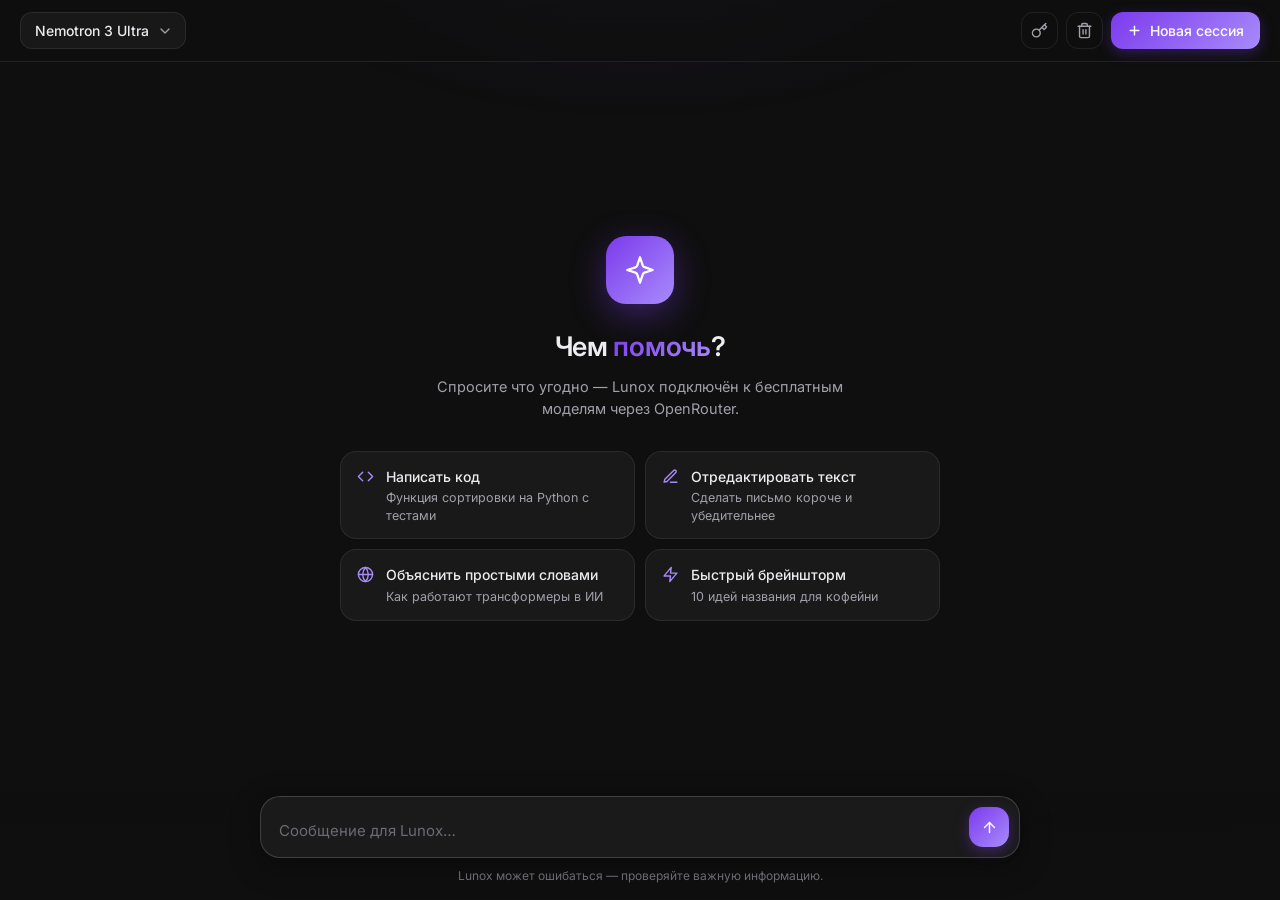
<file: ai/index.html>
<!DOCTYPE html>
<html lang="ru">
<head>
<meta charset="UTF-8">
<meta name="viewport" content="width=device-width, initial-scale=1.0">
<title>Lunox AI — чат</title>
<!--
  ============================================================
  Lunox AI — одностраничный AI-чат (только вёрстка, без JS)
  ------------------------------------------------------------
  Что нужно дописать на JS (помечено комментариями [JS]):
  1. Авто-высота textarea (сейчас rows="1", фикс. min/max-height).
  2. Переключение кнопок «Отправить» ↔ «Стоп» (класс .is-hidden).
  3. Показ/скрытие экрана приветствия (.welcome) и ленты (.messages).
  4. Показ индикатора «печатает» (.typing) во время генерации.
  5. Копирование ответа (кнопки .msg-action).
  6. Очистка истории, сохранение API-ключа, реальные запросы.
  ------------------------------------------------------------
  Уже работает без JS:
  • Выбор модели — bottom sheet (JS); старые таблетки скрыты (.pill--hidden).
  • Модальное окно настроек — на checkbox (label[for]).
  ============================================================
-->
<link rel="preconnect" href="https://fonts.googleapis.com">
<link rel="preconnect" href="https://fonts.gstatic.com" crossorigin>
<link href="https://fonts.googleapis.com/css2?family=Inter:wght@400;500;600;700&display=swap" rel="stylesheet">
<style>
  :root{
    --bg:            #0f0f0f;
    --surface:       #1a1a1a;
    --surface-2:     #222225;
    --glass:         rgba(255,255,255,.045);
    --glass-strong:  rgba(255,255,255,.07);
    --border:        rgba(255,255,255,.08);
    --border-strong: rgba(255,255,255,.16);
    --text:          #ececf1;
    --text-2:        #a1a1aa;
    --text-3:        #6b6b74;
    --accent:        #7c3aed;
    --accent-2:      #a78bfa;
    --accent-soft:   rgba(124,58,237,.14);
    --accent-border: rgba(167,139,250,.35);
    --radius-lg:     20px;
    --radius-md:     16px;
    --grad:          linear-gradient(135deg,#7c3aed 0%,#a78bfa 100%);
    --grad-soft:     linear-gradient(135deg,rgba(124,58,237,.32),rgba(167,139,250,.16));
    --content-w:     760px;
    --ease:          cubic-bezier(.22,.8,.3,1);
  }

  *{ margin:0; padding:0; box-sizing:border-box; }

  /* Без синих вспышек при тапе (Android/Chrome); кольцо фокуса — только для клавиатуры */
  *{ -webkit-tap-highlight-color:transparent; }
  button, a, [role="button"]{ -webkit-tap-highlight-color:transparent; }
  button:focus, a:focus, [role="button"]:focus{ outline:none; }
  button:focus-visible, a:focus-visible, [role="button"]:focus-visible{ outline:none; box-shadow:0 0 0 2px rgba(124,58,237,.4); }
  .send-btn:focus-visible{ box-shadow:0 0 0 2px rgba(124,58,237,.4), 0 4px 14px rgba(124,58,237,.35); }
  .btn-primary:focus-visible{ box-shadow:0 0 0 2px rgba(124,58,237,.4), 0 4px 14px rgba(124,58,237,.30); }
  html,body{ height:100%; }

  body{
    font-family:'Inter',-apple-system,'Segoe UI',Roboto,'Helvetica Neue',Arial,sans-serif;
    background:var(--bg);
    color:var(--text);
    font-size:15px;
    line-height:1.55;
    -webkit-font-smoothing:antialiased;
    overflow:hidden;
  }

  /* Тонкое фиолетовое свечение фона */
  body::before{
    content:"";
    position:fixed; inset:0;
    background:
      radial-gradient(600px 300px at 50% -10%, rgba(124,58,237,.10), transparent 70%),
      radial-gradient(500px 260px at 85% 110%, rgba(124,58,237,.06), transparent 70%);
    pointer-events:none;
    z-index:0;
  }

  ::selection{ background:rgba(124,58,237,.4); }

  .is-hidden{ display:none !important; }

  /* Блоки кода в ответах ИИ (новые элементы, существующий визуал не затронут) */
  .bubble pre{ margin:10px 0 2px; padding:12px 14px; background:var(--bg); border:1px solid var(--border); border-radius:12px; overflow-x:auto; font:13px/1.5 ui-monospace,SFMono-Regular,Menlo,Consolas,monospace; white-space:pre; }
  .bubble pre:first-child{ margin-top:0; }
  .bubble pre + p{ margin-top:10px; }
  .bubble pre code{ font:inherit; }

  .visually-hidden{
    position:absolute; width:1px; height:1px;
    clip-path:inset(50%); overflow:hidden; white-space:nowrap;
  }

  /* ============================== КАРКАС ============================== */
  .app{
    position:relative; z-index:1;
    height:100dvh;
    display:flex; flex-direction:column;
  }

  /* ============================== ШАПКА ============================== */
  .topbar{
    display:flex; align-items:center; justify-content:space-between;
    gap:12px;
    padding:12px 20px;
    border-bottom:1px solid var(--border);
    background:rgba(15,15,15,.75);
    backdrop-filter:blur(14px);
    -webkit-backdrop-filter:blur(14px);
  }

  .brand{ display:flex; align-items:center; gap:11px; text-decoration:none; color:inherit; }
  .brand-mark{
    width:34px; height:34px; flex:none;
    display:grid; place-items:center;
    background:var(--grad);
    border-radius:11px;
    box-shadow:0 4px 16px rgba(124,58,237,.35);
    color:#fff;
  }
  .brand-mark svg{ width:18px; height:18px; }
  .brand-name{ font-weight:600; font-size:16px; letter-spacing:.2px; }
  .brand-name span{ color:var(--accent-2); }

  .topbar-actions{ display:flex; align-items:center; gap:8px; }

  .icon-btn{
    width:37px; height:37px; flex:none;
    display:grid; place-items:center;
    background:transparent;
    border:1px solid var(--border);
    border-radius:12px;
    color:var(--text-2);
    cursor:pointer;
    transition:background .2s var(--ease), color .2s var(--ease), border-color .2s var(--ease), transform .15s var(--ease);
  }
  .icon-btn:hover{ background:var(--glass-strong); color:var(--text); border-color:var(--border-strong); }
  .icon-btn:active{ transform:scale(.94); }
  .icon-btn svg{ width:17px; height:17px; }
  .icon-btn.danger:hover{ color:#f87171; border-color:rgba(248,113,113,.35); background:rgba(248,113,113,.08); }

  .btn-primary{
    display:inline-flex; align-items:center; gap:8px;
    height:37px; padding:0 16px;
    font:inherit; font-weight:500; font-size:14px;
    color:#fff;
    background:var(--grad);
    border:none; border-radius:12px;
    cursor:pointer;
    box-shadow:0 4px 14px rgba(124,58,237,.30);
    transition:filter .2s var(--ease), box-shadow .2s var(--ease), transform .15s var(--ease);
  }
  .btn-primary:hover{ filter:brightness(1.12); box-shadow:0 6px 20px rgba(124,58,237,.42); }
  .btn-primary:active{ transform:scale(.97); }
  .btn-primary svg{ width:15px; height:15px; }

  /* ====================== ВЫБОР МОДЕЛИ (таблетки) ====================== */
  .model-bar{
    display:flex; align-items:center; justify-content:center; gap:8px;
    padding:12px 20px 4px;
    max-width:var(--content-w);
    width:100%;
    margin:0 auto;
    overflow-x:auto;
    scrollbar-width:none;
  }
  .model-bar::-webkit-scrollbar{ display:none; }

  .model-bar input{ position:absolute; opacity:0; pointer-events:none; }

  .model-pill{
    display:inline-flex; align-items:center; gap:7px;
    padding:7px 15px;
    font-size:13.5px; font-weight:500;
    color:var(--text-2);
    background:var(--glass);
    border:1px solid var(--border);
    border-radius:999px;
    cursor:pointer;
    white-space:nowrap;
    user-select:none;
    transition:all .2s var(--ease);
  }
  .model-pill::before{
    content:"";
    width:6px; height:6px; border-radius:50%;
    background:var(--text-3);
    transition:all .2s var(--ease);
  }
  .model-pill:hover{ color:var(--text); border-color:var(--border-strong); background:var(--glass-strong); }
  .model-bar input:checked + .model-pill{
    color:var(--accent-2);
    background:var(--accent-soft);
    border-color:var(--accent-border);
  }
  .model-bar input:checked + .model-pill::before{
    background:var(--accent-2);
    box-shadow:0 0 8px rgba(167,139,250,.8);
  }
  .model-bar input:focus-visible + .model-pill{ outline:2px solid var(--accent-2); outline-offset:2px; }

  /* Старые таблетки остаются в HTML «на будущее», но не показываются */
  .pill--hidden{ display:none; }
  .brand--hidden{ display:none; }

  /* ====================== КНОПКА ВЫБОРА МОДЕЛИ ====================== */
  .model-picker{
    display:inline-flex; align-items:center; gap:8px;
    min-width:0; height:37px; padding:0 12px 0 14px;
    font:inherit; font-size:14px; font-weight:500; color:var(--text);
    background:var(--glass);
    border:1px solid var(--border); border-radius:12px;
    cursor:pointer;
    transition:background .2s var(--ease), border-color .2s var(--ease), transform .15s var(--ease);
  }
  .model-picker:hover{ background:var(--glass-strong); border-color:var(--border-strong); }
  .model-picker:active{ transform:scale(.97); }
  .model-picker-name{ min-width:0; overflow:hidden; text-overflow:ellipsis; white-space:nowrap; }
  .model-picker svg{ width:16px; height:16px; flex:none; color:var(--text-2); transition:transform .3s var(--ease); }
  .model-picker[aria-expanded="true"] svg{ transform:rotate(180deg); }
  .topbar-actions{ flex:none; }

  /* ====================== BOTTOM SHEET: ВЫБОР МОДЕЛИ ====================== */
  .sheet{ position:fixed; inset:0; z-index:60; visibility:hidden; pointer-events:none; transition:visibility 0s linear .4s; }
  .sheet.is-open{ visibility:visible; pointer-events:auto; transition-delay:0s; }
  .sheet-overlay{ position:absolute; inset:0; background:rgba(0,0,0,.6); opacity:0; touch-action:none; transition:opacity .4s cubic-bezier(.16,1,.3,1); }
  .sheet.is-open .sheet-overlay{ opacity:1; }

  .sheet-panel{
    position:absolute; left:0; right:0; bottom:var(--kb,0px);
    width:100%; max-width:560px; margin:0 auto;
    max-height:min(82dvh, 680px, calc(var(--vvh,100dvh) - 16px));
    display:flex; flex-direction:column;
    background:#1a1a1a;
    border:1px solid var(--border-strong); border-bottom:none;
    border-radius:20px 20px 0 0;
    padding-bottom:env(safe-area-inset-bottom,0px);
    box-shadow:0 -12px 50px rgba(0,0,0,.5);
    transform:translateY(100%);
    transition:transform .4s cubic-bezier(.16,1,.3,1);
    outline:none;
  }
  .sheet.is-open .sheet-panel{ transform:translateY(0); }
  .sheet-panel.is-dragging{ transition:none; }

  .sheet-drag{ flex:none; touch-action:none; }
  .sheet-handle{ display:block; width:40px; height:4px; margin:10px auto 6px; border-radius:2px; background:rgba(255,255,255,.22); }
  .sheet-title{ font-size:17px; font-weight:600; padding:4px 20px 12px; }
  .sheet-search{ flex:none; margin:0 16px 12px; }
  .sheet-search input{ -webkit-appearance:none; appearance:none; }

  .sheet-list{
    flex:1 1 auto; min-height:0;
    list-style:none;
    display:flex; flex-direction:column; gap:8px;
    padding:0 16px 16px;
    overflow-y:auto; overscroll-behavior:contain;
    scrollbar-width:thin; scrollbar-color:rgba(255,255,255,.14) transparent;
  }
  .model-card{
    width:100%;
    display:flex; align-items:center; gap:12px;
    padding:12px 14px; text-align:left;
    font:inherit; color:var(--text);
    background:var(--glass);
    border:1px solid var(--border); border-radius:14px;
    cursor:pointer;
    transition:background .2s var(--ease), border-color .2s var(--ease), transform .15s var(--ease);
  }
  .model-card:hover{ background:var(--glass-strong); border-color:var(--border-strong); }
  .model-card:active{ transform:scale(.985); }
  .model-card[aria-selected="true"]{ background:var(--accent-soft); border-color:#7c3aed; }
  .model-card-text{ flex:1; min-width:0; display:flex; flex-direction:column; gap:2px; }
  .model-card-name{ font-size:15px; font-weight:500; }
  .model-card-desc{ font-size:12.5px; color:var(--text-2); overflow:hidden; text-overflow:ellipsis; white-space:nowrap; }
  .model-card-check{
    width:22px; height:22px; flex:none;
    display:grid; place-items:center;
    border-radius:50%; background:#7c3aed; color:#fff;
    opacity:0; transform:scale(.6);
    transition:opacity .2s var(--ease), transform .25s var(--ease);
  }
  .model-card-check svg{ width:13px; height:13px; }
  .model-card[aria-selected="true"] .model-card-check{ opacity:1; transform:scale(1); }
  .sheet-empty{ padding:28px 0; text-align:center; font-size:13.5px; color:var(--text-3); }

  /* ============================== ЧАТ ============================== */
  .chat{
    flex:1;
    overflow-y:auto;
    scroll-behavior:smooth;
    padding:20px 20px 28px;
    scrollbar-width:thin;
    scrollbar-color:rgba(255,255,255,.14) transparent;
  }
  .chat::-webkit-scrollbar{ width:6px; }
  .chat::-webkit-scrollbar-thumb{ background:rgba(255,255,255,.14); border-radius:3px; }
  .chat::-webkit-scrollbar-track{ background:transparent; }

  /* ---------- Приветствие (пустой чат) ---------- */
  .welcome{
    max-width:var(--content-w);
    margin:0 auto;
    min-height:100%;
    display:flex; flex-direction:column;
    align-items:center; justify-content:center;
    text-align:center;
    padding:24px 0 8px;
    animation:msg-in .5s var(--ease) both;
  }
  .welcome-logo{
    width:68px; height:68px;
    display:grid; place-items:center;
    background:var(--grad);
    border-radius:20px;
    box-shadow:0 10px 34px rgba(124,58,237,.40);
    color:#fff;
    margin-bottom:22px;
  }
  .welcome-logo svg{ width:34px; height:34px; }
  .welcome h1{
    font-size:27px; font-weight:600; letter-spacing:-.3px;
    margin-bottom:8px;
  }
  .welcome h1 em{
    font-style:normal;
    background:var(--grad);
    -webkit-background-clip:text; background-clip:text;
    -webkit-text-fill-color:transparent;
  }
  .welcome-sub{ color:var(--text-2); font-size:14.5px; margin-bottom:30px; max-width:420px; }

  .quick-prompts{
    display:grid;
    grid-template-columns:repeat(2,minmax(0,1fr));
    gap:10px;
    width:100%;
    max-width:600px;
  }
  .quick-btn{
    display:flex; align-items:flex-start; gap:12px;
    padding:14px 16px;
    text-align:left;
    font:inherit;
    background:var(--glass);
    border:1px solid var(--border);
    border-radius:var(--radius-md);
    color:var(--text);
    cursor:pointer;
    transition:all .2s var(--ease);
  }
  .quick-btn:hover{
    background:var(--accent-soft);
    border-color:var(--accent-border);
    transform:translateY(-2px);
  }
  .quick-btn svg{ width:17px; height:17px; flex:none; margin-top:2px; color:var(--accent-2); }
  .quick-btn b{ display:block; font-weight:500; font-size:14px; margin-bottom:2px; }
  .quick-btn small{ display:block; font-size:12.5px; color:var(--text-2); line-height:1.4; }

  /* ---------- Лента сообщений ---------- */
  .messages{
    max-width:var(--content-w);
    margin:0 auto;
    display:flex; flex-direction:column;
    gap:22px;
  }

  .msg{ display:flex; gap:12px; animation:msg-in .38s var(--ease) both; }
  .msg:nth-child(2){ animation-delay:.06s; }
  .msg:nth-child(3){ animation-delay:.12s; }
  .msg:nth-child(4){ animation-delay:.18s; }

  @keyframes msg-in{
    from{ opacity:0; transform:translateY(10px); }
    to  { opacity:1; transform:translateY(0); }
  }

  .msg-avatar{
    width:30px; height:30px; flex:none;
    display:grid; place-items:center;
    background:var(--grad);
    border-radius:10px;
    color:#fff;
    margin-top:2px;
  }
  .msg-avatar svg{ width:15px; height:15px; }

  .msg-body{ min-width:0; display:flex; flex-direction:column; gap:6px; }

  .msg-meta{
    display:flex; align-items:center; gap:8px;
    font-size:12px; color:var(--text-3);
  }
  .msg-meta b{ color:var(--text-2); font-weight:500; }

  .bubble{
    padding:12px 16px;
    border-radius:var(--radius-lg);
    font-size:14.5px;
    overflow-wrap:anywhere;
  }

  /* Ответ ИИ — слева, стекло */
  .msg.ai .bubble{
    background:var(--glass);
    backdrop-filter:blur(12px);
    -webkit-backdrop-filter:blur(12px);
    border:1px solid var(--border);
    border-top-left-radius:6px;
    color:var(--text);
  }
  .msg.ai .bubble p + p{ margin-top:10px; }

  /* Сообщение пользователя — справа, градиент */
  .msg.user{ justify-content:flex-end; }
  .msg.user .msg-body{ align-items:flex-end; max-width:78%; }
  .msg.user .bubble{
    background:var(--grad-soft);
    border:1px solid var(--accent-border);
    border-bottom-right-radius:6px;
    color:#f3efff;
  }

  /* Действия под ответом ИИ (копировать и т.п.) */
  .msg-actions{
    display:flex; gap:4px;
    opacity:0;
    transition:opacity .2s var(--ease);
  }
  .msg:hover .msg-actions{ opacity:1; }
  .msg-action{
    display:inline-flex; align-items:center; gap:6px;
    padding:5px 9px;
    font:inherit; font-size:12px;
    color:var(--text-3);
    background:transparent;
    border:none; border-radius:8px;
    cursor:pointer;
    transition:all .18s var(--ease);
  }
  .msg-action:hover{ color:var(--text); background:var(--glass-strong); }
  .msg-action svg{ width:13.5px; height:13.5px; }

  /* ---------- Индикатор «печатает…» ---------- */
  .typing{
    display:inline-flex; align-items:center; gap:10px;
    padding:13px 18px;
    background:var(--glass);
    border:1px solid var(--border);
    border-radius:var(--radius-lg);
    border-top-left-radius:6px;
    width:fit-content;
  }
  .typing-dots{ display:flex; gap:5px; }
  .typing-dots i{
    width:7px; height:7px; border-radius:50%;
    background:var(--accent-2);
    animation:pulse-dot 1.2s ease-in-out infinite;
  }
  .typing-dots i:nth-child(2){ animation-delay:.15s; }
  .typing-dots i:nth-child(3){ animation-delay:.3s; }
  .typing-text{ font-size:13px; color:var(--text-3); animation:pulse-text 1.6s ease-in-out infinite; }

  @keyframes pulse-dot{
    0%,60%,100%{ opacity:.3; transform:translateY(0); }
    30%{ opacity:1; transform:translateY(-3px); }
  }
  @keyframes pulse-text{ 0%,100%{opacity:.55;} 50%{opacity:1;} }

  /* ============================== ВВОД ============================== */
  .composer{
    padding:10px 20px 14px;
    background:linear-gradient(to top, var(--bg) 55%, transparent);
  }
  .composer-inner{ max-width:var(--content-w); margin:0 auto; }

  .composer-box{
    display:flex; align-items:flex-end; gap:10px;
    padding:10px 10px 10px 18px;
    background:var(--surface);
    border:1px solid var(--border-strong);
    border-radius:var(--radius-lg);
    box-shadow:0 8px 30px rgba(0,0,0,.35);
    transition:border-color .2s var(--ease), box-shadow .2s var(--ease);
  }
  .composer-box:focus-within{
    border-color:var(--accent-border);
    box-shadow:0 0 0 3px rgba(124,58,237,.15), 0 8px 30px rgba(0,0,0,.35);
  }

  .composer-box textarea{
    flex:1;
    background:transparent;
    border:none; outline:none; resize:none;
    font:inherit; font-size:15px; line-height:1.5;
    color:var(--text);
    min-height:24px; max-height:180px;   /* [JS] авто-высота: пересчитывать height по scrollHeight */
    padding:5px 0;
  }
  .composer-box textarea::placeholder{ color:var(--text-3); }

  .composer-actions{ display:flex; align-items:center; gap:8px; }

  .send-btn{
    width:40px; height:40px; flex:none;
    display:grid; place-items:center;
    background:var(--grad);
    border:none; border-radius:14px;
    color:#fff; cursor:pointer;
    box-shadow:0 4px 14px rgba(124,58,237,.35);
    transition:filter .2s var(--ease), box-shadow .2s var(--ease), transform .15s var(--ease);
  }
  .send-btn:hover{ filter:brightness(1.12); box-shadow:0 6px 20px rgba(124,58,237,.5); transform:translateY(-1px); }
  .send-btn:active{ transform:scale(.93); }
  .send-btn svg{ width:17px; height:17px; }

  /* Кнопка «Стоп» — показывать во время генерации, .send-btn при этом скрывать */
  .stop-btn{
    width:40px; height:40px; flex:none;
    display:grid; place-items:center;
    background:var(--glass-strong);
    border:1px solid var(--border-strong);
    border-radius:14px;
    color:var(--text); cursor:pointer;
    transition:all .2s var(--ease);
  }
  .stop-btn:hover{ background:rgba(248,113,113,.12); border-color:rgba(248,113,113,.4); color:#f87171; }
  .stop-btn:active{ transform:scale(.93); }
  .stop-btn svg{ width:15px; height:15px; }

  .composer-hint{
    text-align:center;
    font-size:12px;
    color:var(--text-3);
    margin-top:9px;
  }

  /* ====================== МОДАЛКА НАСТРОЕК (без JS) ====================== */
  .modal{ position:fixed; inset:0; z-index:50; display:grid; place-items:center; padding:20px;
    visibility:hidden; opacity:0; transition:opacity .25s var(--ease), visibility .25s; }
  .modal-overlay{ position:absolute; inset:0; background:rgba(0,0,0,.6); backdrop-filter:blur(6px); cursor:pointer; }

  .modal-card{
    position:relative;
    width:100%; max-width:420px;
    background:var(--surface);
    border:1px solid var(--border-strong);
    border-radius:var(--radius-lg);
    padding:22px;
    box-shadow:0 24px 70px rgba(0,0,0,.55);
    transform:translateY(12px) scale(.98);
    transition:transform .25s var(--ease);
  }
  #settings-toggle:checked ~ .modal{ visibility:visible; opacity:1; }
  #settings-toggle:checked ~ .modal .modal-card{ transform:translateY(0) scale(1); }

  .modal-head{ display:flex; align-items:center; justify-content:space-between; margin-bottom:18px; }
  .modal-head h2{ font-size:17px; font-weight:600; }

  .field-label{ display:block; font-size:13px; font-weight:500; color:var(--text-2); margin-bottom:8px; }
  .field{
    display:flex; align-items:center; gap:10px;
    padding:0 14px; height:44px;
    background:var(--bg);
    border:1px solid var(--border);
    border-radius:12px;
    transition:border-color .2s var(--ease);
  }
  .field:focus-within{ border-color:var(--accent-border); }
  .field svg{ width:15px; height:15px; color:var(--text-3); flex:none; }
  .field input{
    flex:1; min-width:0;
    background:transparent; border:none; outline:none;
    font:inherit; font-size:14px; color:var(--text);
  }
  .field input::placeholder{ color:var(--text-3); }
  .field-hint{ font-size:12.5px; color:var(--text-3); margin-top:8px; }
  .field-hint a{ color:var(--accent-2); text-decoration:none; }
  .field-hint a:hover{ text-decoration:underline; }

  .modal-actions{ display:flex; justify-content:flex-end; gap:10px; margin-top:22px; }
  .btn-ghost{
    height:37px; padding:0 16px;
    font:inherit; font-size:14px; font-weight:500;
    color:var(--text-2);
    background:transparent;
    border:1px solid var(--border);
    border-radius:12px; cursor:pointer;
    transition:all .2s var(--ease);
    display:inline-flex; align-items:center;
  }
  .btn-ghost:hover{ color:var(--text); background:var(--glass-strong); }

  /* ============================== АДАПТИВ ============================== */
  @media (max-width:640px){
    .topbar{ padding:10px 14px; }
    .brand-name{ font-size:15px; }
    .btn-primary{ padding:0 12px; }
    .btn-primary .btn-label{ display:none; }   /* «Новая сессия» → только иконка */

    .model-bar{ padding:10px 14px 2px; gap:6px; justify-content:flex-start; }
    .model-pill{ padding:6px 13px; font-size:13px; }

    .chat{ padding:16px 14px 22px; }
    .welcome h1{ font-size:23px; }
    .welcome-logo{ width:58px; height:58px; border-radius:17px; }
    .welcome-logo svg{ width:28px; height:28px; }
    .quick-prompts{ grid-template-columns:1fr; }

    .msg.user .msg-body{ max-width:88%; }

    .composer{ padding:8px 12px 10px; }
    .composer-hint{ font-size:11px; }
  }

  @media (prefers-reduced-motion:reduce){
    *,*::before,*::after{ animation-duration:.01ms !important; transition-duration:.01ms !important; }
    .chat{ scroll-behavior:auto; }
  }
</style>
</head>
<body>

<!-- Переключатель модалки настроек (checkbox-хак, JS не нужен) -->
<input type="checkbox" id="settings-toggle" class="visually-hidden">

<div class="app">

  <!-- ==================== ШАПКА ==================== -->
  <header class="topbar">
    <!-- Выбор модели: открывает bottom sheet -->
    <button class="model-picker" id="model-picker" type="button" title="Выбор модели" aria-haspopup="dialog" aria-expanded="false" aria-controls="model-sheet">
      <span class="model-picker-name" id="model-picker-name">Nemotron 3 Ultra</span>
      <svg viewBox="0 0 24 24" fill="none" stroke="currentColor" stroke-width="2" stroke-linecap="round" stroke-linejoin="round" aria-hidden="true"><polyline points="6 9 12 15 18 9"/></svg>
    </button>

    <a class="brand brand--hidden" href="#">
      <span class="brand-mark" aria-hidden="true">
        <svg viewBox="0 0 24 24" fill="none" stroke="currentColor" stroke-width="1.8" stroke-linecap="round" stroke-linejoin="round">
          <path d="M12 3l1.9 5.7a2 2 0 0 0 1.3 1.3L21 12l-5.8 1.9a2 2 0 0 0-1.3 1.3L12 21l-1.9-5.8a2 2 0 0 0-1.3-1.3L3 12l5.8-1.9a2 2 0 0 0 1.3-1.3L12 3z"/>
        </svg>
      </span>
      <span class="brand-name">Lunox<span> AI</span></span>
    </a>

    <div class="topbar-actions">
      <!-- Настройки (API-ключ) — открывает модалку -->
      <label for="settings-toggle" class="icon-btn" title="Настройки API" role="button" tabindex="0" aria-label="Настройки API">
        <svg viewBox="0 0 24 24" fill="none" stroke="currentColor" stroke-width="2" stroke-linecap="round" stroke-linejoin="round">
          <path d="M21 2l-2 2m-7.61 7.61a5.5 5.5 0 1 1-7.778 7.778 5.5 5.5 0 0 1 7.777-7.777zm0 0L15.5 7.5m0 0l3 3L22 7l-3-3m-3.5 3.5L19 4"/>
        </svg>
      </label>
      <!-- [JS] Очистка истории -->
      <button class="icon-btn danger" type="button" title="Очистить историю" aria-label="Очистить историю">
        <svg viewBox="0 0 24 24" fill="none" stroke="currentColor" stroke-width="2" stroke-linecap="round" stroke-linejoin="round">
          <path d="M3 6h18"/><path d="M19 6v14a2 2 0 0 1-2 2H7a2 2 0 0 1-2-2V6m3 0V4a2 2 0 0 1 2-2h4a2 2 0 0 1 2 2v2"/>
          <line x1="10" y1="11" x2="10" y2="17"/><line x1="14" y1="11" x2="14" y2="17"/>
        </svg>
      </button>
      <!-- [JS] Новая сессия -->
      <button class="btn-primary" type="button">
        <svg viewBox="0 0 24 24" fill="none" stroke="currentColor" stroke-width="2.2" stroke-linecap="round" stroke-linejoin="round">
          <line x1="12" y1="5" x2="12" y2="19"/><line x1="5" y1="12" x2="19" y2="12"/>
        </svg>
        <span class="btn-label">Новая сессия</span>
      </button>
    </div>
  </header>

  <!-- ====== СТАРЫЕ ТАБЛЕТКИ (скрыты .pill--hidden, оставлены на будущее; слаги в JS не используются) ====== -->
  <div class="model-bar pill--hidden" role="radiogroup" aria-label="Выбор модели">
    <input class="pill--hidden" type="radio" name="model" id="m-deepseek" checked>
    <label class="model-pill pill--hidden" for="m-deepseek">DeepSeek</label>

    <input class="pill--hidden" type="radio" name="model" id="m-gemini">
    <label class="model-pill pill--hidden" for="m-gemini">Gemini</label>

    <input class="pill--hidden" type="radio" name="model" id="m-qwen">
    <label class="model-pill pill--hidden" for="m-qwen">Qwen</label>

    <input class="pill--hidden" type="radio" name="model" id="m-llama">
    <label class="model-pill pill--hidden" for="m-llama">Llama</label>

    <input class="pill--hidden" type="radio" name="model" id="m-mistral">
    <label class="model-pill pill--hidden" for="m-mistral">Mistral</label>
  </div>

  <!-- ==================== ИСТОРИЯ ЧАТА ==================== -->
  <main class="chat" id="chat">

    <!-- Приветствие при пустом чате.
         [JS] Скрывать (класс .is-hidden), когда в ленте есть сообщения. -->
    <section class="welcome" id="welcome">
      <div class="welcome-logo" aria-hidden="true">
        <svg viewBox="0 0 24 24" fill="none" stroke="currentColor" stroke-width="1.6" stroke-linecap="round" stroke-linejoin="round">
          <path d="M12 3l1.9 5.7a2 2 0 0 0 1.3 1.3L21 12l-5.8 1.9a2 2 0 0 0-1.3 1.3L12 21l-1.9-5.8a2 2 0 0 0-1.3-1.3L3 12l5.8-1.9a2 2 0 0 0 1.3-1.3L12 3z"/>
        </svg>
      </div>
      <h1>Чем <em>помочь</em>?</h1>
      <p class="welcome-sub">Спросите что угодно — Lunox подключён к бесплатным моделям через OpenRouter.</p>

      <!-- Быстрые запросы -->
      <div class="quick-prompts">
        <button class="quick-btn" type="button">
          <svg viewBox="0 0 24 24" fill="none" stroke="currentColor" stroke-width="2" stroke-linecap="round" stroke-linejoin="round">
            <polyline points="16 18 22 12 16 6"/><polyline points="8 6 2 12 8 18"/>
          </svg>
          <span><b>Написать код</b><small>Функция сортировки на Python с тестами</small></span>
        </button>
        <button class="quick-btn" type="button">
          <svg viewBox="0 0 24 24" fill="none" stroke="currentColor" stroke-width="2" stroke-linecap="round" stroke-linejoin="round">
            <path d="M12 20h9"/><path d="M16.5 3.5a2.121 2.121 0 0 1 3 3L7 19l-4 1 1-4L16.5 3.5z"/>
          </svg>
          <span><b>Отредактировать текст</b><small>Сделать письмо короче и убедительнее</small></span>
        </button>
        <button class="quick-btn" type="button">
          <svg viewBox="0 0 24 24" fill="none" stroke="currentColor" stroke-width="2" stroke-linecap="round" stroke-linejoin="round">
            <circle cx="12" cy="12" r="10"/><path d="M2 12h20"/><path d="M12 2a15.3 15.3 0 0 1 4 10 15.3 15.3 0 0 1-4 10 15.3 15.3 0 0 1-4-10 15.3 15.3 0 0 1 4-10z"/>
          </svg>
          <span><b>Объяснить простыми словами</b><small>Как работают трансформеры в ИИ</small></span>
        </button>
        <button class="quick-btn" type="button">
          <svg viewBox="0 0 24 24" fill="none" stroke="currentColor" stroke-width="2" stroke-linecap="round" stroke-linejoin="round">
            <polygon points="13 2 3 14 12 14 11 22 21 10 12 10 13 2"/>
          </svg>
          <span><b>Быстрый брейншторм</b><small>10 идей названия для кофейни</small></span>
        </button>
      </div>
    </section>

    <!-- Лента сообщений: заполняется скриптом -->
    <div class="messages is-hidden" id="messages" aria-live="polite"></div>
  </main>

  <!-- ==================== ПОЛЕ ВВОДА ==================== -->
  <footer class="composer">
    <div class="composer-inner">
      <div class="composer-box">
        <textarea id="input" rows="1" placeholder="Сообщение для Lunox…" aria-label="Сообщение для Lunox"></textarea>
        <div class="composer-actions">
          <!-- Кнопка «Стоп»: [JS] показывать во время генерации, скрывая .send-btn -->
          <button class="stop-btn is-hidden" type="button" title="Остановить генерацию" aria-label="Остановить генерацию">
            <svg viewBox="0 0 24 24" fill="currentColor" stroke="currentColor" stroke-width="1" stroke-linejoin="round">
              <rect x="6" y="6" width="12" height="12" rx="2.5"/>
            </svg>
          </button>
          <!-- [JS] Отправка сообщения -->
          <button class="send-btn" type="button" title="Отправить" aria-label="Отправить сообщение">
            <svg viewBox="0 0 24 24" fill="none" stroke="currentColor" stroke-width="2" stroke-linecap="round" stroke-linejoin="round">
              <line x1="12" y1="19" x2="12" y2="5"/><polyline points="5 12 12 5 19 12"/>
            </svg>
          </button>
        </div>
      </div>
      <p class="composer-hint">Lunox может ошибаться — проверяйте важную информацию.</p>
    </div>
  </footer>

</div><!-- /.app -->

<!-- ==================== МОДАЛКА: НАСТРОЙКИ API ==================== -->
<div class="modal" role="dialog" aria-modal="true" aria-labelledby="settings-title">
  <label for="settings-toggle" class="modal-overlay" aria-label="Закрыть"></label>
  <div class="modal-card">
    <div class="modal-head">
      <h2 id="settings-title">Настройки</h2>
      <label for="settings-toggle" class="icon-btn" role="button" tabindex="0" aria-label="Закрыть настройки">
        <svg viewBox="0 0 24 24" fill="none" stroke="currentColor" stroke-width="2" stroke-linecap="round" stroke-linejoin="round">
          <line x1="18" y1="6" x2="6" y2="18"/><line x1="6" y1="6" x2="18" y2="18"/>
        </svg>
      </label>
    </div>

    <label class="field-label" for="api-key">API-ключ OpenRouter</label>
    <div class="field">
      <svg viewBox="0 0 24 24" fill="none" stroke="currentColor" stroke-width="2" stroke-linecap="round" stroke-linejoin="round">
        <rect x="3" y="11" width="18" height="11" rx="2" ry="2"/><path d="M7 11V7a5 5 0 0 1 10 0v4"/>
      </svg>
      <input type="password" id="api-key" placeholder="sk-or-…" autocomplete="off" spellcheck="false">
    </div>
    <p class="field-hint">Ключ хранится только в вашем браузере. Получить: <a href="https://openrouter.ai/keys" target="_blank" rel="noopener">openrouter.ai/keys</a></p>

    <div class="modal-actions">
      <label for="settings-toggle" class="btn-ghost" role="button" tabindex="0">Отмена</label>
      <!-- [JS] Сохранение ключа (localStorage / state) -->
      <button class="btn-primary" type="button">Сохранить</button>
    </div>
  </div>
</div>

<!-- ==================== BOTTOM SHEET: ВЫБОР МОДЕЛИ ==================== -->
<div class="sheet" id="model-sheet" role="dialog" aria-modal="true" aria-labelledby="sheet-title">
  <div class="sheet-overlay" id="sheet-overlay"></div>
  <div class="sheet-panel" id="sheet-panel" tabindex="-1">
    <div class="sheet-drag">
      <span class="sheet-handle" aria-hidden="true"></span>
      <h2 class="sheet-title" id="sheet-title">Выбор модели</h2>
    </div>
    <div class="field sheet-search">
      <svg viewBox="0 0 24 24" fill="none" stroke="currentColor" stroke-width="2" stroke-linecap="round" stroke-linejoin="round" aria-hidden="true">
        <circle cx="11" cy="11" r="8"/><line x1="21" y1="21" x2="16.65" y2="16.65"/>
      </svg>
      <input type="search" id="model-search" placeholder="Поиск модели" aria-label="Поиск модели" autocomplete="off" spellcheck="false">
    </div>
    <ul class="sheet-list" id="model-list" role="listbox" aria-label="Модели"></ul>
  </div>
</div>

<script>
(function () {
  'use strict';

  /* ---------- хранилище ---------- */
  var LS_KEY = 'openrouter_key', LS_MODEL = 'active_model', LS_HIST = 'lunox_ai_history';
  function lsGet(k) { try { return localStorage.getItem(k); } catch (e) { return null; } }
  function lsSet(k, v) { try { localStorage.setItem(k, v); } catch (e) {} }
  function lsDel(k) { try { localStorage.removeItem(k); } catch (e) {} }
  function $(s) { return document.querySelector(s); }

  /* ---------- модели (bottom sheet) ---------- */
  /* Слаги: openrouter.ai/models, фильтр Free, сверено 2026-10-02. Chat only. */
  var MODELS = [
    { name: 'Nemotron 3 Ultra',       slug: 'nvidia/nemotron-3-ultra-550b-a55b:free',    desc: 'Флагман NVIDIA, 550B, контекст 1M' },
    { name: 'Nemotron 3 Super',       slug: 'nvidia/nemotron-3-super-120b-a12b:free',    desc: '120B MoE для агентов и рассуждений' },
    { name: 'Nemotron 3.5 Lightning', slug: 'nvidia/nemotron-3.5-lightning-30b-a3b:free',        desc: 'Быстрая MoE 30B, 3B активных' },
    { name: 'Nemotron 3 Nano Omni',   slug: 'nvidia/nemotron-3-nano-omni-30b-a3b:free', desc: 'Мультимодальная 30B-A3B с рассуждением' },
    { name: 'Qwen 3.8 27B',           slug: 'qwen/qwen3.8-27b:free',                     desc: 'Vision-language модель, код и агенты' },
    { name: 'Gemma 4 31B',            slug: 'google/gemma-4-31b-it:free',                desc: 'Google, 31B, 140+ языков, контекст 256K' },
    { name: 'Gemma 4 26B A4B',        slug: 'google/gemma-4-26b-a4b-it:free',            desc: 'Google MoE, 3.8B активных, быстрая' },
    { name: 'Llama 3.3 70B',          slug: 'meta-llama/llama-3.3-70b-instruct:free',    desc: 'Meta, 70B, диалог на 8 языках' }, /* нет в списке Free на 2026-10-02: вероятен 404 */
    { name: 'Apodex 1.1 Mini',        slug: 'openrouter/apodex-1.1-mini:free',               desc: 'Рассуждения для исследований и прогнозов' },
    { name: 'Ling 3.0 Flash Sante',   slug: 'inclusionai/ling-3.0-flash-sante:free',     desc: 'Медицинская MoE от inclusionAI' },
    { name: 'North Mini Code',        slug: 'cohere/north-mini-code:free',               desc: 'Агентная модель для кода от Cohere' },
    { name: 'Laguna S 2.1',           slug: 'poolside/laguna-s-2.1:free',                desc: 'Кодовый агент Poolside, 118B' },
    { name: 'Laguna XS 2.1',          slug: 'poolside/laguna-xs-2.1:free',               desc: 'Компактный кодовый агент Poolside' },
    { name: 'Dots3-Note Preview',     slug: 'dots-studio/dots3-note-preview:free',      desc: 'Лёгкая MoE семейства Dots 3, 512K' },
    { name: 'LFM2.5-2.6B',            slug: 'liquid/lfm2.5-2.6b:free',                  desc: 'Компактная модель Liquid AI, 2.6B' }
  ];
  var DEFAULT_MODEL = MODELS[0].slug;
  var activeSlug = DEFAULT_MODEL;

  function bySlug(slug) {
    for (var i = 0; i < MODELS.length; i++) if (MODELS[i].slug === slug) return MODELS[i];
    return null;
  }
  function activeModel() { return activeSlug; }
  function modelName(slug) {
    var m = bySlug(slug);
    return m ? m.name : (slug ? String(slug).split('/').pop().replace(/:free$/, '') : 'Lunox');
  }

  var pickerBtn = $('#model-picker'), pickerName = $('#model-picker-name');
  var sheet = $('#model-sheet'), panel = $('#sheet-panel'), list = $('#model-list'), search = $('#model-search');
  var lastFocus = null, drag = null;
  var ICON_CHECK = '<svg viewBox="0 0 24 24" fill="none" stroke="currentColor" stroke-width="3" stroke-linecap="round" stroke-linejoin="round" aria-hidden="true"><polyline points="20 6 9 17 4 12"/></svg>';

  /* Устаревший слаг из старой сборки -> модель по умолчанию */
  function setActive(slug) {
    var m = bySlug(slug) || bySlug(DEFAULT_MODEL);
    activeSlug = m.slug; lsSet(LS_MODEL, m.slug);
    pickerName.textContent = m.name;
  }
  setActive(lsGet(LS_MODEL));

  function renderList() {
    var q = search.value.trim().toLowerCase(), n = 0;
    list.textContent = '';
    MODELS.forEach(function (m) {
      if (q && (m.name + ' ' + m.desc + ' ' + m.slug).toLowerCase().indexOf(q) < 0) return;
      n++;
      var li = el('li'), b = el('button', 'model-card'), t = el('span', 'model-card-text'), c = el('span', 'model-card-check');
      li.setAttribute('role', 'presentation');
      b.type = 'button'; b.title = m.desc;
      b.setAttribute('role', 'option');
      b.setAttribute('data-slug', m.slug);
      b.setAttribute('aria-selected', m.slug === activeSlug ? 'true' : 'false');
      t.appendChild(el('span', 'model-card-name', m.name));
      t.appendChild(el('span', 'model-card-desc', m.desc));
      c.innerHTML = ICON_CHECK;
      b.appendChild(t); b.appendChild(c); li.appendChild(b); list.appendChild(li);
    });
    if (!n) list.appendChild(el('li', 'sheet-empty', 'Ничего не найдено'));
  }

  /* Клавиатура на мобильных: поднимаем шторку над ней */
  function fitSheet() {
    var vv = window.visualViewport;
    if (!vv || !sheet.classList.contains('is-open')) return;
    var zoomed = vv.scale && vv.scale > 1.01;
    sheet.style.setProperty('--kb', zoomed ? '0px' : Math.max(0, Math.round(window.innerHeight - vv.height - vv.offsetTop)) + 'px');
    sheet.style.setProperty('--vvh', zoomed ? '100dvh' : Math.round(vv.height) + 'px');
  }
  if (window.visualViewport) {
    window.visualViewport.addEventListener('resize', fitSheet);
    window.visualViewport.addEventListener('scroll', fitSheet);
  }

  function openSheet() {
    if (sheet.classList.contains('is-open')) return;
    lastFocus = document.activeElement;
    search.value = ''; renderList();
    sheet.classList.add('is-open');
    pickerBtn.setAttribute('aria-expanded', 'true');
    fitSheet();
    var act = list.querySelector('[aria-selected="true"]');
    if (act) list.scrollTop = act.getBoundingClientRect().top - list.getBoundingClientRect().top + list.scrollTop - 8;
    var fine = window.matchMedia && window.matchMedia('(hover:hover) and (pointer:fine)').matches;
    setTimeout(function () { (fine ? search : panel).focus({ preventScroll: true }); }, 60);
  }
  function closeSheet() {
    if (!sheet.classList.contains('is-open')) return;
    sheet.classList.remove('is-open');
    pickerBtn.setAttribute('aria-expanded', 'false');
    search.blur();
    if (lastFocus && lastFocus.focus) lastFocus.focus({ preventScroll: true });
  }

  pickerBtn.addEventListener('click', openSheet);
  $('#sheet-overlay').addEventListener('click', closeSheet);
  search.addEventListener('input', renderList);
  search.addEventListener('keydown', function (e) {
    if (e.key === 'Enter') { e.preventDefault(); var f = list.querySelector('.model-card'); if (f) f.click(); }
  });
  list.addEventListener('click', function (e) {
    var b = e.target.closest ? e.target.closest('.model-card') : null;
    if (!b) return;
    setActive(b.getAttribute('data-slug'));
    [].forEach.call(list.querySelectorAll('.model-card'), function (x) { x.setAttribute('aria-selected', x === b ? 'true' : 'false'); });
    setTimeout(closeSheet, 140);
  });

  /* Фокус не уходит за пределы шторки */
  panel.addEventListener('keydown', function (e) {
    if (e.key !== 'Tab') return;
    var f = panel.querySelectorAll('input, button');
    if (!f.length) return;
    var first = f[0], last = f[f.length - 1], a = document.activeElement;
    if (e.shiftKey && (a === first || a === panel)) { e.preventDefault(); last.focus(); }
    else if (!e.shiftKey && a === last) { e.preventDefault(); first.focus(); }
  });

  /* Свайп вниз: с заголовка или со списка, когда он прокручен к началу */
  panel.addEventListener('touchstart', function (e) {
    if (e.touches.length !== 1 || e.target === search) return;
    drag = { y: e.touches[0].clientY, t: Date.now(), dy: 0, on: false, inList: list.contains(e.target) };
  }, { passive: true });
  panel.addEventListener('touchmove', function (e) {
    if (!drag) return;
    var dy = e.touches[0].clientY - drag.y;
    if (!drag.on) {
      if (dy > 8 && (!drag.inList || list.scrollTop <= 0)) { drag.on = true; panel.classList.add('is-dragging'); }
      else { if (dy < -8 || (drag.inList && list.scrollTop > 0)) drag = null; return; }
    }
    if (e.cancelable) e.preventDefault();
    drag.dy = Math.max(0, dy);
    panel.style.transform = 'translateY(' + drag.dy + 'px)';
  }, { passive: false });
  function endDrag() {
    if (!drag) return;
    var d = drag; drag = null;
    if (!d.on) return;
    panel.classList.remove('is-dragging'); panel.style.transform = '';
    if (d.dy > 110 || d.dy / Math.max(1, Date.now() - d.t) > 0.55) closeSheet();
  }
  panel.addEventListener('touchend', endDrag);
  panel.addEventListener('touchcancel', endDrag);

  /* ---------- модалка API-ключа ---------- */
  var toggle = $('#settings-toggle'), keyInput = $('#api-key'), saveBtn = $('.modal-actions .btn-primary');

  function getKey() { return (lsGet(LS_KEY) || '').trim(); }
  function maskKey(k) { return k.length > 12 ? k.slice(0, 6) + '••••••••' + k.slice(-4) : '••••••••'; }

  function syncModal() {
    keyInput.value = '';
    if (toggle.checked) {
      var k = getKey();
      keyInput.placeholder = k ? maskKey(k) : 'sk-or-…';
      setTimeout(function () { keyInput.focus(); }, 80);
    }
  }
  function openModal() { toggle.checked = true; syncModal(); }
  function closeModal() { toggle.checked = false; syncModal(); }

  toggle.addEventListener('change', syncModal);
  saveBtn.addEventListener('click', function () {
    var v = keyInput.value.trim();
    if (v) { lsSet(LS_KEY, v); closeModal(); }
    else if (getKey()) { closeModal(); }
    else { keyInput.focus(); }
  });
  keyInput.addEventListener('keydown', function (e) {
    if (e.key === 'Enter') { e.preventDefault(); saveBtn.click(); }
  });
  document.addEventListener('keydown', function (e) {
    if (e.key === 'Escape' && sheet.classList.contains('is-open')) { closeSheet(); return; }
    if (e.key === 'Escape' && toggle.checked) { closeModal(); return; }
    var t = e.target;
    if ((e.key === 'Enter' || e.key === ' ') && t && t.matches && t.matches('label[role="button"]')) {
      e.preventDefault();
      t.click();
    }
  });

  /* ---------- история и запрос ---------- */
  var API_URL = 'https://openrouter.ai/api/v1/chat/completions';
  var MAX_STORE = 100, MAX_CTX = 20;
  var input = $('#input'), sendBtn = $('.send-btn'), stopBtn = $('.stop-btn');
  var hist = loadHist(), busy = false, ctrl = null, reqId = 0;

  function loadHist() {
    try {
      var a = JSON.parse(lsGet(LS_HIST) || '[]');
      if (!Array.isArray(a)) return [];
      return a.filter(function (m) {
        return m && (m.role === 'user' || m.role === 'assistant') && typeof m.content === 'string' && m.content;
      });
    } catch (e) { return []; }
  }
  function saveHist() {
    if (hist.length > MAX_STORE) hist = hist.slice(-MAX_STORE);
    lsSet(LS_HIST, JSON.stringify(hist));
  }

  function autosize() {
    input.style.height = 'auto';
    input.style.height = Math.min(input.scrollHeight, 180) + 'px';
  }
  input.addEventListener('input', autosize);
  input.addEventListener('keydown', function (e) {
    if (e.key === 'Enter' && !e.shiftKey && !e.isComposing && e.keyCode !== 229) {
      e.preventDefault();
      send();
    }
  });
  sendBtn.addEventListener('click', send);

  function send() {
    if (busy) return;
    var text = input.value.trim();
    if (!text) return;
    if (!getKey()) { openModal(); return; }
    removeErrors();
    var m = { role: 'user', content: text, ts: Date.now() };
    hist.push(m); saveHist();
    input.value = ''; autosize();
    appendMsg(m, hist.length - 1);
    request();
  }

  function request() {
    var id = ++reqId, model = activeModel();
    ctrl = new AbortController();
    setBusy(true); showTyping();
    var msgs = hist.slice(-MAX_CTX).map(function (m) { return { role: m.role, content: m.content }; });

    fetch(API_URL, {
      method: 'POST',
      headers: { 'Authorization': 'Bearer ' + getKey(), 'Content-Type': 'application/json' },
      body: JSON.stringify({ model: model, messages: msgs }),
      signal: ctrl.signal
    }).then(function (res) {
      return res.text().then(function (t) {
        var data = null; try { data = JSON.parse(t); } catch (e) {}
        return { status: res.status, ok: res.ok, data: data };
      });
    }).then(function (r) {
      if (id !== reqId) return;
      if (!r.ok) return fail(r.status, r.data);
      var d = r.data;
      if (d && d.error) return fail(+d.error.code || 500, d);
      var c = d && d.choices && d.choices[0] && d.choices[0].message && d.choices[0].message.content;
      if (typeof c !== 'string' || !c.trim()) return fail('empty', d);
      ctrl = null; removeTyping(); setBusy(false);
      var m = { role: 'assistant', content: c, model: model, ts: Date.now() };
      hist.push(m); saveHist();
      appendMsg(m, hist.length - 1);
    }).catch(function (err) {
      if (id !== reqId) return;
      if (err && err.name === 'AbortError') {
        ctrl = null; removeTyping(); setBusy(false); rollback();
        return;
      }
      fail(err instanceof TypeError ? 'network' : 'unknown', null);
    });
  }

  /* Неудачный запрос: убираем вопрос из истории и возвращаем текст в поле ввода */
  function rollback() {
    var last = hist[hist.length - 1];
    if (last && last.role === 'user') {
      hist.pop(); saveHist();
      input.value = last.content + (input.value.trim() ? '\n' + input.value : '');
      autosize();
    }
    render();
  }

  function fail(status, data) {
    ctrl = null; removeTyping(); setBusy(false);
    rollback();
    showError(errText(status, data));
    if (status === 401) openModal();
  }

  function errText(s, data) {
    if (s === 401) return 'Неверный API-ключ';
    if (s === 429) return 'Лимит, попробуйте позже';
    if (typeof s === 'number' && s >= 500) return 'Сервер недоступен';
    if (s === 402) return 'Недостаточно кредитов на OpenRouter';
    if (s === 404) return 'Модель недоступна, выберите другую';
    if (s === 'network') return 'Нет соединения с интернетом';
    if (s === 'empty') return 'Пустой ответ, попробуйте ещё раз';
    var msg = data && data.error && data.error.message;
    return 'Ошибка запроса' + (typeof s === 'number' ? ' (' + s + ')' : '') + (msg ? ': ' + String(msg).slice(0, 160) : '');
  }

  /* ---------- рендер ---------- */
  var chat = $('#chat'), welcome = $('#welcome'), feed = $('#messages');
  var typingNode = null;
  var AVATAR = '<div class="msg-avatar" aria-hidden="true"><svg viewBox="0 0 24 24" fill="none" stroke="currentColor" stroke-width="1.8" stroke-linecap="round" stroke-linejoin="round"><path d="M12 3l1.9 5.7a2 2 0 0 0 1.3 1.3L21 12l-5.8 1.9a2 2 0 0 0-1.3 1.3L12 21l-1.9-5.8a2 2 0 0 0-1.3-1.3L3 12l5.8-1.9a2 2 0 0 0 1.3-1.3L12 3z"/></svg></div>';

  function el(tag, cls, txt) {
    var n = document.createElement(tag);
    if (cls) n.className = cls;
    if (txt != null) n.textContent = txt;
    return n;
  }
  function timeLabel(ts) {
    try { return new Date(ts || Date.now()).toLocaleTimeString('ru-RU', { hour: '2-digit', minute: '2-digit' }); }
    catch (e) { return ''; }
  }

  /* Текст -> абзацы и блоки кода (```), всё через textContent */
  function renderText(text, parent) {
    text.replace(/\r/g, '').split('```').forEach(function (part, i) {
      if (i % 2 === 1) {
        var nl = part.indexOf('\n'), code = part;
        if (nl > -1 && /^[\w+#.\-]*$/.test(part.slice(0, nl).trim())) code = part.slice(nl + 1);
        var pre = el('pre'), c = el('code', null, code.replace(/\n$/, ''));
        pre.appendChild(c); parent.appendChild(pre);
      } else {
        part.split(/\n{2,}/).forEach(function (chunk) {
          if (!chunk.trim()) return;
          var p = el('p');
          chunk.replace(/^\n+|\n+$/g, '').split('\n').forEach(function (line, j) {
            if (j) p.appendChild(document.createElement('br'));
            p.appendChild(document.createTextNode(line));
          });
          parent.appendChild(p);
        });
      }
    });
  }

  function userNode(m) {
    var n = el('div', 'msg user'), body = el('div', 'msg-body'), b = el('div', 'bubble');
    renderText(m.content, b);
    body.appendChild(b); n.appendChild(body);
    return n;
  }

  var ICON_COPY = '<svg viewBox="0 0 24 24" fill="none" stroke="currentColor" stroke-width="2" stroke-linecap="round" stroke-linejoin="round"><rect x="9" y="9" width="13" height="13" rx="2" ry="2"/><path d="M5 15H4a2 2 0 0 1-2-2V4a2 2 0 0 1 2-2h9a2 2 0 0 1 2 2v1"/></svg>';
  var ICON_REGEN = '<svg viewBox="0 0 24 24" fill="none" stroke="currentColor" stroke-width="2" stroke-linecap="round" stroke-linejoin="round"><polyline points="23 4 23 10 17 10"/><path d="M20.49 15a9 9 0 1 1-2.12-9.36L23 10"/></svg>';
  function actionsNode(idx) {
    var box = el('div', 'msg-actions');
    box.innerHTML =
      '<button class="msg-action" type="button" title="Копировать ответ" data-act="copy" data-i="' + idx + '">' + ICON_COPY + ' Копировать</button>' +
      (idx === hist.length - 1
        ? '<button class="msg-action" type="button" title="Повторить генерацию" data-act="regen" data-i="' + idx + '">' + ICON_REGEN + ' Заново</button>'
        : '');
    return box;
  }

  function aiNode(m, idx) {
    var n = el('div', 'msg ai'), body = el('div', 'msg-body'), meta = el('div', 'msg-meta'), bub = el('div', 'bubble');
    n.insertAdjacentHTML('afterbegin', AVATAR);
    meta.appendChild(el('b', null, modelName(m.model)));
    meta.appendChild(el('span', null, '·'));
    meta.appendChild(el('span', null, timeLabel(m.ts)));
    renderText(m.content, bub);
    body.appendChild(meta); body.appendChild(bub);
    body.appendChild(actionsNode(idx));
    n.appendChild(body);
    return n;
  }

  function showFeed() { welcome.classList.add('is-hidden'); feed.classList.remove('is-hidden'); }
  function scrollDown() { requestAnimationFrame(function () { chat.scrollTop = chat.scrollHeight; }); }

  function appendMsg(m, idx) {
    showFeed();
    [].forEach.call(feed.querySelectorAll('[data-act="regen"]'), function (b) { b.parentNode.removeChild(b); });
    feed.appendChild(m.role === 'user' ? userNode(m) : aiNode(m, idx));
    scrollDown();
  }

  function render() {
    feed.textContent = '';
    hist.forEach(function (m, i) { feed.appendChild(m.role === 'user' ? userNode(m) : aiNode(m, i)); });
    var has = hist.length > 0;
    welcome.classList.toggle('is-hidden', has);
    feed.classList.toggle('is-hidden', !has);
    if (has) scrollDown();
  }

  function showTyping() {
    showFeed();
    typingNode = el('div', 'msg ai');
    typingNode.innerHTML = AVATAR +
      '<div class="msg-body"><div class="typing" role="status" aria-label="Модель печатает ответ">' +
      '<span class="typing-dots"><i></i><i></i><i></i></span><span class="typing-text">Lunox печатает…</span></div></div>';
    feed.appendChild(typingNode);
    scrollDown();
  }
  function removeTyping() {
    if (typingNode && typingNode.parentNode) typingNode.parentNode.removeChild(typingNode);
    typingNode = null;
  }

  function showError(text) {
    showFeed();
    var n = el('div', 'msg ai'), body = el('div', 'msg-body'), bub = el('div', 'bubble');
    n.setAttribute('data-error', '1');
    n.insertAdjacentHTML('afterbegin', AVATAR);
    bub.appendChild(el('p', null, text));
    body.appendChild(bub); n.appendChild(body);
    feed.appendChild(n);
    scrollDown();
  }
  function removeErrors() {
    [].forEach.call(feed.querySelectorAll('[data-error]'), function (e) { e.parentNode.removeChild(e); });
  }

  function setBusy(b) {
    busy = b;
    sendBtn.classList.toggle('is-hidden', b);
    stopBtn.classList.toggle('is-hidden', !b);
  }
  stopBtn.addEventListener('click', function () { if (ctrl) ctrl.abort(); });

  render();

  /* ---------- кнопки ---------- */
  function reset() {
    reqId++;
    if (ctrl) { ctrl.abort(); ctrl = null; }
    removeTyping(); setBusy(false);
    hist = []; lsDel(LS_HIST);
    render();
  }
  $('.topbar-actions .btn-primary').addEventListener('click', function () { reset(); input.focus(); });
  $('.icon-btn.danger').addEventListener('click', function () {
    if (hist.length && !window.confirm('Очистить историю чата?')) return;
    reset();
  });

  [].forEach.call(document.querySelectorAll('.quick-btn'), function (b) {
    b.addEventListener('click', function () {
      var small = b.querySelector('small').textContent;
      input.value = b.querySelector('b').textContent + ': ' + small.charAt(0).toLowerCase() + small.slice(1);
      autosize(); input.focus();
    });
  });

  function copyText(t) {
    if (navigator.clipboard && navigator.clipboard.writeText) return navigator.clipboard.writeText(t);
    return new Promise(function (res, rej) {
      var ta = document.createElement('textarea');
      ta.value = t; ta.style.cssText = 'position:fixed;opacity:0';
      document.body.appendChild(ta); ta.select();
      try { document.execCommand('copy') ? res() : rej(); } catch (e) { rej(e); }
      document.body.removeChild(ta);
    });
  }
  function flash(btn) {
    var t = btn.lastChild, old = t.nodeValue;
    t.nodeValue = ' Скопировано';
    setTimeout(function () { t.nodeValue = old; }, 1500);
  }
  function regenerate() {
    if (busy) return;
    if (!getKey()) { openModal(); return; }
    if (!hist.length || hist[hist.length - 1].role !== 'assistant') return;
    removeErrors(); hist.pop(); saveHist(); render(); request();
  }
  feed.addEventListener('click', function (e) {
    var b = e.target.closest ? e.target.closest('.msg-action') : null;
    if (!b) return;
    if (b.getAttribute('data-act') === 'copy') {
      var m = hist[+b.getAttribute('data-i')];
      if (m) copyText(m.content).then(function () { flash(b); }, function () {});
    } else if (b.getAttribute('data-act') === 'regen') {
      regenerate();
    }
  });
})();
</script>

</body>
</html>
</file>
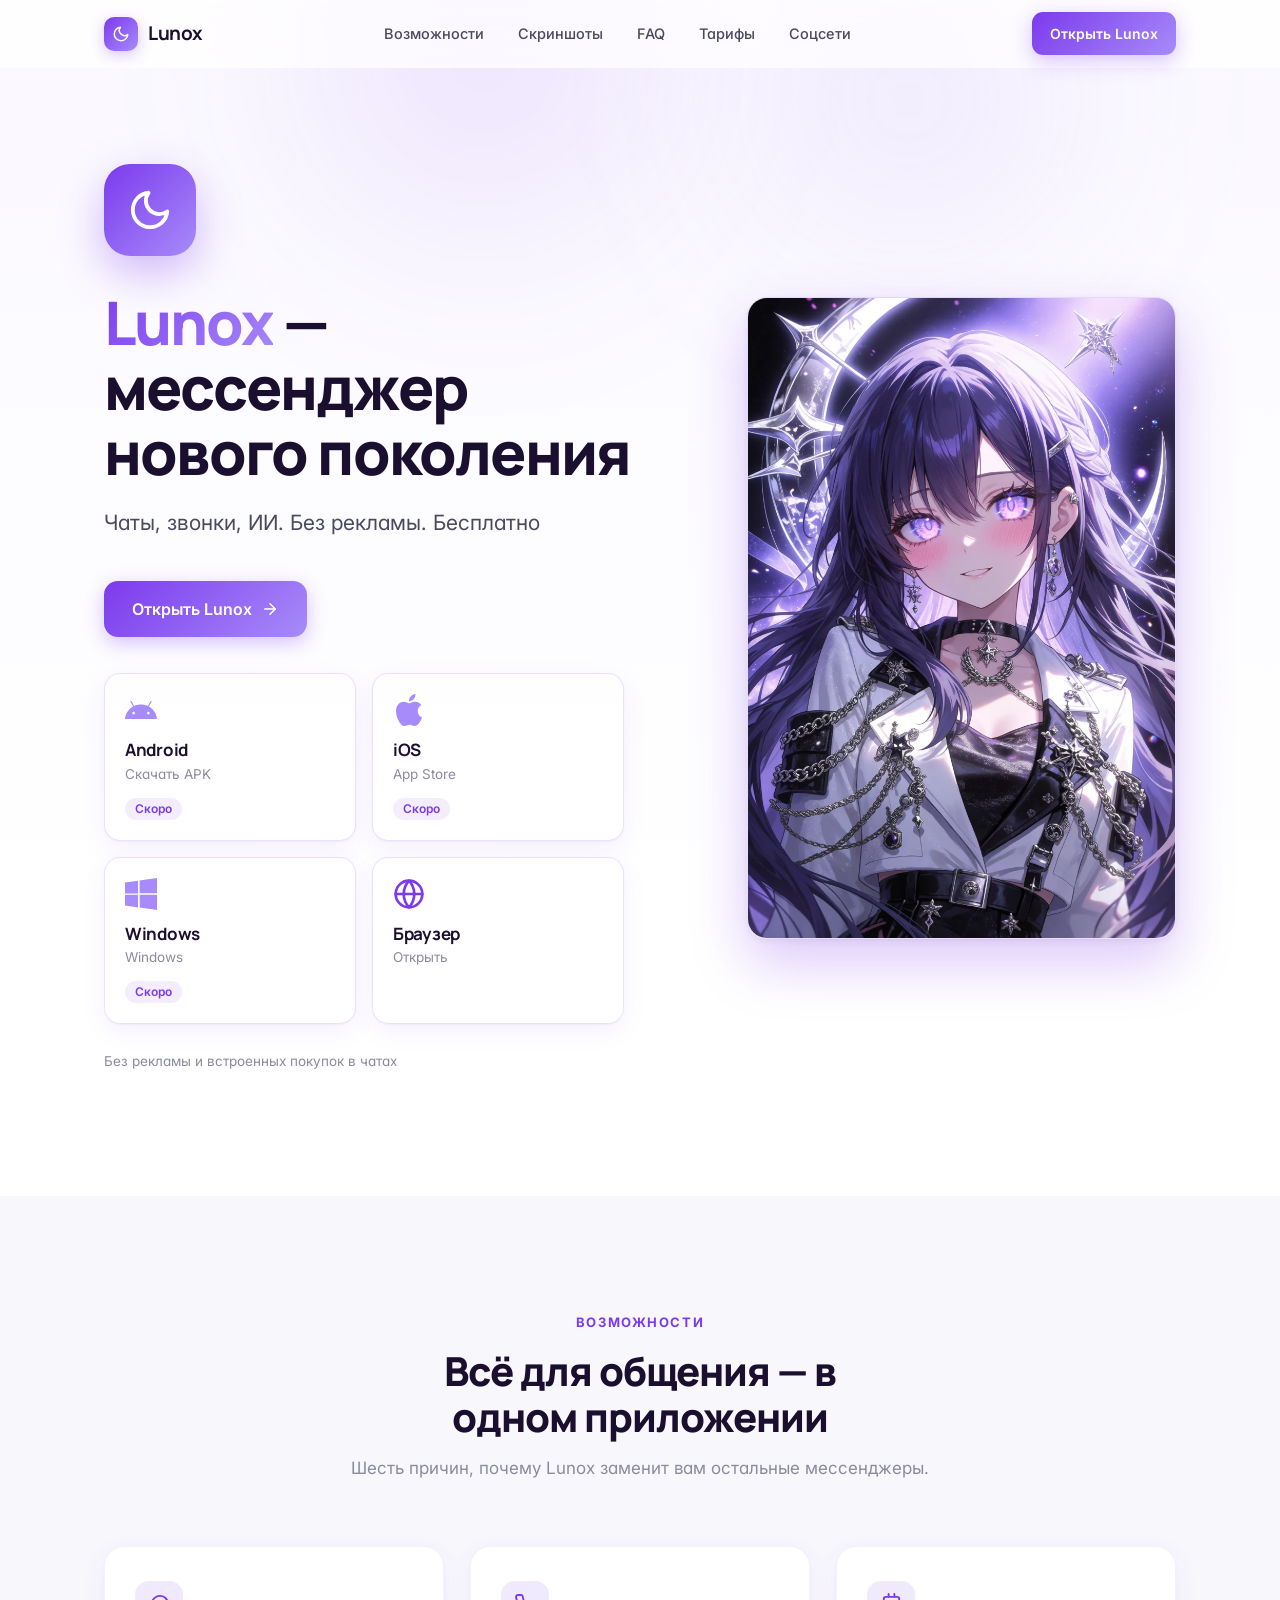
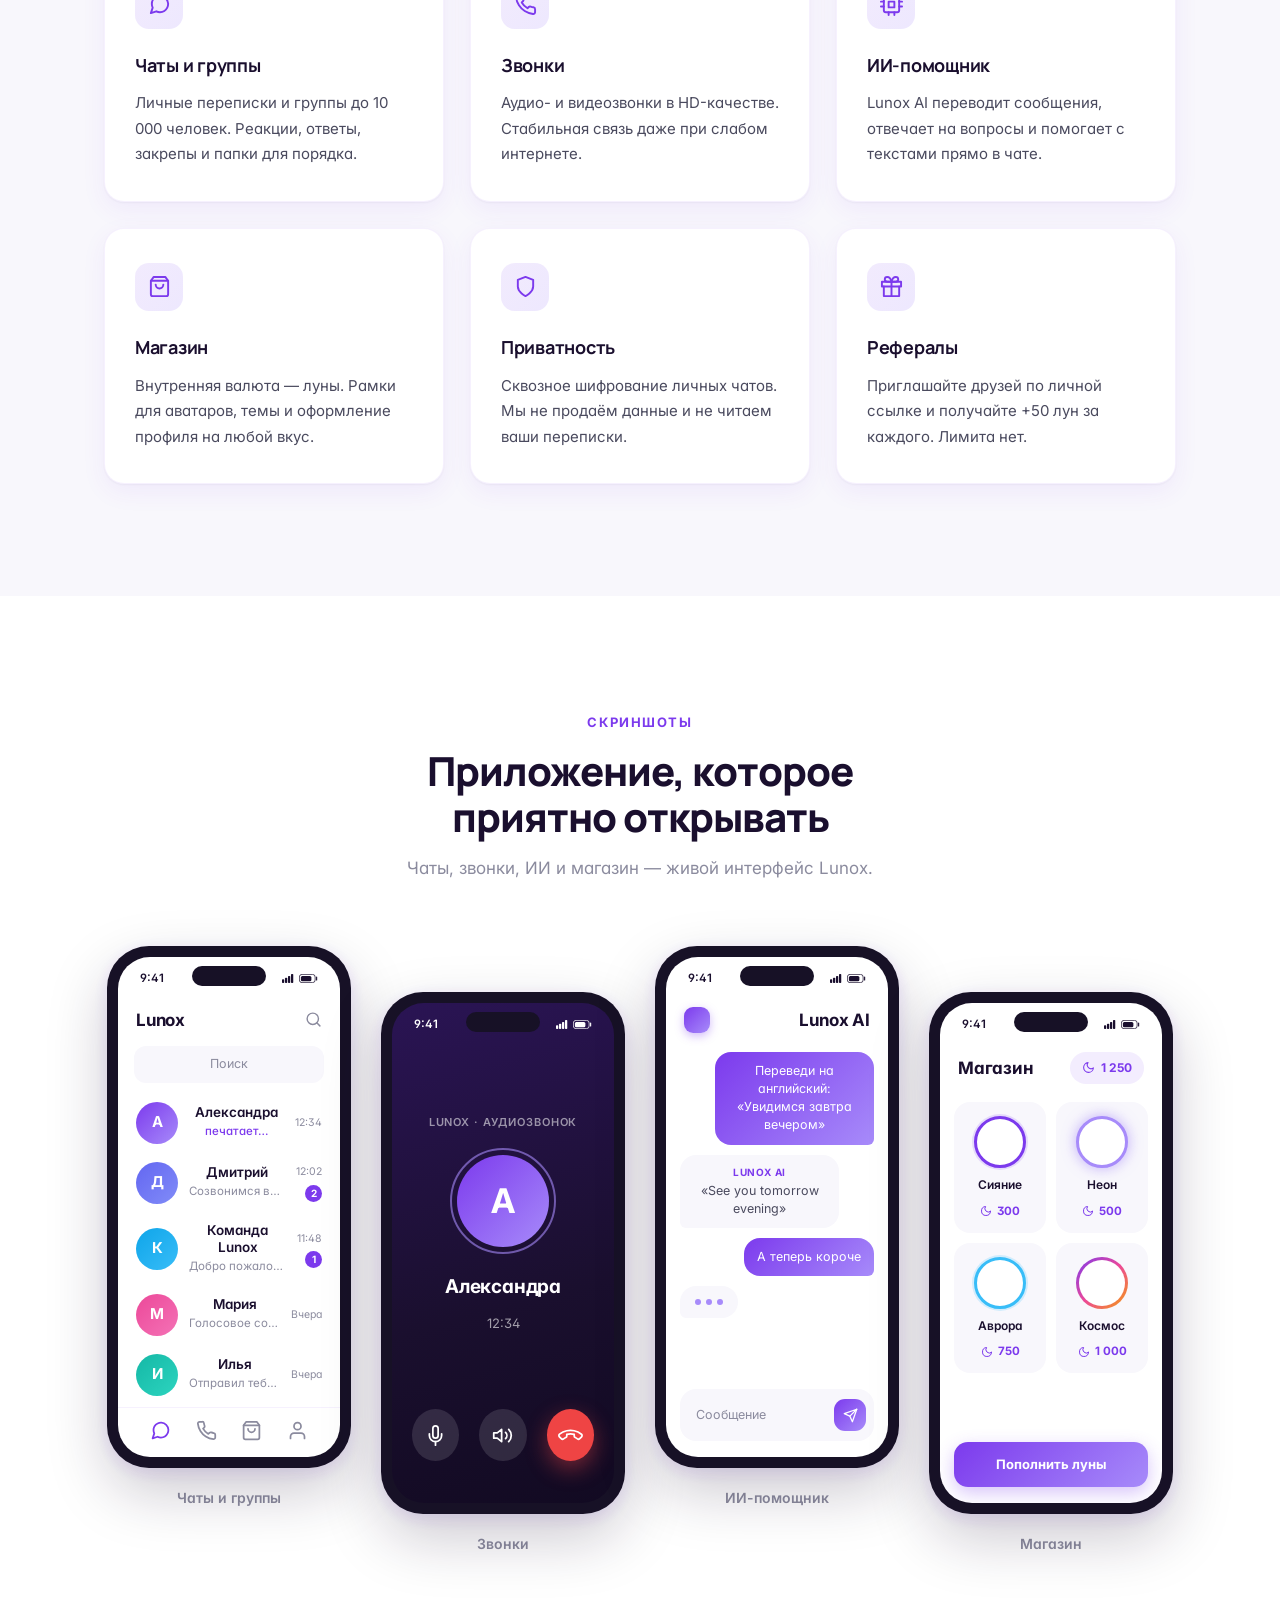
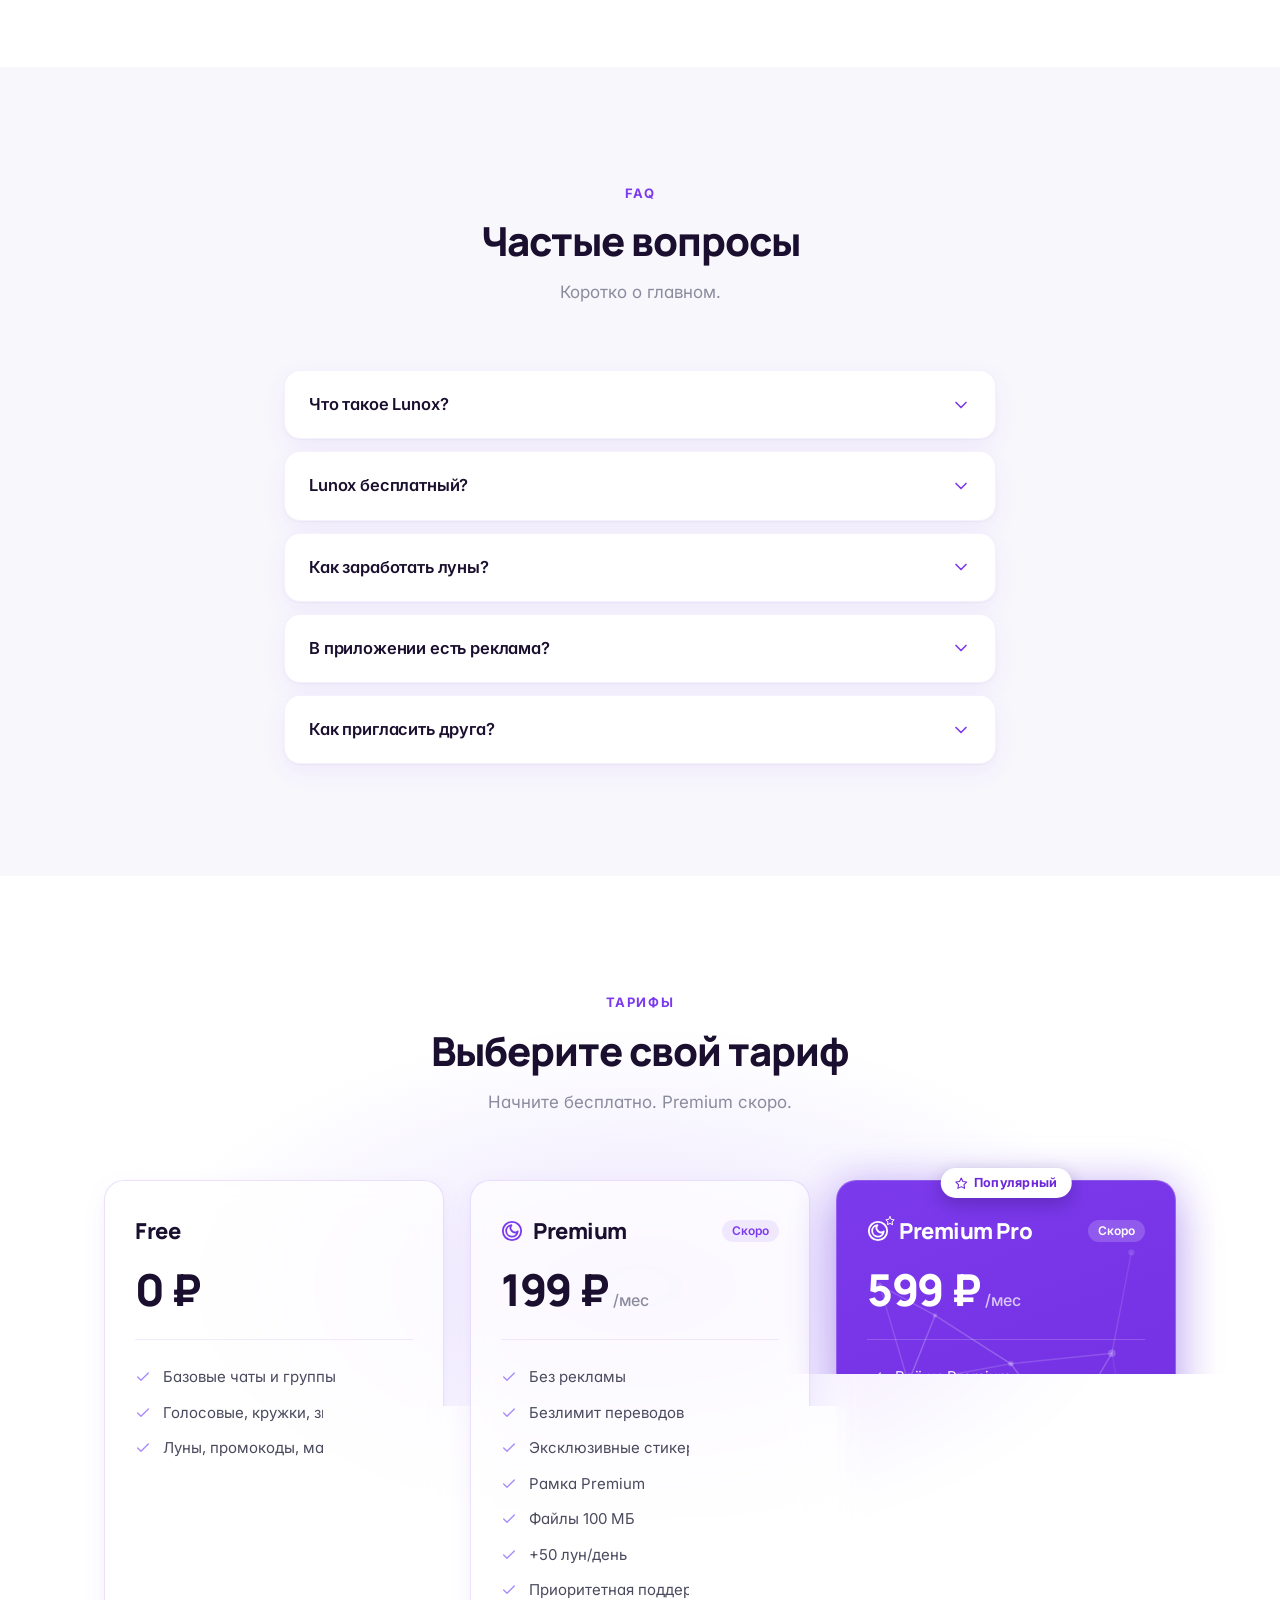
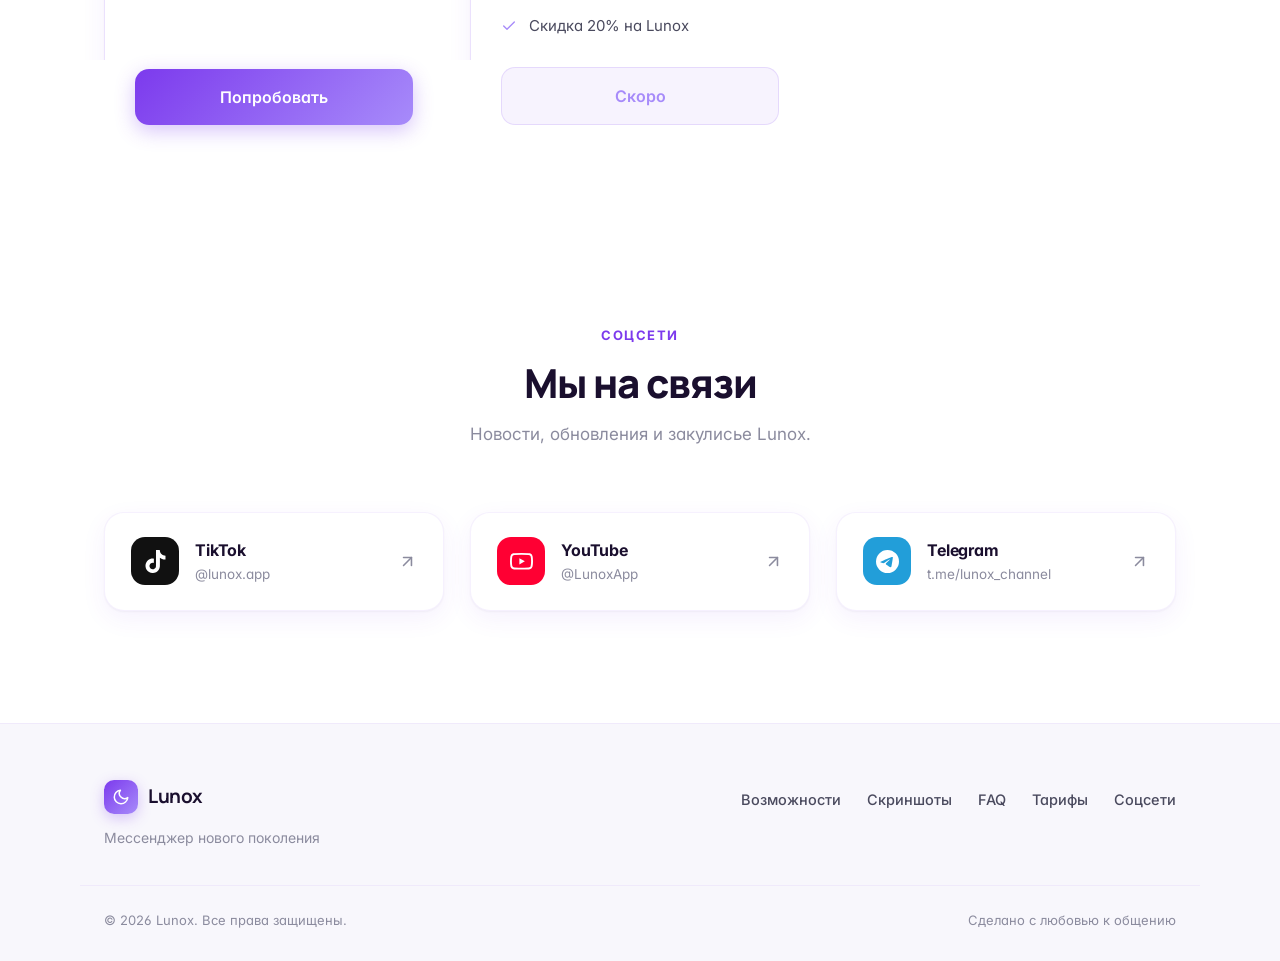
<file: landing/index.html>
<!DOCTYPE html>
<html lang="ru">
<head>
  <meta charset="UTF-8">
  <meta name="viewport" content="width=device-width, initial-scale=1.0">
  <title>Lunox — мессенджер нового поколения</title>
  <meta name="description" content="Lunox — мессенджер нового поколения. Чаты, звонки, ИИ. Без рекламы. Бесплатно.">
  <link rel="icon" href="data:image/svg+xml,%3Csvg xmlns='http://www.w3.org/2000/svg' viewBox='0 0 24 24' fill='none' stroke='%237c3aed' stroke-width='2' stroke-linecap='round' stroke-linejoin='round'%3E%3Cpath d='M21 12.79A9 9 0 1 1 11.21 3 7 7 0 0 0 21 12.79z'/%3E%3C/svg%3E">
  <link rel="preconnect" href="https://fonts.googleapis.com">
  <link rel="preconnect" href="https://fonts.gstatic.com" crossorigin>
  <link href="https://fonts.googleapis.com/css2?family=Inter:wght@400;500;600;700;800&family=Manrope:wght@600;700;800&display=swap" rel="stylesheet">
  <link rel="stylesheet" href="style.css?v=5fix6">
</head>
<body>

  <!-- ===================== HEADER ===================== -->
  <header class="header" id="header">
    <div class="container header-inner">
      <a href="#hero" class="brand" aria-label="Lunox — на главную">
        <span class="brand-mark">
          <svg viewBox="0 0 24 24" fill="none" stroke="currentColor" stroke-width="2" stroke-linecap="round" stroke-linejoin="round"><path d="M21 12.79A9 9 0 1 1 11.21 3 7 7 0 0 0 21 12.79z"/></svg>
        </span>
        <span class="brand-name">Lunox</span>
      </a>

      <nav class="nav" id="nav" aria-label="Основная навигация">
        <a href="#features" class="nav-link">Возможности</a>
        <a href="#screens" class="nav-link">Скриншоты</a>
        <a href="#faq" class="nav-link">FAQ</a>
        <a href="#pricing" class="nav-link">Тарифы</a>
        <a href="#social" class="nav-link">Соцсети</a>
      </nav>

      <div class="header-actions">
        <a href="https://lunoxapp.online" class="btn btn-primary btn-sm">
          Открыть Lunox
        </a>
        <button class="burger" id="burger" aria-label="Меню" aria-expanded="false">
          <svg class="icon-menu" viewBox="0 0 24 24" fill="none" stroke="currentColor" stroke-width="2" stroke-linecap="round"><line x1="3" y1="7" x2="21" y2="7"/><line x1="3" y1="12" x2="21" y2="12"/><line x1="3" y1="17" x2="21" y2="17"/></svg>
          <svg class="icon-close" viewBox="0 0 24 24" fill="none" stroke="currentColor" stroke-width="2" stroke-linecap="round"><line x1="18" y1="6" x2="6" y2="18"/><line x1="6" y1="6" x2="18" y2="18"/></svg>
        </button>
      </div>
    </div>
  </header>

  <main>
    <!-- ===================== HERO ===================== -->
    <section class="hero" id="hero">
      <div class="hero-glow hero-glow-1" aria-hidden="true"></div>
      <div class="hero-glow hero-glow-2" aria-hidden="true"></div>

      <div class="container hero-inner">
        <div class="hero-copy">
        <div class="hero-logo hero-anim-logo" aria-hidden="true">
          <svg viewBox="0 0 24 24" fill="none" stroke="currentColor" stroke-width="2" stroke-linecap="round" stroke-linejoin="round"><path d="M21 12.79A9 9 0 1 1 11.21 3 7 7 0 0 0 21 12.79z"/></svg>
        </div>

        <h1 class="hero-title hero-anim hero-anim-d1">
          <span class="gradient-text">Lunox</span> — мессенджер нового&nbsp;поколения
        </h1>

        <p class="hero-sub hero-anim hero-anim-d2">Чаты, звонки, ИИ. Без рекламы. Бесплатно</p>

        <div class="hero-cta">
          <a href="https://lunoxapp.online" class="btn btn-primary btn-lg hero-anim hero-anim-d3">
            Открыть Lunox
            <svg viewBox="0 0 24 24" fill="none" stroke="currentColor" stroke-width="2" stroke-linecap="round" stroke-linejoin="round"><line x1="5" y1="12" x2="19" y2="12"/><polyline points="12 5 19 12 12 19"/></svg>
          </a>
        </div>

        <div class="platforms" role="group" aria-label="Платформы Lunox">
          <a href="/apk" class="platform is-disabled" style="--i:0" aria-disabled="true" tabindex="-1">
            <span class="platform-icon"><svg viewBox="0 0 24 24" fill="currentColor" aria-hidden="true"><path d="M17.523 15.3414c-.5511 0-.9993-.4486-.9993-.9997s.4483-.9993.9993-.9993c.5511 0 .9993.4483.9993.9993.0001.5511-.4482.9997-.9993.9997m-11.046 0c-.5511 0-.9993-.4486-.9993-.9997s.4482-.9993.9993-.9993c.5511 0 .9993.4483.9993.9993 0 .5511-.4483.9997-.9993.9997m11.4045-6.02l1.9973-3.4592a.416.416 0 00-.1521-.5676.416.416 0 00-.5676.1521l-2.0223 3.503C15.5902 8.2439 13.8533 7.8508 12 7.8508s-3.5902.3931-5.1367 1.0989L4.841 5.4467a.4161.4161 0 00-.5677-.1521.4157.4157 0 00-.1521.5676l1.9973 3.4592C2.6889 11.1867.3432 14.6589 0 18.761h24c-.3435-4.1021-2.6892-7.5743-6.1185-9.4396"/></svg></span>
            <span class="platform-name">Android</span>
            <span class="platform-desc">Скачать APK</span>
              <span class="platform-badge">Скоро</span>
          </a>
          <a href="/ios" class="platform is-disabled" style="--i:1" aria-disabled="true" tabindex="-1">
            <span class="platform-icon"><svg viewBox="0 0 24 24" fill="currentColor" aria-hidden="true"><path d="M12.152 6.896c-.948 0-2.415-1.078-3.96-1.04-2.04.027-3.91 1.183-4.961 3.014-2.117 3.675-.546 9.103 1.519 12.09 1.013 1.454 2.208 3.09 3.792 3.039 1.52-.065 2.09-.987 3.935-.987 1.831 0 2.35.987 3.96.948 1.637-.026 2.676-1.48 3.676-2.948 1.156-1.688 1.636-3.325 1.662-3.415-.039-.013-3.182-1.221-3.22-4.857-.026-3.04 2.48-4.494 2.597-4.559-1.429-2.09-3.623-2.324-4.39-2.376-2-.156-3.675 1.09-4.61 1.09zM15.53 3.83c.843-1.012 1.4-2.427 1.245-3.83-1.207.052-2.662.805-3.532 1.818-.78.896-1.454 2.338-1.273 3.714 1.338.104 2.715-.688 3.559-1.701"/></svg></span>
            <span class="platform-name">iOS</span>
            <span class="platform-desc">App Store</span>
              <span class="platform-badge">Скоро</span>
          </a>
          <a href="/windows" class="platform is-disabled" style="--i:2" aria-disabled="true" tabindex="-1">
            <span class="platform-icon"><svg viewBox="0 0 24 24" fill="currentColor" aria-hidden="true"><path d="M0 3.449L9.75 2.1v9.451H0m10.949-9.602L24 0v11.4H10.949M0 12.6h9.75v9.451L0 20.699M10.949 12.6H24V24l-12.9-1.801"/></svg></span>
            <span class="platform-name">Windows</span>
            <span class="platform-desc">Windows</span>
              <span class="platform-badge">Скоро</span>
          </a>
          <a href="https://lunoxapp.online" class="platform" style="--i:3">
            <span class="platform-icon"><svg viewBox="0 0 24 24" fill="none" stroke="currentColor" stroke-width="2" stroke-linecap="round" stroke-linejoin="round" aria-hidden="true"><circle cx="12" cy="12" r="10"/><line x1="2" y1="12" x2="22" y2="12"/><path d="M12 2a15.3 15.3 0 0 1 4 10 15.3 15.3 0 0 1-4 10 15.3 15.3 0 0 1-4-10 15.3 15.3 0 0 1 4-10z"/></svg></span>
            <span class="platform-name">Браузер</span>
            <span class="platform-desc">Открыть</span>
          </a>
        </div>

        <p class="hero-note hero-anim hero-anim-d5">Без рекламы и встроенных покупок в чатах</p>
        </div>

        <figure class="hero-art hero-anim hero-anim-d2">
          <picture>
            <source srcset="assets/luna-hero.webp" type="image/webp">
            <img class="hero-art-img" src="assets/luna-hero.png" width="832" height="1248" alt="Luna — AI-помощник Lunox" fetchpriority="high" decoding="async">
          </picture>
        </figure>
      </div>
    </section>

    <!-- ===================== FEATURES ===================== -->
    <section class="section section-alt" id="features">
      <div class="container">
        <div class="section-head reveal">
          <span class="eyebrow">Возможности</span>
          <h2 class="section-title">Всё для общения — в одном приложении</h2>
          <p class="section-sub">Шесть причин, почему Lunox заменит вам остальные мессенджеры.</p>
        </div>

        <div class="features-grid">
          <article class="card reveal" style="--d:0ms">
            <div class="card-icon">
              <svg viewBox="0 0 24 24" fill="none" stroke="currentColor" stroke-width="2" stroke-linecap="round" stroke-linejoin="round"><path d="M21 11.5a8.38 8.38 0 0 1-.9 3.8 8.5 8.5 0 0 1-7.6 4.7 8.38 8.38 0 0 1-3.8-.9L3 21l1.9-5.7a8.38 8.38 0 0 1-.9-3.8 8.5 8.5 0 0 1 4.7-7.6 8.38 8.38 0 0 1 3.8-.9h.5a8.48 8.48 0 0 1 8 8v.5z"/></svg>
            </div>
            <h3 class="card-title">Чаты и группы</h3>
            <p class="card-text">Личные переписки и группы до 10 000 человек. Реакции, ответы, закрепы и папки для порядка.</p>
          </article>

          <article class="card reveal" style="--d:30ms">
            <div class="card-icon">
              <svg viewBox="0 0 24 24" fill="none" stroke="currentColor" stroke-width="2" stroke-linecap="round" stroke-linejoin="round"><path d="M22 16.92v3a2 2 0 0 1-2.18 2 19.79 19.79 0 0 1-8.63-3.07 19.5 19.5 0 0 1-6-6 19.79 19.79 0 0 1-3.07-8.67A2 2 0 0 1 4.11 2h3a2 2 0 0 1 2 1.72 12.84 12.84 0 0 0 .7 2.81 2 2 0 0 1-.45 2.11L8.09 9.91a16 16 0 0 0 6 6l1.27-1.27a2 2 0 0 1 2.11-.45 12.84 12.84 0 0 0 2.81.7A2 2 0 0 1 22 16.92z"/></svg>
            </div>
            <h3 class="card-title">Звонки</h3>
            <p class="card-text">Аудио- и видеозвонки в HD-качестве. Стабильная связь даже при слабом интернете.</p>
          </article>

          <article class="card reveal" style="--d:60ms">
            <div class="card-icon">
              <svg viewBox="0 0 24 24" fill="none" stroke="currentColor" stroke-width="2" stroke-linecap="round" stroke-linejoin="round"><rect x="4" y="4" width="16" height="16" rx="2" ry="2"/><rect x="9" y="9" width="6" height="6"/><line x1="9" y1="1" x2="9" y2="4"/><line x1="15" y1="1" x2="15" y2="4"/><line x1="9" y1="20" x2="9" y2="23"/><line x1="15" y1="20" x2="15" y2="23"/><line x1="20" y1="9" x2="23" y2="9"/><line x1="20" y1="14" x2="23" y2="14"/><line x1="1" y1="9" x2="4" y2="9"/><line x1="1" y1="14" x2="4" y2="14"/></svg>
            </div>
            <h3 class="card-title">ИИ-помощник</h3>
            <p class="card-text">Lunox AI переводит сообщения, отвечает на вопросы и помогает с текстами прямо в чате.</p>
          </article>

          <article class="card reveal" style="--d:90ms">
            <div class="card-icon">
              <svg viewBox="0 0 24 24" fill="none" stroke="currentColor" stroke-width="2" stroke-linecap="round" stroke-linejoin="round"><path d="M6 2 3 6v14a2 2 0 0 0 2 2h14a2 2 0 0 0 2-2V6l-3-4z"/><line x1="3" y1="6" x2="21" y2="6"/><path d="M16 10a4 4 0 0 1-8 0"/></svg>
            </div>
            <h3 class="card-title">Магазин</h3>
            <p class="card-text">Внутренняя валюта — луны. Рамки для аватаров, темы и оформление профиля на любой вкус.</p>
          </article>

          <article class="card reveal" style="--d:120ms">
            <div class="card-icon">
              <svg viewBox="0 0 24 24" fill="none" stroke="currentColor" stroke-width="2" stroke-linecap="round" stroke-linejoin="round"><path d="M12 22s8-4 8-10V5l-8-3-8 3v7c0 6 8 10 8 10z"/></svg>
            </div>
            <h3 class="card-title">Приватность</h3>
            <p class="card-text">Сквозное шифрование личных чатов. Мы не продаём данные и не читаем ваши переписки.</p>
          </article>

          <article class="card reveal" style="--d:150ms">
            <div class="card-icon">
              <svg viewBox="0 0 24 24" fill="none" stroke="currentColor" stroke-width="2" stroke-linecap="round" stroke-linejoin="round"><polyline points="20 12 20 22 4 22 4 12"/><rect x="2" y="7" width="20" height="5"/><line x1="12" y1="22" x2="12" y2="7"/><path d="M12 7H7.5a2.5 2.5 0 0 1 0-5C11 2 12 7 12 7z"/><path d="M12 7h4.5a2.5 2.5 0 0 0 0-5C13 2 12 7 12 7z"/></svg>
            </div>
            <h3 class="card-title">Рефералы</h3>
            <p class="card-text">Приглашайте друзей по личной ссылке и получайте +50 лун за каждого. Лимита нет.</p>
          </article>
        </div>
      </div>
    </section>

    <!-- ===================== SCREENS ===================== -->
    <section class="section" id="screens">
      <div class="container">
        <div class="section-head reveal">
          <span class="eyebrow">Скриншоты</span>
          <h2 class="section-title">Приложение, которое приятно открывать</h2>
          <p class="section-sub">Чаты, звонки, ИИ и магазин — живой интерфейс Lunox.</p>
        </div>

        <div class="phones">
          <!-- Phone 1: Chats -->
          <div class="phone-wrap reveal" style="--d:0ms">
            <div class="phone float" style="animation-delay:0s">
              <div class="phone-screen">
                <div class="notch" aria-hidden="true"></div>
                <div class="statusbar">
                  <span>9:41</span>
                  <span class="status-icons">
                    <svg viewBox="0 0 16 12" fill="currentColor"><rect x="0" y="7" width="3" height="5" rx="1"/><rect x="4" y="5" width="3" height="7" rx="1"/><rect x="8" y="2.5" width="3" height="9.5" rx="1"/><rect x="12" y="0" width="3" height="12" rx="1"/></svg>
                    <svg viewBox="0 0 25 12" fill="none" stroke="currentColor"><rect x="0.5" y="0.5" width="21" height="11" rx="3.5"/><rect x="2.5" y="2.5" width="14" height="7" rx="2" fill="currentColor" stroke="none"/><path d="M23.5 4v4" stroke-linecap="round" stroke-width="1.5"/></svg>
                  </span>
                </div>
                <div class="appbar">
                  <span class="appbar-title">Lunox</span>
                  <svg class="appbar-icon" viewBox="0 0 24 24" fill="none" stroke="currentColor" stroke-width="2" stroke-linecap="round" stroke-linejoin="round"><circle cx="11" cy="11" r="8"/><line x1="21" y1="21" x2="16.65" y2="16.65"/></svg>
                </div>
                <div class="search-pill">Поиск</div>
                <div class="chat-list">
                  <div class="chat-row">
                    <span class="avatar av-1">А</span>
                    <span class="chat-meta">
                      <span class="chat-name">Александра</span>
                      <span class="chat-preview typing">печатает…</span>
                    </span>
                    <span class="chat-side">
                      <span class="chat-time">12:34</span>
                    </span>
                  </div>
                  <div class="chat-row">
                    <span class="avatar av-2">Д</span>
                    <span class="chat-meta">
                      <span class="chat-name">Дмитрий</span>
                      <span class="chat-preview">Созвонимся вечером?</span>
                    </span>
                    <span class="chat-side">
                      <span class="chat-time">12:02</span>
                      <span class="badge">2</span>
                    </span>
                  </div>
                  <div class="chat-row">
                    <span class="avatar av-3">К</span>
                    <span class="chat-meta">
                      <span class="chat-name">Команда Lunox</span>
                      <span class="chat-preview">Добро пожаловать в Lunox!</span>
                    </span>
                    <span class="chat-side">
                      <span class="chat-time">11:48</span>
                      <span class="badge">1</span>
                    </span>
                  </div>
                  <div class="chat-row">
                    <span class="avatar av-4">М</span>
                    <span class="chat-meta">
                      <span class="chat-name">Мария</span>
                      <span class="chat-preview">Голосовое сообщение · 0:42</span>
                    </span>
                    <span class="chat-side">
                      <span class="chat-time">Вчера</span>
                    </span>
                  </div>
                  <div class="chat-row">
                    <span class="avatar av-5">И</span>
                    <span class="chat-meta">
                      <span class="chat-name">Илья</span>
                      <span class="chat-preview">Отправил тебе ссылку</span>
                    </span>
                    <span class="chat-side">
                      <span class="chat-time">Вчера</span>
                    </span>
                  </div>
                </div>
                <div class="tabbar">
                  <svg class="tab active" viewBox="0 0 24 24" fill="none" stroke="currentColor" stroke-width="2" stroke-linecap="round" stroke-linejoin="round"><path d="M21 11.5a8.38 8.38 0 0 1-.9 3.8 8.5 8.5 0 0 1-7.6 4.7 8.38 8.38 0 0 1-3.8-.9L3 21l1.9-5.7a8.38 8.38 0 0 1-.9-3.8 8.5 8.5 0 0 1 4.7-7.6 8.38 8.38 0 0 1 3.8-.9h.5a8.48 8.48 0 0 1 8 8v.5z"/></svg>
                  <svg class="tab" viewBox="0 0 24 24" fill="none" stroke="currentColor" stroke-width="2" stroke-linecap="round" stroke-linejoin="round"><path d="M22 16.92v3a2 2 0 0 1-2.18 2 19.79 19.79 0 0 1-8.63-3.07 19.5 19.5 0 0 1-6-6 19.79 19.79 0 0 1-3.07-8.67A2 2 0 0 1 4.11 2h3a2 2 0 0 1 2 1.72 12.84 12.84 0 0 0 .7 2.81 2 2 0 0 1-.45 2.11L8.09 9.91a16 16 0 0 0 6 6l1.27-1.27a2 2 0 0 1 2.11-.45 12.84 12.84 0 0 0 2.81.7A2 2 0 0 1 22 16.92z"/></svg>
                  <svg class="tab" viewBox="0 0 24 24" fill="none" stroke="currentColor" stroke-width="2" stroke-linecap="round" stroke-linejoin="round"><path d="M6 2 3 6v14a2 2 0 0 0 2 2h14a2 2 0 0 0 2-2V6l-3-4z"/><line x1="3" y1="6" x2="21" y2="6"/><path d="M16 10a4 4 0 0 1-8 0"/></svg>
                  <svg class="tab" viewBox="0 0 24 24" fill="none" stroke="currentColor" stroke-width="2" stroke-linecap="round" stroke-linejoin="round"><path d="M20 21v-2a4 4 0 0 0-4-4H8a4 4 0 0 0-4 4v2"/><circle cx="12" cy="7" r="4"/></svg>
                </div>
              </div>
            </div>
            <p class="phone-caption">Чаты и группы</p>
          </div>

          <!-- Phone 2: Call -->
          <div class="phone-wrap reveal" style="--d:60ms">
            <div class="phone float" style="animation-delay:0.6s">
              <div class="phone-screen screen-call">
                <div class="notch notch-dark" aria-hidden="true"></div>
                <div class="statusbar statusbar-light">
                  <span>9:41</span>
                  <span class="status-icons">
                    <svg viewBox="0 0 16 12" fill="currentColor"><rect x="0" y="7" width="3" height="5" rx="1"/><rect x="4" y="5" width="3" height="7" rx="1"/><rect x="8" y="2.5" width="3" height="9.5" rx="1"/><rect x="12" y="0" width="3" height="12" rx="1"/></svg>
                    <svg viewBox="0 0 25 12" fill="none" stroke="currentColor"><rect x="0.5" y="0.5" width="21" height="11" rx="3.5"/><rect x="2.5" y="2.5" width="14" height="7" rx="2" fill="currentColor" stroke="none"/><path d="M23.5 4v4" stroke-linecap="round" stroke-width="1.5"/></svg>
                  </span>
                </div>
                <div class="call-body">
                  <span class="call-label">Lunox · аудиозвонок</span>
                  <span class="call-avatar">
                    <span class="call-ring" aria-hidden="true"></span>
                    А
                  </span>
                  <span class="call-name">Александра</span>
                  <span class="call-timer">12:34</span>
                </div>
                <div class="call-actions">
                  <span class="call-btn">
                    <svg viewBox="0 0 24 24" fill="none" stroke="currentColor" stroke-width="2" stroke-linecap="round" stroke-linejoin="round"><path d="M12 1a3 3 0 0 0-3 3v8a3 3 0 0 0 6 0V4a3 3 0 0 0-3-3z"/><path d="M19 10v2a7 7 0 0 1-14 0v-2"/><line x1="12" y1="19" x2="12" y2="23"/></svg>
                  </span>
                  <span class="call-btn">
                    <svg viewBox="0 0 24 24" fill="none" stroke="currentColor" stroke-width="2" stroke-linecap="round" stroke-linejoin="round"><polygon points="11 5 6 9 2 9 2 15 6 15 11 19 11 5"/><path d="M15.54 8.46a5 5 0 0 1 0 7.07"/><path d="M19.07 4.93a10 10 0 0 1 0 14.14"/></svg>
                  </span>
                  <span class="call-btn call-btn-end">
                    <svg viewBox="0 0 24 24" fill="none" stroke="currentColor" stroke-width="2" stroke-linecap="round" stroke-linejoin="round" style="transform:rotate(135deg)"><path d="M22 16.92v3a2 2 0 0 1-2.18 2 19.79 19.79 0 0 1-8.63-3.07 19.5 19.5 0 0 1-6-6 19.79 19.79 0 0 1-3.07-8.67A2 2 0 0 1 4.11 2h3a2 2 0 0 1 2 1.72 12.84 12.84 0 0 0 .7 2.81 2 2 0 0 1-.45 2.11L8.09 9.91a16 16 0 0 0 6 6l1.27-1.27a2 2 0 0 1 2.11-.45 12.84 12.84 0 0 0 2.81.7A2 2 0 0 1 22 16.92z"/></svg>
                  </span>
                </div>
              </div>
            </div>
            <p class="phone-caption">Звонки</p>
          </div>

          <!-- Phone 3: AI -->
          <div class="phone-wrap reveal" style="--d:120ms">
            <div class="phone float" style="animation-delay:1.2s">
              <div class="phone-screen">
                <div class="notch" aria-hidden="true"></div>
                <div class="statusbar">
                  <span>9:41</span>
                  <span class="status-icons">
                    <svg viewBox="0 0 16 12" fill="currentColor"><rect x="0" y="7" width="3" height="5" rx="1"/><rect x="4" y="5" width="3" height="7" rx="1"/><rect x="8" y="2.5" width="3" height="9.5" rx="1"/><rect x="12" y="0" width="3" height="12" rx="1"/></svg>
                    <svg viewBox="0 0 25 12" fill="none" stroke="currentColor"><rect x="0.5" y="0.5" width="21" height="11" rx="3.5"/><rect x="2.5" y="2.5" width="14" height="7" rx="2" fill="currentColor" stroke="none"/><path d="M23.5 4v4" stroke-linecap="round" stroke-width="1.5"/></svg>
                  </span>
                </div>
                <div class="appbar">
                  <span class="ai-dot" aria-hidden="true"></span>
                  <span class="appbar-title">Lunox AI</span>
                </div>
                <div class="ai-chat">
                  <div class="bubble bubble-user">Переведи на английский: «Увидимся завтра вечером»</div>
                  <div class="bubble bubble-ai">
                    <span class="bubble-ai-tag">Lunox AI</span>
                    «See you tomorrow evening»
                  </div>
                  <div class="bubble bubble-user">А теперь короче</div>
                  <div class="bubble bubble-ai bubble-typing" aria-label="Lunox AI печатает">
                    <span class="dot"></span><span class="dot"></span><span class="dot"></span>
                  </div>
                </div>
                <div class="input-bar">
                  <span class="input-placeholder">Сообщение</span>
                  <span class="input-send">
                    <svg viewBox="0 0 24 24" fill="none" stroke="currentColor" stroke-width="2" stroke-linecap="round" stroke-linejoin="round"><line x1="22" y1="2" x2="11" y2="13"/><polygon points="22 2 15 22 11 13 2 9 22 2"/></svg>
                  </span>
                </div>
              </div>
            </div>
            <p class="phone-caption">ИИ-помощник</p>
          </div>

          <!-- Phone 4: Shop -->
          <div class="phone-wrap reveal" style="--d:180ms">
            <div class="phone float" style="animation-delay:1.8s">
              <div class="phone-screen">
                <div class="notch" aria-hidden="true"></div>
                <div class="statusbar">
                  <span>9:41</span>
                  <span class="status-icons">
                    <svg viewBox="0 0 16 12" fill="currentColor"><rect x="0" y="7" width="3" height="5" rx="1"/><rect x="4" y="5" width="3" height="7" rx="1"/><rect x="8" y="2.5" width="3" height="9.5" rx="1"/><rect x="12" y="0" width="3" height="12" rx="1"/></svg>
                    <svg viewBox="0 0 25 12" fill="none" stroke="currentColor"><rect x="0.5" y="0.5" width="21" height="11" rx="3.5"/><rect x="2.5" y="2.5" width="14" height="7" rx="2" fill="currentColor" stroke="none"/><path d="M23.5 4v4" stroke-linecap="round" stroke-width="1.5"/></svg>
                  </span>
                </div>
                <div class="appbar">
                  <span class="appbar-title">Магазин</span>
                  <span class="balance-pill">
                    <svg viewBox="0 0 24 24" fill="none" stroke="currentColor" stroke-width="2" stroke-linecap="round" stroke-linejoin="round"><path d="M21 12.79A9 9 0 1 1 11.21 3 7 7 0 0 0 21 12.79z"/></svg>
                    1 250
                  </span>
                </div>
                <div class="shop-grid">
                  <div class="shop-item">
                    <span class="frame-preview fp-1"></span>
                    <span class="shop-name">Сияние</span>
                    <span class="shop-price">
                      <svg viewBox="0 0 24 24" fill="none" stroke="currentColor" stroke-width="2" stroke-linecap="round" stroke-linejoin="round"><path d="M21 12.79A9 9 0 1 1 11.21 3 7 7 0 0 0 21 12.79z"/></svg>
                      300
                    </span>
                  </div>
                  <div class="shop-item">
                    <span class="frame-preview fp-2"></span>
                    <span class="shop-name">Неон</span>
                    <span class="shop-price">
                      <svg viewBox="0 0 24 24" fill="none" stroke="currentColor" stroke-width="2" stroke-linecap="round" stroke-linejoin="round"><path d="M21 12.79A9 9 0 1 1 11.21 3 7 7 0 0 0 21 12.79z"/></svg>
                      500
                    </span>
                  </div>
                  <div class="shop-item">
                    <span class="frame-preview fp-3"></span>
                    <span class="shop-name">Аврора</span>
                    <span class="shop-price">
                      <svg viewBox="0 0 24 24" fill="none" stroke="currentColor" stroke-width="2" stroke-linecap="round" stroke-linejoin="round"><path d="M21 12.79A9 9 0 1 1 11.21 3 7 7 0 0 0 21 12.79z"/></svg>
                      750
                    </span>
                  </div>
                  <div class="shop-item">
                    <span class="frame-preview fp-4"></span>
                    <span class="shop-name">Космос</span>
                    <span class="shop-price">
                      <svg viewBox="0 0 24 24" fill="none" stroke="currentColor" stroke-width="2" stroke-linecap="round" stroke-linejoin="round"><path d="M21 12.79A9 9 0 1 1 11.21 3 7 7 0 0 0 21 12.79z"/></svg>
                      1 000
                    </span>
                  </div>
                </div>
                <div class="shop-cta">Пополнить луны</div>
              </div>
            </div>
            <p class="phone-caption">Магазин</p>
          </div>
        </div>
      </div>
    </section>

    <!-- ===================== FAQ ===================== -->
    <section class="section section-alt" id="faq">
      <div class="container container-narrow">
        <div class="section-head reveal">
          <span class="eyebrow">FAQ</span>
          <h2 class="section-title">Частые вопросы</h2>
          <p class="section-sub">Коротко о главном.</p>
        </div>

        <div class="faq-list">
          <div class="faq-item reveal" style="--d:0ms">
            <button class="faq-question" aria-expanded="false">
              Что такое Lunox?
              <svg class="faq-chevron" viewBox="0 0 24 24" fill="none" stroke="currentColor" stroke-width="2" stroke-linecap="round" stroke-linejoin="round"><polyline points="6 9 12 15 18 9"/></svg>
            </button>
            <div class="faq-answer">
              <div class="faq-answer-inner">
                Lunox — мессенджер нового поколения: личные чаты и группы, звонки и встроенный ИИ-помощник в одном приложении. Никакой рекламы — только общение.
              </div>
            </div>
          </div>

          <div class="faq-item reveal" style="--d:30ms">
            <button class="faq-question" aria-expanded="false">
              Lunox бесплатный?
              <svg class="faq-chevron" viewBox="0 0 24 24" fill="none" stroke="currentColor" stroke-width="2" stroke-linecap="round" stroke-linejoin="round"><polyline points="6 9 12 15 18 9"/></svg>
            </button>
            <div class="faq-answer">
              <div class="faq-answer-inner">
                Да. Чаты, звонки и ИИ-помощник полностью бесплатны. Дополнительно есть магазин с рамками и оформлением — покупки там идут за луны, внутреннюю валюту, которую можно заработать бесплатно.
              </div>
            </div>
          </div>

          <div class="faq-item reveal" style="--d:60ms">
            <button class="faq-question" aria-expanded="false">
              Как заработать луны?
              <svg class="faq-chevron" viewBox="0 0 24 24" fill="none" stroke="currentColor" stroke-width="2" stroke-linecap="round" stroke-linejoin="round"><polyline points="6 9 12 15 18 9"/></svg>
            </button>
            <div class="faq-answer">
              <div class="faq-answer-inner">
                Главный способ — приглашать друзей: +50 лун за каждого, кто зарегистрируется по вашей ссылке. Также луны начисляются за ежедневную активность и участие в событиях внутри приложения.
              </div>
            </div>
          </div>

          <div class="faq-item reveal" style="--d:90ms">
            <button class="faq-question" aria-expanded="false">
              В приложении есть реклама?
              <svg class="faq-chevron" viewBox="0 0 24 24" fill="none" stroke="currentColor" stroke-width="2" stroke-linecap="round" stroke-linejoin="round"><polyline points="6 9 12 15 18 9"/></svg>
            </button>
            <div class="faq-answer">
              <div class="faq-answer-inner">
                Нет. В Lunox нет баннеров, встроенной рекламы и продажи пользовательских данных — и не будет.
              </div>
            </div>
          </div>

          <div class="faq-item reveal" style="--d:120ms">
            <button class="faq-question" aria-expanded="false">
              Как пригласить друга?
              <svg class="faq-chevron" viewBox="0 0 24 24" fill="none" stroke="currentColor" stroke-width="2" stroke-linecap="round" stroke-linejoin="round"><polyline points="6 9 12 15 18 9"/></svg>
            </button>
            <div class="faq-answer">
              <div class="faq-answer-inner">
                Откройте профиль → «Пригласить друзей» и отправьте личную ссылку любым способом. Как только друг зарегистрируется, вам начислят +50 лун — автоматически и без лимита.
              </div>
            </div>
          </div>
        </div>
      </div>
    </section>

    <!-- ===================== ТАРИФЫ ===================== -->
    <section class="section" id="pricing">
      <div class="container">
        <div class="section-head reveal">
          <span class="eyebrow">Тарифы</span>
          <h2 class="section-title">Выберите свой тариф</h2>
          <p class="section-sub">Начните бесплатно. Premium скоро.</p>
        </div>

        <div class="pricing-grid">
        <div class="plan reveal" style="--d:0ms">
          <div class="plan-head">
            <h3 class="plan-name">Free</h3>
          </div>
          <div class="plan-price"><span class="plan-amount">0 ₽</span></div>
          <ul class="plan-list">
            <li><span class="plan-check"><svg width="16" height="16" viewBox="0 0 24 24" fill="none" stroke="#a78bfa" stroke-width="2" stroke-linecap="round" stroke-linejoin="round" aria-hidden="true"><polyline points="20 6 9 17 4 12"/></svg></span>Базовые чаты и группы</li>
            <li><span class="plan-check"><svg width="16" height="16" viewBox="0 0 24 24" fill="none" stroke="#a78bfa" stroke-width="2" stroke-linecap="round" stroke-linejoin="round" aria-hidden="true"><polyline points="20 6 9 17 4 12"/></svg></span>Голосовые, кружки, звонки</li>
            <li><span class="plan-check"><svg width="16" height="16" viewBox="0 0 24 24" fill="none" stroke="#a78bfa" stroke-width="2" stroke-linecap="round" stroke-linejoin="round" aria-hidden="true"><polyline points="20 6 9 17 4 12"/></svg></span>Луны, промокоды, магазин</li>
          </ul>
          <a href="https://lunoxapp.online" class="btn btn-primary btn-lg plan-btn">Попробовать</a>
        </div>

        <div class="plan reveal" style="--d:90ms">
          <div class="plan-head">
            <h3 class="plan-name plan-name--badge"><span class="plan-badge" aria-hidden="true"><svg width="22" height="22" viewBox="0 0 24 24"><circle cx="12" cy="12" r="10" fill="none" stroke="#7c3aed" stroke-width="2"/><path d="M21 12.79A9 9 0 1 1 11.21 3 7 7 0 0 0 21 12.79z" fill="none" stroke="#7c3aed" stroke-width="2.86" stroke-linecap="round" stroke-linejoin="round" transform="scale(0.7) translate(5, 5)"/></svg></span>Premium</h3>
            <span class="plan-soon">Скоро</span>
          </div>
          <div class="plan-price"><span class="plan-amount">199 ₽</span><span class="plan-period">/мес</span></div>
          <ul class="plan-list">
            <li><span class="plan-check"><svg width="16" height="16" viewBox="0 0 24 24" fill="none" stroke="#a78bfa" stroke-width="2" stroke-linecap="round" stroke-linejoin="round" aria-hidden="true"><polyline points="20 6 9 17 4 12"/></svg></span>Без рекламы</li>
            <li><span class="plan-check"><svg width="16" height="16" viewBox="0 0 24 24" fill="none" stroke="#a78bfa" stroke-width="2" stroke-linecap="round" stroke-linejoin="round" aria-hidden="true"><polyline points="20 6 9 17 4 12"/></svg></span>Безлимит переводов</li>
            <li><span class="plan-check"><svg width="16" height="16" viewBox="0 0 24 24" fill="none" stroke="#a78bfa" stroke-width="2" stroke-linecap="round" stroke-linejoin="round" aria-hidden="true"><polyline points="20 6 9 17 4 12"/></svg></span>Эксклюзивные стикеры</li>
            <li><span class="plan-check"><svg width="16" height="16" viewBox="0 0 24 24" fill="none" stroke="#a78bfa" stroke-width="2" stroke-linecap="round" stroke-linejoin="round" aria-hidden="true"><polyline points="20 6 9 17 4 12"/></svg></span>Рамка Premium</li>
            <li><span class="plan-check"><svg width="16" height="16" viewBox="0 0 24 24" fill="none" stroke="#a78bfa" stroke-width="2" stroke-linecap="round" stroke-linejoin="round" aria-hidden="true"><polyline points="20 6 9 17 4 12"/></svg></span>Файлы 100 МБ</li>
            <li><span class="plan-check"><svg width="16" height="16" viewBox="0 0 24 24" fill="none" stroke="#a78bfa" stroke-width="2" stroke-linecap="round" stroke-linejoin="round" aria-hidden="true"><polyline points="20 6 9 17 4 12"/></svg></span>+50 лун/день</li>
            <li><span class="plan-check"><svg width="16" height="16" viewBox="0 0 24 24" fill="none" stroke="#a78bfa" stroke-width="2" stroke-linecap="round" stroke-linejoin="round" aria-hidden="true"><polyline points="20 6 9 17 4 12"/></svg></span>Приоритетная поддержка</li>
            <li><span class="plan-check"><svg width="16" height="16" viewBox="0 0 24 24" fill="none" stroke="#a78bfa" stroke-width="2" stroke-linecap="round" stroke-linejoin="round" aria-hidden="true"><polyline points="20 6 9 17 4 12"/></svg></span>Скидка 20% на Lunox AI</li>
          </ul>
          <button type="button" class="btn btn-secondary btn-lg plan-btn" disabled aria-disabled="true">Скоро</button>
        </div>

        <div class="plan plan--pro reveal" style="--d:180ms">
          <div class="plan-bg" aria-hidden="true">
            <svg width="300" height="400" viewBox="0 0 300 400" preserveAspectRatio="xMidYMid slice" focusable="false">
              <g id="net">
                <line x1="0" y1="0" x2="0" y2="0" stroke-opacity="0"/>
                <line x1="0" y1="0" x2="0" y2="0" stroke-opacity="0"/>
                <line x1="0" y1="0" x2="0" y2="0" stroke-opacity="0"/>
                <line x1="0" y1="0" x2="0" y2="0" stroke-opacity="0"/>
                <line x1="0" y1="0" x2="0" y2="0" stroke-opacity="0"/>
                <line x1="0" y1="0" x2="0" y2="0" stroke-opacity="0"/>
                <line x1="0" y1="0" x2="0" y2="0" stroke-opacity="0"/>
                <line x1="0" y1="0" x2="0" y2="0" stroke-opacity="0"/>
                <line x1="0" y1="0" x2="0" y2="0" stroke-opacity="0"/>
                <line x1="0" y1="0" x2="0" y2="0" stroke-opacity="0"/>
                <line x1="0" y1="0" x2="0" y2="0" stroke-opacity="0"/>
                <line x1="0" y1="0" x2="0" y2="0" stroke-opacity="0"/>
                <line x1="0" y1="0" x2="0" y2="0" stroke-opacity="0"/>
                <line x1="0" y1="0" x2="0" y2="0" stroke-opacity="0"/>
                <line x1="0" y1="0" x2="0" y2="0" stroke-opacity="0"/>
                <line x1="0" y1="0" x2="0" y2="0" stroke-opacity="0"/>
                <line x1="0" y1="0" x2="0" y2="0" stroke-opacity="0"/>
                <line x1="0" y1="0" x2="0" y2="0" stroke-opacity="0"/>
                <line x1="0" y1="0" x2="0" y2="0" stroke-opacity="0"/>
                <line x1="0" y1="0" x2="0" y2="0" stroke-opacity="0"/>
                <line x1="0" y1="0" x2="0" y2="0" stroke-opacity="0"/>
                <line x1="0" y1="0" x2="0" y2="0" stroke-opacity="0"/>
                <line x1="0" y1="0" x2="0" y2="0" stroke-opacity="0"/>
                <line x1="0" y1="0" x2="0" y2="0" stroke-opacity="0"/>
                <line x1="0" y1="0" x2="0" y2="0" stroke-opacity="0"/>
                <line x1="0" y1="0" x2="0" y2="0" stroke-opacity="0"/>
                <line x1="0" y1="0" x2="0" y2="0" stroke-opacity="0"/>
                <line x1="0" y1="0" x2="0" y2="0" stroke-opacity="0"/>
                <line x1="0" y1="0" x2="0" y2="0" stroke-opacity="0"/>
                <line x1="0" y1="0" x2="0" y2="0" stroke-opacity="0"/>
                <circle cx="30.0" cy="66.7" r="1.9" style="--p:1.0"/>
                <circle cx="268.5" cy="44.0" r="2.2" style="--p:0.577"/>
                <circle cx="247.5" cy="112.0" r="2.6" style="--p:0.485"/>
                <circle cx="57.0" cy="142.7" r="2.2" style="--p:0.798"/>
                <circle cx="160.5" cy="130.7" r="1.9" style="--p:0.619"/>
                <circle cx="267.0" cy="200.0" r="2.2" style="--p:0.274"/>
                <circle cx="112.5" cy="208.0" r="2.6" style="--p:0.561"/>
                <circle cx="33.0" cy="233.3" r="1.9" style="--p:0.668"/>
                <circle cx="196.5" cy="228.0" r="3.0" style="--p:0.357"/>
                <circle cx="249.0" cy="280.0" r="2.2" style="--p:0.153"/>
                <circle cx="72.0" cy="297.3" r="2.2" style="--p:0.466"/>
                <circle cx="157.5" cy="312.0" r="2.6" style="--p:0.269"/>
                <circle cx="265.5" cy="341.3" r="1.9" style="--p:0.0"/>
                <circle cx="39.0" cy="360.0" r="2.2" style="--p:0.407"/>
                <circle cx="117.0" cy="377.3" r="1.9" style="--p:0.221"/>
                <circle cx="222.0" cy="380.0" r="2.2" style="--p:0.009"/>
                <circle cx="196.5" cy="177.3" r="1.9" style="--p:0.457"/>
                <circle cx="90.0" cy="86.7" r="1.5" style="--p:0.843"/>
              </g>
            </svg>
          </div>
          <span class="plan-popular"><svg width="13" height="13" viewBox="0 0 24 24" fill="none" stroke="currentColor" stroke-width="2" stroke-linecap="round" stroke-linejoin="round" aria-hidden="true"><polygon points="12 2 15.09 8.26 22 9.27 17 14.14 18.18 21.02 12 17.77 5.82 21.02 7 14.14 2 9.27 8.91 8.26 12 2"/></svg>Популярный</span>
          <div class="plan-head">
            <h3 class="plan-name plan-name--badge"><span class="plan-badge" aria-hidden="true"><svg width="22" height="22" viewBox="0 0 24 24" fill="none" stroke="#fff" stroke-width="2" stroke-linecap="round" stroke-linejoin="round"><circle cx="12" cy="12" r="10"/><path d="M21 12.79A9 9 0 1 1 11.21 3 7 7 0 0 0 21 12.79z" transform="scale(0.7) translate(5, 5)" stroke-width="2.86"/></svg><svg class="plan-badge-star" width="10" height="10" viewBox="0 0 24 24" fill="none" stroke="#fff" stroke-width="2.4" stroke-linecap="round" stroke-linejoin="round"><polygon points="12 2 15.09 8.26 22 9.27 17 14.14 18.18 21.02 12 17.77 5.82 21.02 7 14.14 2 9.27 8.91 8.26 12 2"/></svg></span>Premium Pro</h3>
            <span class="plan-soon">Скоро</span>
          </div>
          <div class="plan-price"><span class="plan-amount">599 ₽</span><span class="plan-period">/мес</span></div>
          <ul class="plan-list">
            <li><span class="plan-check"><svg width="16" height="16" viewBox="0 0 24 24" fill="none" stroke="#ddd6fe" stroke-width="2" stroke-linecap="round" stroke-linejoin="round" aria-hidden="true"><polyline points="20 6 9 17 4 12"/></svg></span>Всё из Premium</li>
            <li><span class="plan-check"><svg width="16" height="16" viewBox="0 0 24 24" fill="none" stroke="#ddd6fe" stroke-width="2" stroke-linecap="round" stroke-linejoin="round" aria-hidden="true"><polyline points="20 6 9 17 4 12"/></svg></span>Анимированная аватарка</li>
            <li><span class="plan-check"><svg width="16" height="16" viewBox="0 0 24 24" fill="none" stroke="#ddd6fe" stroke-width="2" stroke-linecap="round" stroke-linejoin="round" aria-hidden="true"><polyline points="20 6 9 17 4 12"/></svg></span>Расширенная аналитика профиля</li>
            <li><span class="plan-check"><svg width="16" height="16" viewBox="0 0 24 24" fill="none" stroke="#ddd6fe" stroke-width="2" stroke-linecap="round" stroke-linejoin="round" aria-hidden="true"><polyline points="20 6 9 17 4 12"/></svg></span>+200 лун/день</li>
            <li><span class="plan-check"><svg width="16" height="16" viewBox="0 0 24 24" fill="none" stroke="#ddd6fe" stroke-width="2" stroke-linecap="round" stroke-linejoin="round" aria-hidden="true"><polyline points="20 6 9 17 4 12"/></svg></span>Создание своих тем</li>
            <li><span class="plan-check"><svg width="16" height="16" viewBox="0 0 24 24" fill="none" stroke="#ddd6fe" stroke-width="2" stroke-linecap="round" stroke-linejoin="round" aria-hidden="true"><polyline points="20 6 9 17 4 12"/></svg></span>Эксклюзивные подарки</li>
            <li><span class="plan-check"><svg width="16" height="16" viewBox="0 0 24 24" fill="none" stroke="#ddd6fe" stroke-width="2" stroke-linecap="round" stroke-linejoin="round" aria-hidden="true"><polyline points="20 6 9 17 4 12"/></svg></span>Скидка 35% на Lunox AI</li>
          </ul>
          <button type="button" class="btn btn-secondary btn-lg plan-btn" disabled aria-disabled="true">Скоро</button>
        </div>
        </div>
      </div>
    </section>

    <!-- ===================== SOCIAL ===================== -->
    <section class="section" id="social">
      <div class="container">
        <div class="section-head reveal">
          <span class="eyebrow">Соцсети</span>
          <h2 class="section-title">Мы на связи</h2>
          <p class="section-sub">Новости, обновления и закулисье Lunox.</p>
        </div>

        <div class="social-grid">
          <a href="https://tiktok.com/@lunox.app" target="_blank" rel="noopener" class="social-card reveal" style="--d:0ms">
            <span class="social-icon social-tiktok">
              <svg viewBox="0 0 24 24" fill="currentColor"><path d="M12.525.02c1.31-.02 2.61-.01 3.91-.02.08 1.53.63 3.09 1.75 4.17 1.12 1.11 2.7 1.62 4.24 1.79v4.03c-1.44-.05-2.89-.35-4.2-.97-.57-.26-1.1-.59-1.62-.93-.01 2.92.01 5.84-.02 8.75-.08 1.4-.54 2.79-1.35 3.94-1.31 1.92-3.58 3.17-5.91 3.21-1.43.08-2.86-.31-4.08-1.03-2.02-1.19-3.44-3.37-3.65-5.71-.02-.5-.03-1-.01-1.49.18-1.9 1.12-3.72 2.58-4.96 1.66-1.44 3.98-2.13 6.15-1.72.02 1.48-.04 2.96-.04 4.44-.99-.32-2.15-.23-3.02.37-.63.41-1.11 1.04-1.36 1.75-.21.51-.15 1.07-.14 1.61.24 1.64 1.82 3.02 3.5 2.87 1.12-.01 2.19-.66 2.77-1.61.19-.33.4-.67.41-1.06.1-1.79.06-3.57.07-5.36.01-4.03-.01-8.05.02-12.07z"/></svg>
            </span>
            <span class="social-meta">
              <span class="social-name">TikTok</span>
              <span class="social-handle">@lunox.app</span>
            </span>
            <svg class="social-arrow" viewBox="0 0 24 24" fill="none" stroke="currentColor" stroke-width="2" stroke-linecap="round" stroke-linejoin="round"><line x1="7" y1="17" x2="17" y2="7"/><polyline points="7 7 17 7 17 17"/></svg>
          </a>

          <a href="https://youtube.com/@LunoxApp" target="_blank" rel="noopener" class="social-card reveal" style="--d:30ms">
            <span class="social-icon social-youtube">
              <svg viewBox="0 0 24 24" fill="none" stroke="currentColor" stroke-width="2" stroke-linecap="round" stroke-linejoin="round"><path d="M22.54 6.42a2.78 2.78 0 0 0-1.94-2C18.88 4 12 4 12 4s-6.88 0-8.6.46a2.78 2.78 0 0 0-1.94 2A29 29 0 0 0 1 11.75a29 29 0 0 0 .46 5.33A2.78 2.78 0 0 0 3.4 19c1.72.46 8.6.46 8.6.46s6.88 0 8.6-.46a2.78 2.78 0 0 0 1.94-2 29 29 0 0 0 .46-5.25 29 29 0 0 0-.46-5.33z"/><polygon points="9.75 15.02 15.5 11.75 9.75 8.48 9.75 15.02" fill="currentColor" stroke="none"/></svg>
            </span>
            <span class="social-meta">
              <span class="social-name">YouTube</span>
              <span class="social-handle">@LunoxApp</span>
            </span>
            <svg class="social-arrow" viewBox="0 0 24 24" fill="none" stroke="currentColor" stroke-width="2" stroke-linecap="round" stroke-linejoin="round"><line x1="7" y1="17" x2="17" y2="7"/><polyline points="7 7 17 7 17 17"/></svg>
          </a>

          <a href="https://t.me/lunox_channel" target="_blank" rel="noopener" class="social-card reveal" style="--d:60ms">
            <span class="social-icon social-telegram">
              <svg viewBox="0 0 24 24" fill="currentColor"><path d="M11.944 0A12 12 0 0 0 0 12a12 12 0 0 0 12 12 12 12 0 0 0 12-12A12 12 0 0 0 12 0a12 12 0 0 0-.056 0zm4.962 7.224c.1-.002.321.023.465.14a.506.506 0 0 1 .171.325c.016.093.036.306.02.472-.18 1.898-.962 6.502-1.36 8.627-.168.9-.499 1.201-.82 1.23-.696.065-1.225-.46-1.9-.902-1.056-.693-1.653-1.124-2.678-1.8-1.185-.78-.417-1.21.258-1.91.177-.184 3.247-2.977 3.307-3.23.007-.032.014-.15-.056-.212s-.174-.041-.249-.024c-.106.024-1.793 1.14-5.061 3.345-.48.33-.913.49-1.302.48-.428-.008-1.252-.241-1.865-.44-.752-.245-1.349-.374-1.297-.789.027-.216.325-.437.893-.663 3.498-1.524 5.83-2.529 6.998-3.014 3.332-1.386 4.025-1.627 4.476-1.635z"/></svg>
            </span>
            <span class="social-meta">
              <span class="social-name">Telegram</span>
              <span class="social-handle">t.me/lunox_channel</span>
            </span>
            <svg class="social-arrow" viewBox="0 0 24 24" fill="none" stroke="currentColor" stroke-width="2" stroke-linecap="round" stroke-linejoin="round"><line x1="7" y1="17" x2="17" y2="7"/><polyline points="7 7 17 7 17 17"/></svg>
          </a>
        </div>
      </div>
    </section>
  </main>

  <!-- ===================== FOOTER ===================== -->
  <footer class="footer">
    <div class="container footer-inner">
      <div class="footer-brand">
        <a href="#hero" class="brand">
          <span class="brand-mark">
            <svg viewBox="0 0 24 24" fill="none" stroke="currentColor" stroke-width="2" stroke-linecap="round" stroke-linejoin="round"><path d="M21 12.79A9 9 0 1 1 11.21 3 7 7 0 0 0 21 12.79z"/></svg>
          </span>
          <span class="brand-name">Lunox</span>
        </a>
        <p class="footer-tag">Мессенджер нового поколения</p>
      </div>

      <nav class="footer-nav" aria-label="Навигация в подвале">
        <a href="#features">Возможности</a>
        <a href="#screens">Скриншоты</a>
        <a href="#faq">FAQ</a>
        <a href="#pricing">Тарифы</a>
        <a href="#social">Соцсети</a>
      </nav>
    </div>
    <div class="container footer-bottom">
      <span>© 2026 Lunox. Все права защищены.</span>
      <span>Сделано с любовью к общению</span>
    </div>
  </footer>

  <script src="script.js"></script>
  <script>
/* Lunox: сеть точек на карточке Premium Pro (.plan-bg). Линии идут от точки к точке и двигаются вместе с ними. */
(function () {
  "use strict";

  var net = document.getElementById("net");
  if (!net) return;

  var svg = net.ownerSVGElement;
  var host = svg.parentNode;                 /* .plan-bg */
  var dots = net.querySelectorAll("circle"); /* 18 */
  var lines = net.querySelectorAll("line");  /* 30 */
  var N = dots.length, M = lines.length;
  var H = 400, W = 300;                      /* единицы viewBox; ширина подгоняется под пропорции карточки */
  var MAXD = 120, LINE_ALPHA = 0.25;

  var mq = window.matchMedia("(prefers-reduced-motion: reduce)");

  /* детерминированный ГПСЧ: одна и та же «хаотичная» скорость при каждой загрузке */
  var seed = 20261003;
  function rnd() {
    seed = (seed + 0x6D2B79F5) | 0;
    var t = Math.imul(seed ^ (seed >>> 15), 1 | seed);
    t = (t + Math.imul(t ^ (t >>> 7), 61 | t)) ^ t;
    return ((t ^ (t >>> 14)) >>> 0) / 4294967296;
  }

  var pts = [], i, j;
  for (i = 0; i < N; i++) {
    pts.push({
      x: +dots[i].getAttribute("cx"),
      y: +dots[i].getAttribute("cy"),
      r: +dots[i].getAttribute("r"),
      vx: (0.08 + rnd() * 0.22) * (rnd() < 0.5 ? -1 : 1),   /* до 0.3 ед./кадр при 60 fps */
      vy: (0.08 + rnd() * 0.22) * (rnd() < 0.5 ? -1 : 1)
    });
  }

  /* предвыделенные пары, чтобы не плодить объекты каждый кадр */
  var pairs = [];
  for (i = 0; i < N; i++) for (j = i + 1; j < N; j++) pairs.push({ a: i, b: j, d: 0 });
  var cand = [];
  var shown = [];
  for (i = 0; i < M; i++) shown.push(false);
  function byDist(p, q) { return p.d - q.d; }

  function step(dt) {
    for (var k = 0; k < N; k++) {
      var p = pts[k];
      p.x += p.vx * dt;
      p.y += p.vy * dt;
      if (p.x < p.r)          { p.x = p.r;     p.vx =  Math.abs(p.vx); }
      else if (p.x > W - p.r) { p.x = W - p.r; p.vx = -Math.abs(p.vx); }
      if (p.y < p.r)          { p.y = p.r;     p.vy =  Math.abs(p.vy); }
      else if (p.y > H - p.r) { p.y = H - p.r; p.vy = -Math.abs(p.vy); }
    }
  }

  function draw() {
    var k, p, q, dx, dy, d;

    for (k = 0; k < N; k++) {
      dots[k].setAttribute("cx", pts[k].x.toFixed(2));
      dots[k].setAttribute("cy", pts[k].y.toFixed(2));
    }

    /* связи: пары ближе MAXD, не более M самых коротких */
    cand.length = 0;
    for (k = 0; k < pairs.length; k++) {
      q = pairs[k];
      dx = pts[q.a].x - pts[q.b].x;
      dy = pts[q.a].y - pts[q.b].y;
      d = Math.sqrt(dx * dx + dy * dy);
      if (d < MAXD) { q.d = d; cand.push(q); }
    }
    cand.sort(byDist);

    /* граница затухания: если пар больше лимита, линия гаснет к дистанции первой не поместившейся пары */
    var cut = cand.length > M ? cand[M].d : MAXD;
    var cnt = cand.length < M ? cand.length : M;

    for (k = 0; k < M; k++) {
      var ln = lines[k];
      if (k < cnt) {
        q = cand[k];
        var f = (cut - q.d) / (cut * 0.3);
        f = f < 0 ? 0 : f > 1 ? 1 : f;
        ln.setAttribute("x1", pts[q.a].x.toFixed(2));
        ln.setAttribute("y1", pts[q.a].y.toFixed(2));
        ln.setAttribute("x2", pts[q.b].x.toFixed(2));
        ln.setAttribute("y2", pts[q.b].y.toFixed(2));
        ln.setAttribute("stroke-opacity", (LINE_ALPHA * f).toFixed(3));
        shown[k] = true;
      } else if (shown[k]) {
        ln.setAttribute("stroke-opacity", "0");
        shown[k] = false;
      }
    }
  }

  /* подгон viewBox под пропорции карточки: единицы остаются квадратными, ничего не обрезается */
  function fit() {
    var w = host.clientWidth, h = host.clientHeight;
    if (!w || !h) return;
    var nw = Math.round(H * w / h);
    if (nw === W) return;
    var kx = nw / W;
    for (var k = 0; k < N; k++) pts[k].x *= kx;
    W = nw;
    svg.setAttribute("viewBox", "0 0 " + W + " " + H);
    draw();
  }

  var raf = 0, last = 0, running = false, visible = true;

  function frame(t) {
    if (!running) return;
    raf = requestAnimationFrame(frame);
    var dt = last ? (t - last) / 16.667 : 1;   /* скорость не зависит от частоты экрана */
    last = t;
    step(dt > 3 ? 3 : dt);
    draw();
  }

  function start() {
    if (running || mq.matches || document.hidden || !visible) return;
    running = true;
    last = 0;
    raf = requestAnimationFrame(frame);
  }

  function stop() {
    running = false;
    cancelAnimationFrame(raf);
  }

  function sync() {
    if (mq.matches) { stop(); draw(); } else start();
  }

  document.addEventListener("visibilitychange", function () {
    if (document.hidden) stop(); else start();
  });

  if ("IntersectionObserver" in window) {
    new IntersectionObserver(function (entries) {
      visible = entries[entries.length - 1].isIntersecting;
      if (visible) start(); else stop();
    }).observe(host);
  }

  if ("ResizeObserver" in window) new ResizeObserver(fit).observe(host);
  else window.addEventListener("resize", fit);

  if (mq.addEventListener) mq.addEventListener("change", sync);
  else if (mq.addListener) mq.addListener(sync);

  fit();
  draw();
  sync();
})();
  </script>
</body>
</html>
</file>
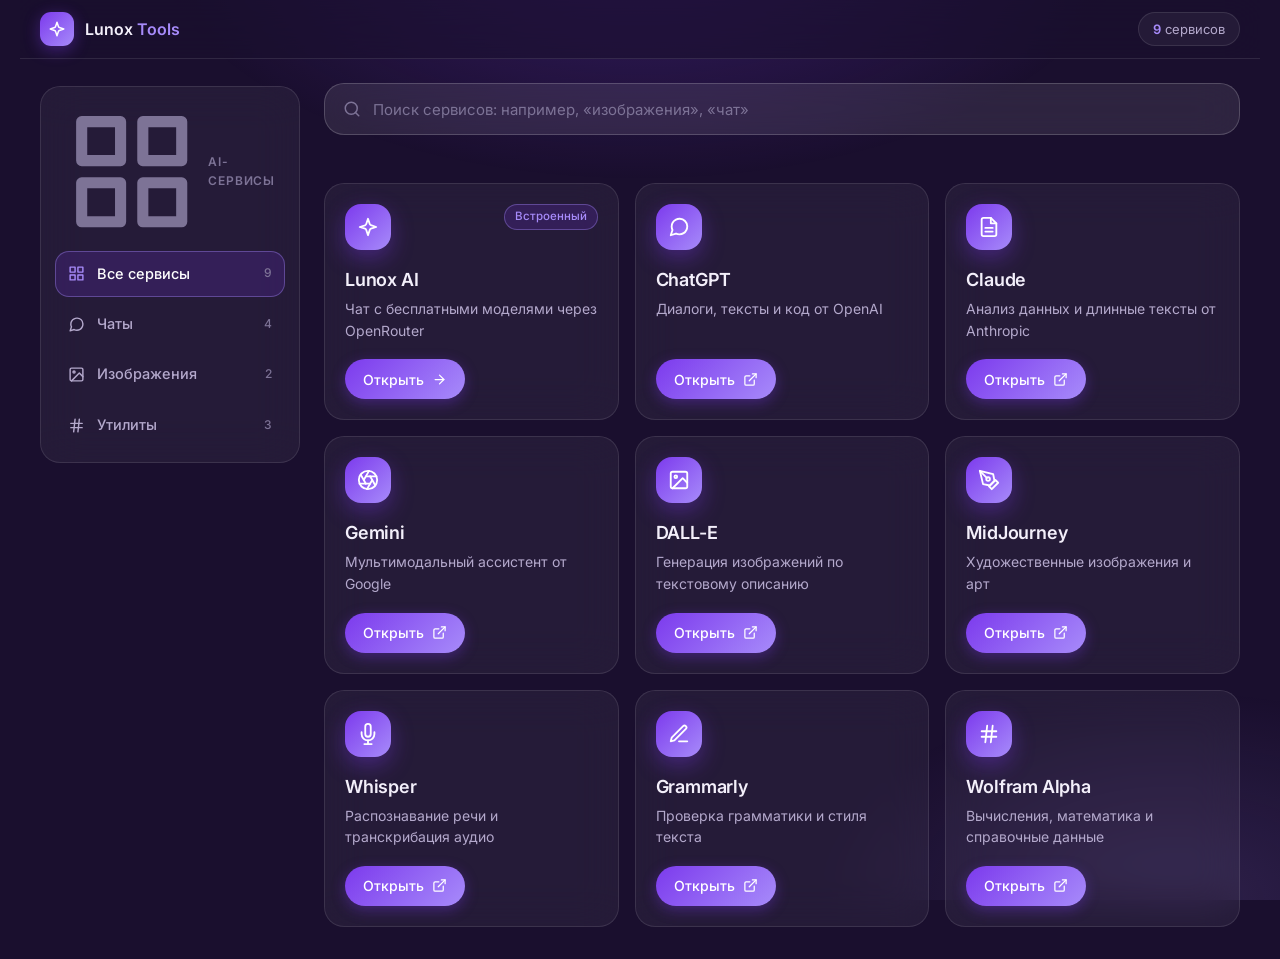
<file: tools/index.html>
<!DOCTYPE html>
<html lang="ru">
<head>
<meta charset="UTF-8">
<meta name="viewport" content="width=device-width, initial-scale=1.0, viewport-fit=cover">
<meta name="theme-color" content="#1a0f2e">
<title>Lunox Tools — каталог AI-сервисов</title>
<link rel="preconnect" href="https://fonts.googleapis.com">
<link rel="preconnect" href="https://fonts.gstatic.com" crossorigin>
<link href="https://fonts.googleapis.com/css2?family=Inter:wght@400;500;600;700&display=swap" rel="stylesheet">
<style>
  :root{
    --bg:#1a0f2e; --glass:rgba(255,255,255,.05); --glass-strong:rgba(255,255,255,.09);
    --border:rgba(255,255,255,.10); --border-strong:rgba(255,255,255,.18);
    --text:#f3effa; --text-2:#b4a9cc; --text-3:#7d7396;
    --accent:#7c3aed; --accent-2:#a78bfa;
    --accent-soft:rgba(124,58,237,.18); --accent-border:rgba(167,139,250,.38);
    --radius-lg:20px; --radius-md:16px;
    --grad:linear-gradient(135deg,#7c3aed 0%,#a78bfa 100%);
    --ease:cubic-bezier(0.16,1,0.3,1);
    --content-w:1240px;
  }
  *{ margin:0; padding:0; box-sizing:border-box; -webkit-tap-highlight-color:transparent; }
  button,a,input{ -webkit-tap-highlight-color:transparent; }
  button:focus,a:focus,input:focus{ outline:none; }
  button:focus-visible,a:focus-visible{ box-shadow:0 0 0 2px rgba(167,139,250,.6); }
  html{ -webkit-text-size-adjust:100%; }
  body{
    min-height:100vh; font-family:'Inter',-apple-system,'Segoe UI',Roboto,Arial,sans-serif;
    background:var(--bg); color:var(--text); font-size:15px; line-height:1.55; -webkit-font-smoothing:antialiased;
  }
  body::before{
    content:""; position:fixed; inset:0; pointer-events:none; z-index:0;
    background:
      radial-gradient(700px 360px at 50% -8%, rgba(124,58,237,.28), transparent 70%),
      radial-gradient(520px 300px at 92% 100%, rgba(167,139,250,.14), transparent 70%);
  }
  ::selection{ background:rgba(124,58,237,.45); }
  .is-hidden{ display:none !important; }

  .shell{ position:relative; z-index:1; max-width:var(--content-w); margin:0 auto; padding:0 20px calc(32px + env(safe-area-inset-bottom,0px)); }

  /* Шапка */
  .topbar{
    position:sticky; top:0; z-index:10;
    display:flex; align-items:center; justify-content:space-between; gap:12px;
    margin:0 -20px 24px; padding:calc(12px + env(safe-area-inset-top,0px)) 20px 12px;
    background:rgba(26,15,46,.6); border-bottom:1px solid var(--border);
    backdrop-filter:blur(20px); -webkit-backdrop-filter:blur(20px);
  }
  .brand{ display:flex; align-items:center; gap:11px; }
  .brand-mark{ width:34px; height:34px; display:grid; place-items:center; flex:none; color:#fff; background:var(--grad); border-radius:11px; box-shadow:0 4px 16px rgba(124,58,237,.4); }
  .brand-mark svg{ width:18px; height:18px; }
  .brand-name{ font-weight:600; font-size:16px; }
  .brand-name span{ color:var(--accent-2); }
  .count{ font-size:13px; color:var(--text-2); padding:6px 14px; background:var(--glass); border:1px solid var(--border); border-radius:999px; white-space:nowrap; }
  .count b{ color:var(--accent-2); font-weight:600; }

  /* Каркас: боковая панель + контент (структура варианта A) */
  .layout{ display:grid; grid-template-columns:260px minmax(0,1fr); gap:24px; align-items:start; }

  .side{
    position:sticky; top:86px; padding:14px;
    background:var(--glass); border:1px solid var(--border); border-radius:var(--radius-lg);
    backdrop-filter:blur(20px); -webkit-backdrop-filter:blur(20px);
  }
  .side-title{ display:flex; align-items:center; gap:10px; padding:4px 10px 12px; font-size:12px; font-weight:600; letter-spacing:.8px; text-transform:uppercase; color:var(--text-3); }
  .cats{ display:flex; flex-direction:column; gap:4px; }
  .cat{
    display:flex; align-items:center; gap:12px; width:100%; padding:11px 12px;
    font:inherit; font-size:14.5px; font-weight:500; text-align:left; color:var(--text-2);
    background:transparent; border:1px solid transparent; border-radius:14px; cursor:pointer;
    transition:background .3s var(--ease), color .3s var(--ease), border-color .3s var(--ease), transform .2s var(--ease);
  }
  .cat svg{ width:17px; height:17px; flex:none; }
  .cat span{ flex:1; }
  .cat-n{ font-style:normal; font-size:12px; color:var(--text-3); }
  .cat:hover{ color:var(--text); background:var(--glass-strong); }
  .cat:active{ transform:scale(.98); }
  .cat.is-active{ color:#fff; background:var(--accent-soft); border-color:var(--accent-border); }
  .cat.is-active svg{ color:var(--accent-2); }

  /* Поиск */
  .search{
    display:flex; align-items:center; gap:12px; height:52px; padding:0 18px; margin-bottom:12px;
    background:var(--glass-strong); border:1px solid var(--border-strong); border-radius:var(--radius-lg);
    backdrop-filter:blur(20px); -webkit-backdrop-filter:blur(20px);
    transition:border-color .3s var(--ease), box-shadow .3s var(--ease);
  }
  .search:focus-within{ border-color:var(--accent-border); box-shadow:0 0 0 3px rgba(124,58,237,.2); }
  .search svg{ width:18px; height:18px; flex:none; color:var(--text-3); }
  .search input{ flex:1; min-width:0; font:inherit; font-size:15px; color:var(--text); background:transparent; border:none; -webkit-appearance:none; appearance:none; }
  .search input::placeholder{ color:var(--text-3); }
  .result-line{ font-size:13px; color:var(--text-3); margin:0 4px 16px; min-height:20px; }

  /* Карточки */
  .grid{ display:grid; grid-template-columns:repeat(auto-fill,minmax(250px,1fr)); gap:16px; }
  .card{
    display:flex; flex-direction:column; padding:20px;
    background:var(--glass); border:1px solid var(--border); border-radius:var(--radius-lg);
    backdrop-filter:blur(20px); -webkit-backdrop-filter:blur(20px);
    animation:card-in .55s var(--ease) both; animation-delay:calc(var(--i) * 45ms);
    transition:transform .35s var(--ease), border-color .35s var(--ease), background .35s var(--ease);
  }
  .card:hover{ transform:translateY(-4px); background:var(--glass-strong); border-color:var(--accent-border); }
  @keyframes card-in{ from{ opacity:0; transform:translateY(14px); } to{ opacity:1; transform:none; } }
  .card-top{ display:flex; align-items:flex-start; justify-content:space-between; gap:10px; margin-bottom:16px; }
  .card-icon{ width:46px; height:46px; display:grid; place-items:center; color:#fff; background:var(--grad); border-radius:var(--radius-md); box-shadow:0 8px 22px rgba(124,58,237,.38); }
  .card-icon svg{ width:22px; height:22px; }
  .badge{ font-size:11.5px; font-weight:500; color:var(--accent-2); padding:3px 10px; background:var(--accent-soft); border:1px solid var(--accent-border); border-radius:999px; }
  .card h3{ font-size:18px; font-weight:600; letter-spacing:-.2px; margin-bottom:4px; }
  .card p{ flex:1; font-size:14px; color:var(--text-2); margin-bottom:18px; }
  .btn-open{
    display:inline-flex; align-items:center; justify-content:center; gap:8px; align-self:flex-start;
    height:40px; padding:0 18px; font-size:14px; font-weight:500; color:#fff; text-decoration:none;
    background:var(--grad); border-radius:999px; box-shadow:0 4px 14px rgba(124,58,237,.35);
    transition:filter .3s var(--ease), box-shadow .3s var(--ease), transform .2s var(--ease);
  }
  .btn-open svg{ width:15px; height:15px; transition:transform .3s var(--ease); }
  .btn-open:hover{ filter:brightness(1.12); box-shadow:0 6px 20px rgba(124,58,237,.5); }
  .btn-open:hover svg{ transform:translateX(2px); }
  .btn-open:active{ transform:scale(.96); }
  .empty{ grid-column:1/-1; padding:48px 0; text-align:center; color:var(--text-3); font-size:14.5px; }

  /* Адаптив */
  @media (max-width:900px){
    .layout{ grid-template-columns:minmax(0,1fr); gap:16px; }
    .side, main{ min-width:0; }
    .side{ position:static; padding:8px; border-radius:var(--radius-md); }
    .side-title{ display:none; }
    .cats{ flex-direction:row; overflow-x:auto; scrollbar-width:none; }
    .cats::-webkit-scrollbar{ display:none; }
    .cat{ width:auto; flex:none; gap:8px; padding:9px 14px; border-radius:999px; font-size:14px; }
    .cat span{ flex:none; }
  }
  @media (max-width:640px){
    .shell{ padding:0 14px calc(24px + env(safe-area-inset-bottom,0px)); }
    .topbar{ margin:0 -14px 16px; padding-left:14px; padding-right:14px; }
    .brand-name{ font-size:15px; }
    .search{ height:48px; }
    .grid{ grid-template-columns:minmax(0,1fr); gap:12px; }
    .card{ padding:18px; }
  }
  @media (max-width:480px){
    html{ overflow-x:hidden; }
    body{ overflow-x:clip; }   /* clip, не hidden: hidden на body ломает sticky-шапку */
    .shell{ width:100%; max-width:100%; padding:0 16px calc(24px + env(safe-area-inset-bottom,0px)); }
    .topbar{ margin:0 -16px 16px; padding-left:16px; padding-right:16px; flex-wrap:wrap; row-gap:8px; }
    .brand-name{ font-size:14.5px; }
    .count{ font-size:12px; padding:5px 12px; }
    .layout, .side, main, .search, .grid, .cats{ width:100%; max-width:100%; min-width:0; }
    .grid{ grid-template-columns:minmax(0,1fr); }
    .card{ width:100%; max-width:100%; min-width:0; }
    .search{ padding:0 14px; }
  }
  @media (prefers-reduced-motion:reduce){ *,*::before,*::after{ animation-duration:.01ms !important; transition-duration:.01ms !important; } }
</style>
</head>
<body>
<div class="shell">

  <header class="topbar">
    <div class="brand">
      <span class="brand-mark"><svg viewBox="0 0 24 24" fill="none" stroke="currentColor" stroke-width="2" stroke-linecap="round" stroke-linejoin="round" aria-hidden="true"><path d="M12 3l1.9 5.7a2 2 0 0 0 1.3 1.3L21 12l-5.8 1.9a2 2 0 0 0-1.3 1.3L12 21l-1.9-5.8a2 2 0 0 0-1.3-1.3L3 12l5.8-1.9a2 2 0 0 0 1.3-1.3L12 3z"/></svg></span>
      <span class="brand-name">Lunox<span> Tools</span></span>
    </div>
    <div class="count" aria-live="polite"><b id="count-n">9</b> сервисов</div>
  </header>

  <div class="layout">
    <aside class="side" aria-label="Категории">
      <div class="side-title"><svg viewBox="0 0 24 24" fill="none" stroke="currentColor" stroke-width="2" stroke-linecap="round" stroke-linejoin="round" aria-hidden="true"><rect x="3" y="3" width="7" height="7"/><rect x="14" y="3" width="7" height="7"/><rect x="14" y="14" width="7" height="7"/><rect x="3" y="14" width="7" height="7"/></svg><span>AI-сервисы</span></div>
      <nav class="cats">
      <button class="cat is-active" type="button" data-cat="all" aria-pressed="true"><svg viewBox="0 0 24 24" fill="none" stroke="currentColor" stroke-width="2" stroke-linecap="round" stroke-linejoin="round" aria-hidden="true"><rect x="3" y="3" width="7" height="7"/><rect x="14" y="3" width="7" height="7"/><rect x="14" y="14" width="7" height="7"/><rect x="3" y="14" width="7" height="7"/></svg><span>Все сервисы</span><em class="cat-n" data-n="all"></em></button>
      <button class="cat" type="button" data-cat="chat" aria-pressed="false"><svg viewBox="0 0 24 24" fill="none" stroke="currentColor" stroke-width="2" stroke-linecap="round" stroke-linejoin="round" aria-hidden="true"><path d="M21 11.5a8.38 8.38 0 0 1-.9 3.8 8.5 8.5 0 0 1-7.6 4.7 8.38 8.38 0 0 1-3.8-.9L3 21l1.9-5.7a8.38 8.38 0 0 1-.9-3.8 8.5 8.5 0 0 1 4.7-7.6 8.38 8.38 0 0 1 3.8-.9h.5a8.48 8.48 0 0 1 8 8v.5z"/></svg><span>Чаты</span><em class="cat-n" data-n="chat"></em></button>
      <button class="cat" type="button" data-cat="image" aria-pressed="false"><svg viewBox="0 0 24 24" fill="none" stroke="currentColor" stroke-width="2" stroke-linecap="round" stroke-linejoin="round" aria-hidden="true"><rect x="3" y="3" width="18" height="18" rx="2" ry="2"/><circle cx="8.5" cy="8.5" r="1.5"/><polyline points="21 15 16 10 5 21"/></svg><span>Изображения</span><em class="cat-n" data-n="image"></em></button>
      <button class="cat" type="button" data-cat="util" aria-pressed="false"><svg viewBox="0 0 24 24" fill="none" stroke="currentColor" stroke-width="2" stroke-linecap="round" stroke-linejoin="round" aria-hidden="true"><line x1="4" y1="9" x2="20" y2="9"/><line x1="4" y1="15" x2="20" y2="15"/><line x1="10" y1="3" x2="8" y2="21"/><line x1="16" y1="3" x2="14" y2="21"/></svg><span>Утилиты</span><em class="cat-n" data-n="util"></em></button>
      </nav>
    </aside>

    <main>
      <label class="search">
        <svg viewBox="0 0 24 24" fill="none" stroke="currentColor" stroke-width="2" stroke-linecap="round" stroke-linejoin="round" aria-hidden="true"><circle cx="11" cy="11" r="8"/><line x1="21" y1="21" x2="16.65" y2="16.65"/></svg>
        <input type="search" id="q" placeholder="Поиск сервисов: например, «изображения», «чат»" aria-label="Поиск сервисов" autocomplete="off" spellcheck="false">
      </label>
      <p class="result-line" id="result-line"></p>

      <section class="grid" id="grid">
      <article class="card" data-cat="chat" data-kw="lunox ai чат с бесплатными моделями через openrouter chat чат нейросеть openrouter" style="--i:0">
        <div class="card-top"><span class="card-icon"><svg viewBox="0 0 24 24" fill="none" stroke="currentColor" stroke-width="2" stroke-linecap="round" stroke-linejoin="round" aria-hidden="true"><path d="M12 3l1.9 5.7a2 2 0 0 0 1.3 1.3L21 12l-5.8 1.9a2 2 0 0 0-1.3 1.3L12 21l-1.9-5.8a2 2 0 0 0-1.3-1.3L3 12l5.8-1.9a2 2 0 0 0 1.3-1.3L12 3z"/></svg></span><span class="badge">Встроенный</span></div>
        <h3>Lunox AI</h3>
        <p>Чат с бесплатными моделями через OpenRouter</p>
        <a class="btn-open" href="/ai/" aria-label="Открыть Lunox AI"><span>Открыть</span><svg viewBox="0 0 24 24" fill="none" stroke="currentColor" stroke-width="2" stroke-linecap="round" stroke-linejoin="round" aria-hidden="true"><line x1="5" y1="12" x2="19" y2="12"/><polyline points="12 5 19 12 12 19"/></svg></a>
      </article>
      <article class="card" data-cat="chat" data-kw="chatgpt диалоги, тексты и код от openai chat чат openai gpt" style="--i:1">
        <div class="card-top"><span class="card-icon"><svg viewBox="0 0 24 24" fill="none" stroke="currentColor" stroke-width="2" stroke-linecap="round" stroke-linejoin="round" aria-hidden="true"><path d="M21 11.5a8.38 8.38 0 0 1-.9 3.8 8.5 8.5 0 0 1-7.6 4.7 8.38 8.38 0 0 1-3.8-.9L3 21l1.9-5.7a8.38 8.38 0 0 1-.9-3.8 8.5 8.5 0 0 1 4.7-7.6 8.38 8.38 0 0 1 3.8-.9h.5a8.48 8.48 0 0 1 8 8v.5z"/></svg></span></div>
        <h3>ChatGPT</h3>
        <p>Диалоги, тексты и код от OpenAI</p>
        <a class="btn-open" href="https://chat.openai.com" target="_blank" rel="noopener" aria-label="Открыть ChatGPT"><span>Открыть</span><svg viewBox="0 0 24 24" fill="none" stroke="currentColor" stroke-width="2" stroke-linecap="round" stroke-linejoin="round" aria-hidden="true"><path d="M18 13v6a2 2 0 0 1-2 2H5a2 2 0 0 1-2-2V8a2 2 0 0 1 2-2h6"/><polyline points="15 3 21 3 21 9"/><line x1="10" y1="14" x2="21" y2="3"/></svg></a>
      </article>
      <article class="card" data-cat="chat" data-kw="claude анализ данных и длинные тексты от anthropic chat чат anthropic анализ" style="--i:2">
        <div class="card-top"><span class="card-icon"><svg viewBox="0 0 24 24" fill="none" stroke="currentColor" stroke-width="2" stroke-linecap="round" stroke-linejoin="round" aria-hidden="true"><path d="M14 2H6a2 2 0 0 0-2 2v16a2 2 0 0 0 2 2h12a2 2 0 0 0 2-2V8z"/><polyline points="14 2 14 8 20 8"/><line x1="16" y1="13" x2="8" y2="13"/><line x1="16" y1="17" x2="8" y2="17"/></svg></span></div>
        <h3>Claude</h3>
        <p>Анализ данных и длинные тексты от Anthropic</p>
        <a class="btn-open" href="https://claude.ai" target="_blank" rel="noopener" aria-label="Открыть Claude"><span>Открыть</span><svg viewBox="0 0 24 24" fill="none" stroke="currentColor" stroke-width="2" stroke-linecap="round" stroke-linejoin="round" aria-hidden="true"><path d="M18 13v6a2 2 0 0 1-2 2H5a2 2 0 0 1-2-2V8a2 2 0 0 1 2-2h6"/><polyline points="15 3 21 3 21 9"/><line x1="10" y1="14" x2="21" y2="3"/></svg></a>
      </article>
      <article class="card" data-cat="chat" data-kw="gemini мультимодальный ассистент от google chat чат google мультимодальный" style="--i:3">
        <div class="card-top"><span class="card-icon"><svg viewBox="0 0 24 24" fill="none" stroke="currentColor" stroke-width="2" stroke-linecap="round" stroke-linejoin="round" aria-hidden="true"><circle cx="12" cy="12" r="10"/><line x1="14.31" y1="8" x2="20.05" y2="17.94"/><line x1="9.69" y1="8" x2="21.17" y2="8"/><line x1="7.38" y1="12" x2="13.12" y2="2.06"/><line x1="9.69" y1="16" x2="3.95" y2="6.06"/><line x1="14.31" y1="16" x2="2.83" y2="16"/><line x1="16.62" y1="12" x2="10.88" y2="21.94"/></svg></span></div>
        <h3>Gemini</h3>
        <p>Мультимодальный ассистент от Google</p>
        <a class="btn-open" href="https://gemini.google.com" target="_blank" rel="noopener" aria-label="Открыть Gemini"><span>Открыть</span><svg viewBox="0 0 24 24" fill="none" stroke="currentColor" stroke-width="2" stroke-linecap="round" stroke-linejoin="round" aria-hidden="true"><path d="M18 13v6a2 2 0 0 1-2 2H5a2 2 0 0 1-2-2V8a2 2 0 0 1 2-2h6"/><polyline points="15 3 21 3 21 9"/><line x1="10" y1="14" x2="21" y2="3"/></svg></a>
      </article>
      <article class="card" data-cat="image" data-kw="dall-e генерация изображений по текстовому описанию image картинки изображения генерация openai" style="--i:4">
        <div class="card-top"><span class="card-icon"><svg viewBox="0 0 24 24" fill="none" stroke="currentColor" stroke-width="2" stroke-linecap="round" stroke-linejoin="round" aria-hidden="true"><rect x="3" y="3" width="18" height="18" rx="2" ry="2"/><circle cx="8.5" cy="8.5" r="1.5"/><polyline points="21 15 16 10 5 21"/></svg></span></div>
        <h3>DALL-E</h3>
        <p>Генерация изображений по текстовому описанию</p>
        <a class="btn-open" href="https://openai.com/dall-e-3" target="_blank" rel="noopener" aria-label="Открыть DALL-E"><span>Открыть</span><svg viewBox="0 0 24 24" fill="none" stroke="currentColor" stroke-width="2" stroke-linecap="round" stroke-linejoin="round" aria-hidden="true"><path d="M18 13v6a2 2 0 0 1-2 2H5a2 2 0 0 1-2-2V8a2 2 0 0 1 2-2h6"/><polyline points="15 3 21 3 21 9"/><line x1="10" y1="14" x2="21" y2="3"/></svg></a>
      </article>
      <article class="card" data-cat="image" data-kw="midjourney художественные изображения и арт image картинки арт рисунки" style="--i:5">
        <div class="card-top"><span class="card-icon"><svg viewBox="0 0 24 24" fill="none" stroke="currentColor" stroke-width="2" stroke-linecap="round" stroke-linejoin="round" aria-hidden="true"><path d="M12 19l7-7 3 3-7 7-3-3z"/><path d="M18 13l-1.5-7.5L2 2l3.5 14.5L13 18l5-5z"/><path d="M2 2l7.586 7.586"/><circle cx="11" cy="11" r="2"/></svg></span></div>
        <h3>MidJourney</h3>
        <p>Художественные изображения и арт</p>
        <a class="btn-open" href="https://midjourney.com" target="_blank" rel="noopener" aria-label="Открыть MidJourney"><span>Открыть</span><svg viewBox="0 0 24 24" fill="none" stroke="currentColor" stroke-width="2" stroke-linecap="round" stroke-linejoin="round" aria-hidden="true"><path d="M18 13v6a2 2 0 0 1-2 2H5a2 2 0 0 1-2-2V8a2 2 0 0 1 2-2h6"/><polyline points="15 3 21 3 21 9"/><line x1="10" y1="14" x2="21" y2="3"/></svg></a>
      </article>
      <article class="card" data-cat="util" data-kw="whisper распознавание речи и транскрибация аудио audio аудио речь голос транскрипция" style="--i:6">
        <div class="card-top"><span class="card-icon"><svg viewBox="0 0 24 24" fill="none" stroke="currentColor" stroke-width="2" stroke-linecap="round" stroke-linejoin="round" aria-hidden="true"><path d="M12 1a3 3 0 0 0-3 3v8a3 3 0 0 0 6 0V4a3 3 0 0 0-3-3z"/><path d="M19 10v2a7 7 0 0 1-14 0v-2"/><line x1="12" y1="19" x2="12" y2="23"/><line x1="8" y1="23" x2="16" y2="23"/></svg></span></div>
        <h3>Whisper</h3>
        <p>Распознавание речи и транскрибация аудио</p>
        <a class="btn-open" href="https://openai.com/research/whisper" target="_blank" rel="noopener" aria-label="Открыть Whisper"><span>Открыть</span><svg viewBox="0 0 24 24" fill="none" stroke="currentColor" stroke-width="2" stroke-linecap="round" stroke-linejoin="round" aria-hidden="true"><path d="M18 13v6a2 2 0 0 1-2 2H5a2 2 0 0 1-2-2V8a2 2 0 0 1 2-2h6"/><polyline points="15 3 21 3 21 9"/><line x1="10" y1="14" x2="21" y2="3"/></svg></a>
      </article>
      <article class="card" data-cat="util" data-kw="grammarly проверка грамматики и стиля текста text текст грамматика орфография" style="--i:7">
        <div class="card-top"><span class="card-icon"><svg viewBox="0 0 24 24" fill="none" stroke="currentColor" stroke-width="2" stroke-linecap="round" stroke-linejoin="round" aria-hidden="true"><path d="M12 20h9"/><path d="M16.5 3.5a2.12 2.12 0 0 1 3 3L7 19l-4 1 1-4L16.5 3.5z"/></svg></span></div>
        <h3>Grammarly</h3>
        <p>Проверка грамматики и стиля текста</p>
        <a class="btn-open" href="https://grammarly.com" target="_blank" rel="noopener" aria-label="Открыть Grammarly"><span>Открыть</span><svg viewBox="0 0 24 24" fill="none" stroke="currentColor" stroke-width="2" stroke-linecap="round" stroke-linejoin="round" aria-hidden="true"><path d="M18 13v6a2 2 0 0 1-2 2H5a2 2 0 0 1-2-2V8a2 2 0 0 1 2-2h6"/><polyline points="15 3 21 3 21 9"/><line x1="10" y1="14" x2="21" y2="3"/></svg></a>
      </article>
      <article class="card" data-cat="util" data-kw="wolfram alpha вычисления, математика и справочные данные math математика расчёты формулы" style="--i:8">
        <div class="card-top"><span class="card-icon"><svg viewBox="0 0 24 24" fill="none" stroke="currentColor" stroke-width="2" stroke-linecap="round" stroke-linejoin="round" aria-hidden="true"><line x1="4" y1="9" x2="20" y2="9"/><line x1="4" y1="15" x2="20" y2="15"/><line x1="10" y1="3" x2="8" y2="21"/><line x1="16" y1="3" x2="14" y2="21"/></svg></span></div>
        <h3>Wolfram Alpha</h3>
        <p>Вычисления, математика и справочные данные</p>
        <a class="btn-open" href="https://wolframalpha.com" target="_blank" rel="noopener" aria-label="Открыть Wolfram Alpha"><span>Открыть</span><svg viewBox="0 0 24 24" fill="none" stroke="currentColor" stroke-width="2" stroke-linecap="round" stroke-linejoin="round" aria-hidden="true"><path d="M18 13v6a2 2 0 0 1-2 2H5a2 2 0 0 1-2-2V8a2 2 0 0 1 2-2h6"/><polyline points="15 3 21 3 21 9"/><line x1="10" y1="14" x2="21" y2="3"/></svg></a>
      </article>
        <p class="empty is-hidden" id="empty">Ничего не найдено. Попробуйте другой запрос.</p>
      </section>
    </main>
  </div>

</div>

<script>
(function () {
  'use strict';
  var cards = [].slice.call(document.querySelectorAll('.card'));
  var cats = [].slice.call(document.querySelectorAll('.cat'));
  var q = document.getElementById('q'), empty = document.getElementById('empty');
  var line = document.getElementById('result-line'), total = document.getElementById('count-n');
  var cat = 'all';

  function plural(n) {
    var m = n % 10, h = n % 100;
    if (m === 1 && h !== 11) return 'сервис';
    if (m >= 2 && m <= 4 && (h < 12 || h > 14)) return 'сервиса';
    return 'сервисов';
  }

  [].forEach.call(document.querySelectorAll('.cat-n'), function (e) {
    var k = e.getAttribute('data-n');
    e.textContent = cards.filter(function (c) { return k === 'all' || c.getAttribute('data-cat') === k; }).length;
  });

  function apply() {
    var s = q.value.trim().toLowerCase(), n = 0;
    cards.forEach(function (c) {
      var ok = (cat === 'all' || c.getAttribute('data-cat') === cat) && (!s || c.getAttribute('data-kw').indexOf(s) > -1);
      c.classList.toggle('is-hidden', !ok);
      if (ok) n++;
    });
    empty.classList.toggle('is-hidden', n > 0);
    total.textContent = n;
    total.parentNode.lastChild.nodeValue = ' ' + plural(n);
    line.textContent = s ? 'Найдено: ' + n : '';
  }

  q.addEventListener('input', apply);
  cats.forEach(function (b) {
    b.addEventListener('click', function () {
      cat = b.getAttribute('data-cat');
      cats.forEach(function (x) {
        var on = x === b;
        x.classList.toggle('is-active', on);
        x.setAttribute('aria-pressed', on ? 'true' : 'false');
      });
      apply();
    });
  });
})();
</script>
</body>
</html>
</file>
<file: landing/style.css>
/* ============================================================
   Lunox — лендинг мессенджера
   Палитра: белый + фиолетовый акцент
   Анимации: transform / opacity, cubic-bezier(0.16, 1, 0.3, 1)
   ============================================================ */

:root {
  --bg: #ffffff;
  --bg-alt: #f8f7fc;
  --accent: #7c3aed;
  --accent-light: #a78bfa;
  --heading: #1a0f2e;
  --text: #4a4a5e;
  --muted: #8b8b9e;
  --gradient: linear-gradient(135deg, #7c3aed, #a78bfa);
  --shadow: 0 1px 2px rgba(26, 15, 46, 0.04), 0 8px 24px rgba(124, 58, 237, 0.07);
  --shadow-hover: 0 2px 4px rgba(26, 15, 46, 0.05), 0 20px 44px rgba(124, 58, 237, 0.17);
  --font-display: "Manrope", "Inter", -apple-system, BlinkMacSystemFont, "Segoe UI", Roboto, sans-serif;
  --ease: cubic-bezier(0.16, 1, 0.3, 1);
  --radius: 20px;
  --header-h: 68px;
}

*, *::before, *::after {
  box-sizing: border-box;
  margin: 0;
  padding: 0;
  -webkit-tap-highlight-color: transparent;
}

/* Без синей вспышки при тапе (Chrome/Android), без callout (iOS) */
html { -webkit-tap-highlight-color: transparent; }

a, button {
  -webkit-tap-highlight-color: transparent;
  -webkit-touch-callout: none;
  touch-action: manipulation;
}

/* Элементы управления не выделяются синим при долгом тапе / двойном касании */
a, button, .btn, .platform { -webkit-user-select: none; user-select: none; }

/* Фокус только для клавиатуры */
a:focus:not(:focus-visible), button:focus:not(:focus-visible) { outline: none; }

a:focus-visible, button:focus-visible {
  outline: 2px solid #7c3aed;
  outline-offset: 2px;
}

html {
  scroll-behavior: smooth;
  -webkit-text-size-adjust: 100%;
}

body {
  font-family: "Inter", -apple-system, BlinkMacSystemFont, "Segoe UI", Roboto, sans-serif;
  background: var(--bg);
  color: var(--text);
  font-size: 16px;
  line-height: 1.65;
  font-feature-settings: "cv11", "ss01";
  -webkit-font-smoothing: antialiased;
  text-rendering: optimizeLegibility;
  overflow-x: hidden;
}

img, svg { display: block; }
a { color: inherit; text-decoration: none; }
button { font: inherit; color: inherit; background: none; border: none; cursor: pointer; }

::selection { background: rgba(124, 58, 237, 0.16); }

.container {
  width: 100%;
  max-width: 1120px;
  margin: 0 auto;
  padding: 0 24px;
}

.container-narrow { max-width: 760px; }

/* ---------------- Header ---------------- */

.header {
  position: fixed;
  top: 0; left: 0; right: 0;
  z-index: 100;
  height: var(--header-h);
  background: rgba(255, 255, 255, 0.72);
  backdrop-filter: saturate(180%) blur(16px);
  -webkit-backdrop-filter: saturate(180%) blur(16px);
  border-bottom: 1px solid transparent;
  transition: border-color 0.3s var(--ease), box-shadow 0.3s var(--ease);
}

.header.scrolled {
  border-bottom-color: rgba(124, 58, 237, 0.08);
  box-shadow: 0 2px 16px rgba(124, 58, 237, 0.05);
}

.header-inner {
  height: var(--header-h);
  display: flex;
  align-items: center;
  justify-content: space-between;
  gap: 24px;
}

.brand {
  display: inline-flex;
  align-items: center;
  gap: 10px;
}

.brand-mark {
  width: 34px; height: 34px;
  border-radius: 10px;
  background: var(--gradient);
  color: #fff;
  display: grid;
  place-items: center;
  box-shadow: 0 4px 14px rgba(124, 58, 237, 0.28);
}

.brand-mark svg { width: 18px; height: 18px; }

.brand-name {
  font-size: 19px;
  font-weight: 700;
  color: var(--heading);
  letter-spacing: -0.02em;
  font-family: var(--font-display);
}

.nav {
  display: flex;
  gap: 6px;
}

.nav-link {
  font-size: 14.5px;
  font-weight: 500;
  color: var(--text);
  padding: 8px 14px;
  border-radius: 10px;
  transition: color 0.3s var(--ease), background-color 0.3s var(--ease);
}

.nav-link:hover {
  color: var(--accent);
  background: rgba(124, 58, 237, 0.06);
}

.header-actions {
  display: flex;
  align-items: center;
  gap: 12px;
}

.burger {
  display: none;
  width: 42px; height: 42px;
  border-radius: 12px;
  place-items: center;
  color: var(--heading);
  transition: background-color 0.3s var(--ease);
}

.burger:hover { background: rgba(124, 58, 237, 0.06); }
.burger svg { width: 22px; height: 22px; }
.burger .icon-close { display: none; }
.burger.open .icon-menu { display: none; }
.burger.open .icon-close { display: block; }

/* ---------------- Buttons ---------------- */

.btn {
  display: inline-flex;
  align-items: center;
  justify-content: center;
  gap: 9px;
  font-weight: 600;
  border-radius: 14px;
  white-space: nowrap;
  cursor: pointer;
  transition: transform 0.3s var(--ease), box-shadow 0.3s var(--ease),
              background-color 0.3s var(--ease), border-color 0.3s var(--ease);
  will-change: transform;
}

.btn svg { width: 18px; height: 18px; flex-shrink: 0; }

.btn-lg { padding: 15px 28px; font-size: 16px; }
.btn-sm { padding: 10px 18px; font-size: 14px; border-radius: 11px; }

.btn-primary {
  background: var(--gradient);
  color: #fff;
  box-shadow: 0 6px 20px rgba(124, 58, 237, 0.3);
}

.btn-primary:hover {
  transform: scale(1.02);
  box-shadow: 0 10px 28px rgba(124, 58, 237, 0.4);
}

.btn-primary:active { transform: scale(0.96); }

.btn-secondary {
  background: #fff;
  color: var(--accent);
  border: 1.5px solid rgba(124, 58, 237, 0.28);
  box-shadow: var(--shadow);
}

.btn-secondary:hover {
  transform: scale(1.02);
  border-color: rgba(124, 58, 237, 0.5);
  box-shadow: var(--shadow-hover);
}

.btn-secondary:active { transform: scale(0.96); }

/* ---------------- Hero ---------------- */

.hero {
  position: relative;
  padding: calc(var(--header-h) + 96px) 0 124px;
  text-align: center;
  overflow: hidden;
  background: linear-gradient(180deg, #faf8ff 0%, #ffffff 78%);
}

.hero-glow {
  position: absolute;
  border-radius: 50%;
  filter: blur(90px);
  pointer-events: none;
}

.hero-glow-1 {
  width: 560px; height: 560px;
  top: -220px; left: 50%;
  transform: translateX(-78%);
  background: radial-gradient(circle, rgba(124, 58, 237, 0.14), transparent 65%);
}

.hero-glow-2 {
  width: 480px; height: 480px;
  top: -140px; left: 50%;
  transform: translateX(6%);
  background: radial-gradient(circle, rgba(167, 139, 250, 0.18), transparent 65%);
}

.hero-inner { position: relative; }

.hero-logo {
  width: 92px; height: 92px;
  margin: 0 auto 34px;
  border-radius: 26px;
  background: var(--gradient);
  color: #fff;
  display: grid;
  place-items: center;
  box-shadow: 0 16px 44px rgba(124, 58, 237, 0.35);
}

.hero-logo svg { width: 46px; height: 46px; }

.hero-title {
  font-size: clamp(34px, 6vw, 60px);
  font-weight: 800;
  line-height: 1.08;
  letter-spacing: -0.03em;
  color: var(--heading);
  max-width: 780px;
  margin: 0 auto 22px;
  font-family: var(--font-display);
}

.gradient-text {
  background: var(--gradient);
  -webkit-background-clip: text;
  background-clip: text;
  -webkit-text-fill-color: transparent;
  color: transparent;
}

.hero-sub {
  font-size: clamp(17px, 2.4vw, 21px);
  color: var(--text);
  max-width: 560px;
  margin: 0 auto 40px;
}

.hero-cta {
  display: flex;
  justify-content: center;
  gap: 14px;
  flex-wrap: wrap;
}

.hero-note {
  margin-top: 26px;
  font-size: 13.5px;
  color: var(--muted);
}

/* Hero entrance animations */
@keyframes hero-logo-in {
  from { opacity: 0; transform: scale(0.55); }
  to   { opacity: 1; transform: scale(1); }
}

@keyframes hero-rise-in {
  from { opacity: 0; translate: 0 26px; }
  to   { opacity: 1; translate: 0 0; }
}

.hero-anim-logo {
  opacity: 0;
  animation: hero-logo-in 0.9s var(--ease) 0.05s forwards;
}

.hero-anim {
  opacity: 0;
  animation: hero-rise-in 0.8s var(--ease) forwards;
}

.hero-anim-d1 { animation-delay: 0.18s; }
.hero-anim-d2 { animation-delay: 0.32s; }
.hero-anim-d3 { animation-delay: 0.48s; }
.hero-anim-d4 { animation-delay: 0.58s; }
.hero-anim-d5 { animation-delay: 0.92s; }

/* Hero: арт Luna (mobile/tablet — под текстом по центру) */
.hero-art {
  position: relative;
  width: 100%;
  max-width: min(360px, 80vw);
  margin: 48px auto 0;
}

.hero-art::before {
  content: "";
  position: absolute;
  inset: 8% -12% -6%;
  z-index: 0;
  background: radial-gradient(closest-side, rgba(124, 58, 237, 0.22), transparent 72%);
  filter: blur(36px);
  pointer-events: none;
}

.hero-art picture { position: relative; z-index: 1; display: block; }

.hero-art-img {
  width: 100%;
  height: auto;
  border-radius: var(--radius);
  border: 1px solid rgba(124, 58, 237, 0.16);
  box-shadow: 0 2px 6px rgba(26, 15, 46, 0.06), 0 24px 56px rgba(124, 58, 237, 0.28);
  animation: luna-float 6s ease-in-out infinite;
  will-change: transform;
}

@keyframes luna-float {
  0%, 100% { transform: translateY(0); }
  50%      { transform: translateY(-14px); }
}

/* Лёгкий дрейф свечения (translate не мешает базовому transform) */
@keyframes glow-drift {
  0%, 100% { translate: 0 0; }
  50%      { translate: 26px 20px; }
}

.hero-glow-1 { animation: glow-drift 14s ease-in-out infinite; }
.hero-glow-2 { animation: glow-drift 18s ease-in-out -6s infinite reverse; }

/* ---------------- Sections ---------------- */

.section { padding: 112px 0; scroll-margin-top: calc(var(--header-h) + 12px); }
.section-alt { background: var(--bg-alt); }

.section-head {
  text-align: center;
  max-width: 640px;
  margin: 0 auto 64px;
}

.eyebrow {
  display: inline-block;
  font-size: 13px;
  font-weight: 700;
  letter-spacing: 0.12em;
  text-transform: uppercase;
  color: var(--accent);
  margin-bottom: 14px;
}

.section-title {
  font-size: clamp(28px, 4.4vw, 40px);
  font-weight: 800;
  letter-spacing: -0.025em;
  line-height: 1.15;
  color: var(--heading);
  margin-bottom: 14px;
  font-family: var(--font-display);
  text-wrap: balance;
}

.section-sub { font-size: 17px; color: var(--muted); text-wrap: pretty; }

/* ---------------- Features ---------------- */

.features-grid {
  display: grid;
  grid-template-columns: repeat(3, 1fr);
  gap: 26px;
}

.card {
  background: #fff;
  border: 1px solid rgba(124, 58, 237, 0.07);
  border-radius: var(--radius);
  padding: 34px 30px;
  box-shadow: var(--shadow);
  transition: transform 0.35s var(--ease), box-shadow 0.35s var(--ease), border-color 0.35s var(--ease);
}

.card:hover {
  transform: translateY(-4px);
  box-shadow: var(--shadow-hover);
  border-color: rgba(124, 58, 237, 0.18);
}

.card-icon {
  width: 48px; height: 48px;
  border-radius: 14px;
  background: linear-gradient(135deg, rgba(124, 58, 237, 0.10), rgba(167, 139, 250, 0.20));
  color: var(--accent);
  display: grid;
  place-items: center;
  margin-bottom: 22px;
  transition: background 0.35s var(--ease), color 0.35s var(--ease), transform 0.45s var(--ease);
}

.card:hover .card-icon {
  background: var(--gradient);
  color: #fff;
  transform: scale(1.06) rotate(-4deg);
}

.card-icon svg { width: 23px; height: 23px; }

.card-title {
  font-size: 18px;
  font-weight: 700;
  letter-spacing: -0.015em;
  color: var(--heading);
  margin-bottom: 10px;
  font-family: var(--font-display);
}

.card-text { font-size: 15px; line-height: 1.7; color: var(--text); }

/* ---------------- Screenshots (phones) ---------------- */

.phones {
  display: flex;
  justify-content: center;
  align-items: flex-start;
  gap: 30px;
  flex-wrap: wrap;
}

.phone-wrap {
  text-align: center;
}

@media (min-width: 1025px) {
  .phone-wrap:nth-child(even) { margin-top: 46px; }
}

.phone {
  width: 244px;
  padding: 11px;
  border-radius: 42px;
  background: #171126;
  box-shadow: 0 24px 60px rgba(26, 15, 46, 0.22), 0 4px 16px rgba(124, 58, 237, 0.12);
}

@keyframes float {
  0%, 100% { transform: translateY(0); }
  50%      { transform: translateY(-10px); }
}

.float {
  animation: float 5.5s ease-in-out infinite;
  will-change: transform;
}

.phone-screen {
  position: relative;
  height: 500px;
  border-radius: 32px;
  background: #fff;
  overflow: hidden;
  display: flex;
  flex-direction: column;
}

.notch {
  position: absolute;
  top: 9px; left: 50%;
  transform: translateX(-50%);
  width: 74px; height: 20px;
  border-radius: 12px;
  background: #171126;
  z-index: 2;
}

.statusbar {
  display: flex;
  justify-content: space-between;
  align-items: center;
  padding: 12px 22px 4px;
  font-size: 11.5px;
  font-weight: 600;
  color: var(--heading);
}

.statusbar-light { color: #fff; }

.status-icons {
  display: inline-flex;
  align-items: center;
  gap: 5px;
}

.status-icons svg { height: 9px; width: auto; display: inline-block; }

.appbar {
  display: flex;
  align-items: center;
  justify-content: space-between;
  gap: 8px;
  padding: 14px 18px 10px;
}

.appbar-title {
  font-size: 17px;
  font-weight: 700;
  letter-spacing: -0.01em;
  color: var(--heading);
}

.appbar-icon { width: 17px; height: 17px; color: var(--muted); }

.search-pill {
  margin: 2px 16px 8px;
  padding: 8px 14px;
  border-radius: 12px;
  background: var(--bg-alt);
  color: var(--muted);
  font-size: 12.5px;
}

/* Chat list */
.chat-list { padding: 2px 10px; }

.chat-row {
  display: flex;
  align-items: center;
  gap: 11px;
  padding: 9px 8px;
  border-radius: 14px;
}

.avatar {
  width: 42px; height: 42px;
  flex-shrink: 0;
  border-radius: 50%;
  display: grid;
  place-items: center;
  color: #fff;
  font-size: 15px;
  font-weight: 700;
}

.av-1 { background: linear-gradient(135deg, #7c3aed, #a78bfa); }
.av-2 { background: linear-gradient(135deg, #6366f1, #818cf8); }
.av-3 { background: linear-gradient(135deg, #0ea5e9, #38bdf8); }
.av-4 { background: linear-gradient(135deg, #ec4899, #f472b6); }
.av-5 { background: linear-gradient(135deg, #14b8a6, #2dd4bf); }

.chat-meta { flex: 1; min-width: 0; }

.chat-name {
  display: block;
  font-size: 13.5px;
  font-weight: 600;
  color: var(--heading);
  line-height: 1.3;
}

.chat-preview {
  display: block;
  font-size: 11.5px;
  color: var(--muted);
  white-space: nowrap;
  overflow: hidden;
  text-overflow: ellipsis;
}

.chat-preview.typing { color: var(--accent); font-weight: 500; }

.chat-side {
  display: flex;
  flex-direction: column;
  align-items: flex-end;
  gap: 4px;
}

.chat-time { font-size: 10.5px; color: var(--muted); }

.badge {
  min-width: 17px; height: 17px;
  padding: 0 5px;
  border-radius: 9px;
  background: var(--accent);
  color: #fff;
  font-size: 10px;
  font-weight: 700;
  display: grid;
  place-items: center;
}

.tabbar {
  margin-top: auto;
  display: flex;
  justify-content: space-around;
  align-items: center;
  padding: 12px 20px 16px;
  border-top: 1px solid rgba(124, 58, 237, 0.07);
}

.tab { width: 21px; height: 21px; color: var(--muted); }
.tab.active { color: var(--accent); }

/* Call screen */
.screen-call {
  background: linear-gradient(165deg, #2a1454 0%, #1a0f2e 60%, #120a22 100%);
}

.call-body {
  flex: 1;
  display: flex;
  flex-direction: column;
  align-items: center;
  justify-content: center;
  gap: 10px;
  padding: 0 20px;
}

.call-label {
  font-size: 11px;
  font-weight: 600;
  letter-spacing: 0.08em;
  text-transform: uppercase;
  color: rgba(255, 255, 255, 0.55);
  margin-bottom: 14px;
}

.call-avatar {
  position: relative;
  width: 92px; height: 92px;
  border-radius: 50%;
  background: var(--gradient);
  color: #fff;
  font-size: 34px;
  font-weight: 700;
  display: grid;
  place-items: center;
}

.call-ring {
  position: absolute;
  inset: -7px;
  border-radius: 50%;
  border: 2px solid rgba(167, 139, 250, 0.6);
  animation: ring-pulse 2.2s var(--ease) infinite;
}

@keyframes ring-pulse {
  0%   { transform: scale(0.92); opacity: 0.9; }
  70%  { transform: scale(1.22); opacity: 0; }
  100% { transform: scale(1.22); opacity: 0; }
}

.call-name {
  margin-top: 14px;
  font-size: 19px;
  font-weight: 700;
  color: #fff;
  letter-spacing: -0.01em;
}

.call-timer { font-size: 13px; color: rgba(255, 255, 255, 0.6); }

.call-actions {
  display: flex;
  justify-content: center;
  gap: 20px;
  padding: 0 20px 42px;
}

.call-btn {
  width: 52px; height: 52px;
  border-radius: 50%;
  background: rgba(255, 255, 255, 0.12);
  color: #fff;
  display: grid;
  place-items: center;
}

.call-btn svg { width: 21px; height: 21px; }

.call-btn-end {
  background: #ef4444;
  box-shadow: 0 8px 22px rgba(239, 68, 68, 0.45);
}

/* AI screen */
.ai-dot {
  width: 26px; height: 26px;
  border-radius: 9px;
  background: var(--gradient);
  box-shadow: 0 3px 10px rgba(124, 58, 237, 0.35);
}

.ai-chat {
  flex: 1;
  display: flex;
  flex-direction: column;
  gap: 10px;
  padding: 8px 14px;
  overflow: hidden;
}

.bubble {
  max-width: 82%;
  padding: 10px 13px;
  border-radius: 16px;
  font-size: 12.5px;
  line-height: 1.45;
}

.bubble-user {
  align-self: flex-end;
  background: var(--gradient);
  color: #fff;
  border-bottom-right-radius: 6px;
}

.bubble-ai {
  align-self: flex-start;
  background: var(--bg-alt);
  color: var(--text);
  border-bottom-left-radius: 6px;
}

.bubble-ai-tag {
  display: block;
  font-size: 10px;
  font-weight: 700;
  letter-spacing: 0.08em;
  text-transform: uppercase;
  color: var(--accent);
  margin-bottom: 3px;
}

.bubble-typing {
  display: inline-flex;
  align-items: center;
  gap: 5px;
  padding: 13px 15px;
}

.dot {
  width: 6px; height: 6px;
  border-radius: 50%;
  background: var(--accent-light);
  animation: dot-blink 1.2s ease-in-out infinite;
}

.dot:nth-child(2) { animation-delay: 0.18s; }
.dot:nth-child(3) { animation-delay: 0.36s; }

@keyframes dot-blink {
  0%, 60%, 100% { transform: translateY(0); opacity: 0.45; }
  30%           { transform: translateY(-4px); opacity: 1; }
}

.input-bar {
  display: flex;
  align-items: center;
  justify-content: space-between;
  gap: 10px;
  margin: 10px 14px 16px;
  padding: 10px 8px 10px 16px;
  border-radius: 16px;
  background: var(--bg-alt);
}

.input-placeholder { font-size: 12.5px; color: var(--muted); }

.input-send {
  width: 32px; height: 32px;
  border-radius: 11px;
  background: var(--gradient);
  color: #fff;
  display: grid;
  place-items: center;
}

.input-send svg { width: 15px; height: 15px; }

/* Shop screen */
.balance-pill {
  display: inline-flex;
  align-items: center;
  gap: 6px;
  padding: 6px 12px;
  border-radius: 999px;
  background: rgba(124, 58, 237, 0.09);
  color: var(--accent);
  font-size: 12px;
  font-weight: 700;
}

.balance-pill svg { width: 13px; height: 13px; }

.shop-grid {
  display: grid;
  grid-template-columns: 1fr 1fr;
  gap: 10px;
  padding: 8px 14px;
}

.shop-item {
  background: var(--bg-alt);
  border-radius: 16px;
  padding: 14px 10px 12px;
  display: flex;
  flex-direction: column;
  align-items: center;
  gap: 7px;
}

.frame-preview {
  width: 52px; height: 52px;
  border-radius: 50%;
  border: 3.5px solid transparent;
  background: #fff;
}

.fp-1 { border-color: #7c3aed; box-shadow: 0 0 0 2px rgba(124, 58, 237, 0.15); }
.fp-2 { border-color: #a78bfa; box-shadow: 0 0 14px rgba(167, 139, 250, 0.7); }
.fp-3 { border-color: #38bdf8; box-shadow: 0 0 0 2px rgba(56, 189, 248, 0.2); }
.fp-4 {
  border-color: transparent;
  background: linear-gradient(#fff, #fff) padding-box,
              linear-gradient(135deg, #7c3aed, #ec4899, #f59e0b) border-box;
}

.shop-name { font-size: 12px; font-weight: 600; color: var(--heading); }

.shop-price {
  display: inline-flex;
  align-items: center;
  gap: 5px;
  font-size: 11.5px;
  font-weight: 700;
  color: var(--accent);
}

.shop-price svg { width: 12px; height: 12px; }

.shop-cta {
  margin: auto 14px 16px;
  padding: 12px;
  border-radius: 14px;
  background: var(--gradient);
  color: #fff;
  font-size: 13px;
  font-weight: 700;
  text-align: center;
  box-shadow: 0 6px 18px rgba(124, 58, 237, 0.3);
}

.phone-caption {
  margin-top: 18px;
  font-size: 14px;
  font-weight: 600;
  color: var(--muted);
}

/* ---------------- FAQ ---------------- */

.faq-list {
  display: flex;
  flex-direction: column;
  gap: 12px;
}

.faq-item {
  background: #fff;
  border: 1px solid rgba(124, 58, 237, 0.07);
  border-radius: 16px;
  box-shadow: var(--shadow);
  overflow: hidden;
  transition: box-shadow 0.35s var(--ease), border-color 0.35s var(--ease), transform 0.35s var(--ease);
}

.faq-item:hover { border-color: rgba(124, 58, 237, 0.18); }
.faq-item.open { box-shadow: var(--shadow-hover); border-color: rgba(124, 58, 237, 0.2); }

.faq-question {
  width: 100%;
  display: flex;
  align-items: center;
  justify-content: space-between;
  gap: 16px;
  padding: 20px 24px;
  text-align: left;
  font-size: 16.5px;
  font-weight: 600;
  letter-spacing: -0.01em;
  color: var(--heading);
}

.faq-chevron {
  width: 20px; height: 20px;
  flex-shrink: 0;
  color: var(--accent);
  transition: transform 0.3s var(--ease);
}

.faq-item.open .faq-chevron { transform: rotate(180deg); }

.faq-answer {
  max-height: 0;
  overflow: hidden;
  transition: max-height 0.35s var(--ease);
}

.faq-answer-inner {
  padding: 0 24px 22px;
  font-size: 15px;
  color: var(--text);
}

/* ---------------- Social ---------------- */

.social-grid {
  display: grid;
  grid-template-columns: repeat(3, 1fr);
  gap: 26px;
}

.social-card {
  display: flex;
  align-items: center;
  gap: 16px;
  background: #fff;
  border: 1px solid rgba(124, 58, 237, 0.07);
  border-radius: var(--radius);
  padding: 24px 26px;
  box-shadow: var(--shadow);
  transition: transform 0.35s var(--ease), box-shadow 0.35s var(--ease), border-color 0.35s var(--ease);
}

.social-card:hover {
  transform: translateY(-4px);
  box-shadow: var(--shadow-hover);
  border-color: rgba(124, 58, 237, 0.18);
}

.social-icon {
  width: 48px; height: 48px;
  flex-shrink: 0;
  border-radius: 14px;
  display: grid;
  place-items: center;
  color: #fff;
}

.social-icon svg { width: 23px; height: 23px; }

.social-tiktok   { background: #111111; }
.social-youtube  { background: #ff0033; }
.social-telegram { background: #229ed9; }

.social-meta { flex: 1; min-width: 0; }

.social-name {
  display: block;
  font-size: 16px;
  font-weight: 700;
  color: var(--heading);
  letter-spacing: -0.01em;
}

.social-handle {
  display: block;
  font-size: 13.5px;
  color: var(--muted);
  white-space: nowrap;
  overflow: hidden;
  text-overflow: ellipsis;
}

.social-arrow {
  width: 19px; height: 19px;
  flex-shrink: 0;
  color: var(--muted);
  transition: transform 0.3s var(--ease), color 0.3s var(--ease);
}

.social-card:hover .social-arrow {
  transform: translate(3px, -3px);
  color: var(--accent);
}

/* ---------------- Pricing (Тарифы) ---------------- */

/* Social ниже тоже на белом фоне: нижний отступ уменьшен, чтобы не удваивать пустоту */
#pricing { position: relative; overflow-x: clip; padding-bottom: 48px; }

/* Мягкое фиолетовое свечение за карточками — чтобы стекло читалось на белом */
#pricing::before {
  content: "";
  position: absolute;
  left: 50%; top: 44%;
  width: min(980px, 140vw); height: 520px;
  translate: -50% -50%;
  background: radial-gradient(closest-side, rgba(167, 139, 250, 0.22), rgba(167, 139, 250, 0));
  pointer-events: none;
}

#pricing .container { position: relative; }

.pricing-grid {
  display: grid;
  grid-template-columns: repeat(3, minmax(0, 1fr));
  gap: 26px;
  align-items: stretch;
}

.plan {
  position: relative;
  display: flex;
  flex-direction: column;
  padding: 34px 30px;
  border-radius: var(--radius);
  background: rgba(255, 255, 255, 0.72);
  border: 1px solid rgba(124, 58, 237, 0.15);
  backdrop-filter: blur(14px) saturate(160%);
  -webkit-backdrop-filter: blur(14px) saturate(160%);
  box-shadow: var(--shadow);
}

.plan.reveal {
  transition: opacity 0.8s var(--ease) var(--d, 0ms),
              translate 0.8s var(--ease) var(--d, 0ms),
              transform 0.35s var(--ease),
              box-shadow 0.35s var(--ease),
              border-color 0.35s var(--ease),
              background 0.35s var(--ease);
}

.plan:hover {
  transform: translateY(-4px);
  background: rgba(255, 255, 255, 0.92);
  border-color: rgba(124, 58, 237, 0.35);
  box-shadow: var(--shadow-hover);
}

.plan-head {
  display: flex;
  align-items: center;
  justify-content: space-between;
  flex-wrap: wrap;
  gap: 8px 12px;
  min-height: 32px;
}

.plan-name {
  font-family: var(--font-display);
  font-size: 22px;
  font-weight: 800;
  letter-spacing: -0.02em;
  line-height: 1.2;
  color: var(--heading);
}

.plan-soon {
  padding: 2px 10px;
  border-radius: 999px;
  background: rgba(124, 58, 237, 0.09);
  color: var(--accent);
  font-size: 12px;
  font-weight: 600;
  line-height: 1.5;
}

.plan-price { display: flex; align-items: baseline; gap: 6px; margin-top: 18px; }

.plan-amount {
  font-family: var(--font-display);
  font-size: 44px;
  font-weight: 800;
  letter-spacing: -0.03em;
  line-height: 1.1;
  color: var(--heading);
}

.plan-period { font-size: 16px; font-weight: 500; color: var(--muted); }

.plan-list {
  list-style: none;
  display: flex;
  flex-direction: column;
  gap: 13px;
  flex: 1;
  margin: 26px 0 30px;
  padding-top: 26px;
  border-top: 1px solid rgba(124, 58, 237, 0.10);
}

.plan-list li {
  display: flex;
  align-items: flex-start;
  gap: 12px;
  font-size: 15px;
  line-height: 1.5;
  color: var(--text);
}

/* Галочка: только stroke, без круга и заливки (Feather check 16px) */
.plan-check {
  flex: none;
  width: 16px; height: 16px;
  margin-top: 3px;
}

.plan-check svg { display: block; width: 16px; height: 16px; }

/* Бейдж тарифа: круг-иконка 22px, только stroke (стиль TG Premium, луна Lunox) */
.plan-name--badge { display: inline-flex; align-items: center; gap: 10px; }

.plan-badge { position: relative; flex: none; width: 22px; height: 22px; display: inline-block; }

.plan-badge > svg { display: block; width: 22px; height: 22px; }

.plan-badge > .plan-badge-star { position: absolute; top: -4px; right: -6px; width: 10px; height: 10px; }

.plan-btn { width: 100%; }

/* Скоро: кнопка неактивна */
.plan-btn:disabled {
  cursor: not-allowed;
  pointer-events: none;
  background: rgba(124, 58, 237, 0.06);
  border: 1.5px solid rgba(124, 58, 237, 0.14);
  color: var(--accent-light);
  box-shadow: none;
}

/* Premium Pro: фиолетовая карточка, белый текст, лёгкий glow */
.plan--pro {
  border-color: rgba(255, 255, 255, 0.22);
  background: linear-gradient(160deg, #7c3aed 0%, #6d28d9 100%);
  box-shadow: 0 18px 48px rgba(109, 40, 217, 0.32), 0 0 40px rgba(167, 139, 250, 0.40);
}

.plan--pro:hover {
  border-color: rgba(255, 255, 255, 0.36);
  background: linear-gradient(160deg, #7c3aed 0%, #6d28d9 100%);
  box-shadow: 0 24px 56px rgba(109, 40, 217, 0.42), 0 0 56px rgba(167, 139, 250, 0.55);
}

.plan--pro .plan-head,
.plan--pro .plan-price,
.plan--pro .plan-list,
.plan--pro .plan-btn { position: relative; z-index: 1; }

.plan--pro .plan-name,
.plan--pro .plan-amount { color: #fff; }
.plan--pro .plan-period { color: rgba(255, 255, 255, 0.72); }
.plan--pro .plan-list { border-top-color: rgba(255, 255, 255, 0.18); }
.plan--pro .plan-list li { color: rgba(255, 255, 255, 0.94); }
.plan--pro .plan-soon { background: rgba(255, 255, 255, 0.18); color: #fff; }

/* Скоро на Pro: полупрозрачная белая кнопка */
.plan--pro .plan-btn:disabled {
  background: rgba(255, 255, 255, 0.16);
  border: 1.5px solid rgba(255, 255, 255, 0.38);
  color: #fff;
}

.plan-popular {
  position: absolute;
  top: -13px; left: 50%;
  transform: translateX(-50%);
  display: inline-flex;
  align-items: center;
  gap: 6px;
  padding: 5px 14px;
  border-radius: 999px;
  background: var(--gradient);
  color: #fff;
  font-size: 12.5px;
  font-weight: 700;
  letter-spacing: 0.02em;
  white-space: nowrap;
  box-shadow: 0 6px 18px rgba(124, 58, 237, 0.35);
}

.plan-popular svg { width: 13px; height: 13px; }

/* На фиолетовой карточке пилюля белая, чтобы не сливалась с фоном */
.plan--pro .plan-popular {
  z-index: 2;
  background: #fff;
  color: #6d28d9;
  box-shadow: 0 6px 18px rgba(30, 10, 70, 0.28);
}

/* Анимированный фон Pro: «нейросеть» (18 точек, до 30 линий) */
.plan-bg {
  position: absolute;
  inset: 0;
  z-index: 0;
  border-radius: inherit;
  overflow: hidden;
  pointer-events: none;
  -webkit-mask-image: linear-gradient(to bottom, rgba(0, 0, 0, 0.3) 0%, #000 34%);
          mask-image: linear-gradient(to bottom, rgba(0, 0, 0, 0.3) 0%, #000 34%);
}

.plan-bg svg { display: block; width: 100%; height: 100%; }

/* Сеть: геометрию линий и точек двигает JS (<script> в конце index.html), здесь только вид */
#net line {
  stroke: #fff;            /* прозрачность 0.25 и затухание по дистанции задаёт JS через stroke-opacity */
  stroke-width: 1;
  stroke-linecap: round;
}

/* Точки: rgba(255,255,255,.6), пульсация scale + opacity волной (фаза --p) */
#net circle {
  fill: rgba(255, 255, 255, 0.6);
  opacity: 0.4;
  transform-box: fill-box;
  transform-origin: center;
  animation: np-pulse 3s ease-in-out infinite;
  animation-delay: calc(var(--p, 0) * -3s);
}

@keyframes np-pulse {
  0%, 100% { transform: scale(1);   opacity: 0.4; }
  50%      { transform: scale(1.3); opacity: 1; }
}

@media (prefers-reduced-motion: reduce) {
  #net circle { animation: none; transform: none; opacity: 0.6; }
}

@media (max-width: 1024px) {
  .pricing-grid { gap: 20px; }
  .plan { padding: 30px 24px; }
  .plan-amount { font-size: 38px; }
}

@media (max-width: 860px) {
  #pricing { padding-bottom: 32px; }
  .pricing-grid { grid-template-columns: minmax(0, 1fr); max-width: 520px; margin: 0 auto; }
}

@media (max-width: 600px) {
  #pricing .container { padding: 0 16px; }
  .pricing-grid { gap: 16px; }
  .plan { padding: 28px 22px; }
}

/* ---------------- Footer ---------------- */

.footer {
  background: var(--bg-alt);
  border-top: 1px solid rgba(124, 58, 237, 0.07);
  padding: 56px 0 30px;
}

.footer-inner {
  display: flex;
  align-items: flex-start;
  justify-content: space-between;
  gap: 32px;
  flex-wrap: wrap;
  padding-bottom: 36px;
}

.footer-tag {
  margin-top: 12px;
  font-size: 14px;
  color: var(--muted);
}

.footer-nav {
  display: flex;
  gap: 26px;
  flex-wrap: wrap;
  padding-top: 8px;
}

.footer-nav a {
  font-size: 14.5px;
  font-weight: 500;
  color: var(--text);
  transition: color 0.3s var(--ease);
}

.footer-nav a:hover { color: var(--accent); }

.footer-bottom {
  display: flex;
  justify-content: space-between;
  gap: 12px;
  flex-wrap: wrap;
  padding-top: 24px;
  border-top: 1px solid rgba(124, 58, 237, 0.07);
  font-size: 13px;
  color: var(--muted);
}

/* ---------------- Scroll reveal ---------------- */

.reveal {
  opacity: 0;
  translate: 0 32px;
  transition: opacity 0.8s var(--ease) var(--d, 0ms),
              translate 0.8s var(--ease) var(--d, 0ms);
}

.reveal.in {
  opacity: 1;
  translate: 0 0;
}

/* Элементы с hover: задержка stagger только на появление, hover — без задержки */
.card.reveal,
.social-card.reveal,
.faq-item.reveal {
  transition: opacity 0.8s var(--ease) var(--d, 0ms),
              translate 0.8s var(--ease) var(--d, 0ms),
              transform 0.35s var(--ease),
              box-shadow 0.35s var(--ease),
              border-color 0.35s var(--ease);
}

/* ---------------- Platforms (мини-карточки 2x2) ---------------- */

.platforms {
  display: grid;
  grid-template-columns: repeat(2, minmax(0, 1fr));
  gap: 16px;
  max-width: 520px;
  margin: 36px auto 0;
}

.platform {
  position: relative;
  display: flex;
  flex-direction: column;
  align-items: flex-start;
  gap: 4px;
  padding: 20px;
  text-align: left;
  border-radius: 16px;
  background: rgba(255, 255, 255, 0.72);
  border: 1px solid rgba(124, 58, 237, 0.15);
  backdrop-filter: blur(14px) saturate(160%);
  -webkit-backdrop-filter: blur(14px) saturate(160%);
  box-shadow: var(--shadow);
  opacity: 0;
  animation: hero-rise-in 0.8s var(--ease) calc(0.62s + var(--i, 0) * 0.09s) forwards;
  transition: transform 0.35s var(--ease), box-shadow 0.35s var(--ease),
              border-color 0.35s var(--ease), background-color 0.35s var(--ease);
}

.platform-icon {
  display: block;
  margin-bottom: 10px;
  color: var(--accent);
  transition: transform 0.45s var(--ease);
}

.platform-icon svg { width: 32px; height: 32px; }

.platform-name {
  font-family: var(--font-display);
  font-size: 17px;
  font-weight: 700;
  letter-spacing: -0.015em;
  line-height: 1.2;
  color: var(--heading);
}

.platform-desc {
  font-size: 13.5px;
  line-height: 1.4;
  color: var(--muted);
}

.platform-badge {
  margin-top: 10px;
  padding: 2px 10px;
  border-radius: 999px;
  background: rgba(124, 58, 237, 0.09);
  color: var(--accent);
  font-size: 12px;
  font-weight: 600;
  line-height: 1.5;
}

.platform:not(.is-disabled):hover {
  transform: translateY(-4px);
  background: rgba(255, 255, 255, 0.95);
  border-color: rgba(124, 58, 237, 0.4);
  box-shadow: var(--shadow-hover);
}

.platform:not(.is-disabled):hover .platform-icon { transform: scale(1.08) rotate(-4deg); }
.platform:not(.is-disabled):active { transform: translateY(-1px) scale(0.98); }

/* Скоро: ссылка есть (/apk, /ios, /windows), но не кликается */
.platform.is-disabled {
  cursor: not-allowed;
  pointer-events: none;
  background: rgba(255, 255, 255, 0.55);
  backdrop-filter: none;
  -webkit-backdrop-filter: none;
}

.platform.is-disabled .platform-icon { color: var(--accent-light); }

/* Hero desktop: текст слева, арт справа (~40%) */
@media (min-width: 1025px) {
  .hero-inner {
    display: grid;
    grid-template-columns: minmax(0, 1fr) 40%;
    align-items: center;
    gap: 64px;
  }
  .hero-copy { text-align: left; }
  .hero-copy .hero-logo { margin-left: 0; margin-right: 0; }
  .hero-copy .hero-title,
  .hero-copy .hero-sub,
  .hero-copy .platforms { margin-left: 0; margin-right: 0; }
  .hero-copy .hero-cta { justify-content: flex-start; }
  .hero-art { max-width: none; margin: 0; }
}

/* ---------------- Responsive ---------------- */

@media (max-width: 1024px) {
  .features-grid { grid-template-columns: repeat(2, 1fr); }
  .social-grid { grid-template-columns: 1fr; max-width: 520px; margin: 0 auto; }
}

@media (max-width: 860px) {
  .nav {
    position: fixed;
    top: var(--header-h);
    left: 0; right: 0;
    flex-direction: column;
    gap: 4px;
    padding: 14px 20px 20px;
    background: rgba(255, 255, 255, 0.96);
    backdrop-filter: saturate(180%) blur(16px);
    -webkit-backdrop-filter: saturate(180%) blur(16px);
    border-bottom: 1px solid rgba(124, 58, 237, 0.08);
    box-shadow: 0 16px 32px rgba(26, 15, 46, 0.08);
    opacity: 0;
    transform: translateY(-10px);
    pointer-events: none;
    transition: opacity 0.3s var(--ease), transform 0.3s var(--ease);
  }

  .nav.open {
    opacity: 1;
    transform: translateY(0);
    pointer-events: auto;
  }

  .nav-link { padding: 12px 14px; font-size: 15.5px; }
  .burger { display: grid; }
  .header-actions .btn { display: none; }

  .section { padding: 80px 0; }
  .hero { padding: calc(var(--header-h) + 56px) 0 84px; }
}

@media (max-width: 600px) {
  .features-grid { grid-template-columns: 1fr; }
  .hero-cta .btn { width: 100%; max-width: 340px; }
  .hero-art { max-width: 80vw; margin-top: 40px; }
  .platforms { gap: 10px; }
  .platform { padding: 14px; border-radius: 14px; }
  .platform-icon { margin-bottom: 8px; }
  .platform-icon svg { width: 28px; height: 28px; }
  .platform-name { font-size: 15px; }
  .platform-desc { font-size: 12.5px; }
  .platform-badge { margin-top: 8px; padding: 1px 9px; font-size: 11.5px; }
  .card { padding: 30px 26px; }
  .section-head { margin-bottom: 40px; }
  .phones { gap: 40px; }
}


/* ---------------- Reduced motion ---------------- */

@media (prefers-reduced-motion: reduce) {
  html { scroll-behavior: auto; }
  *, *::before, *::after {
    animation-duration: 0.01ms !important;
    animation-iteration-count: 1 !important;
    transition-duration: 0.01ms !important;
  }
  .reveal, .hero-anim, .hero-anim-logo, .platform { opacity: 1; transform: none; translate: none; }
  .hero-glow { animation: none; }
  .hero-art-img { animation: none; }
}
</file>
